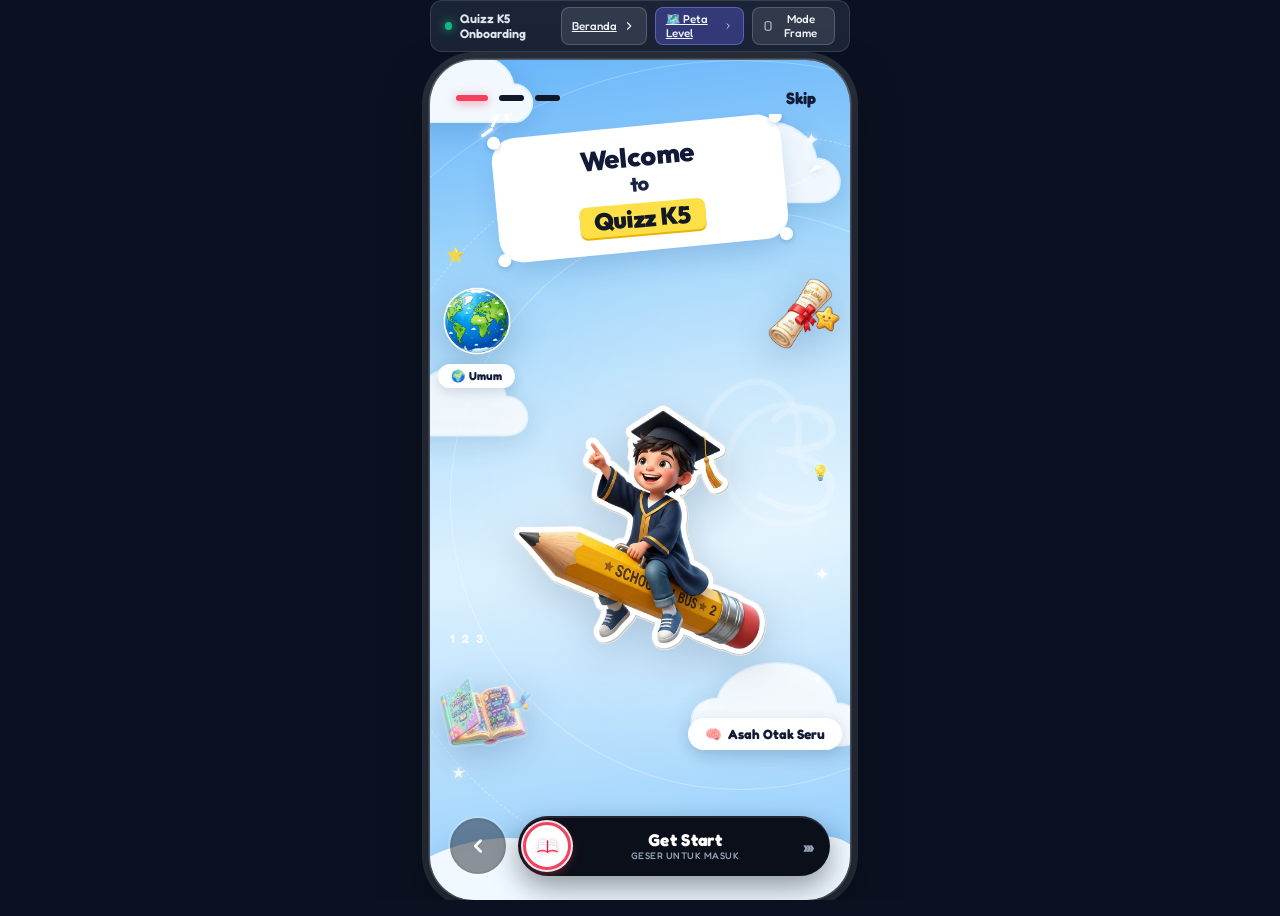
<file: index.html>
<!DOCTYPE html>
<html lang="id">
<head>
  <meta charset="UTF-8">
  <meta name="viewport" content="width=device-width, initial-scale=1.0, maximum-scale=1.0, user-scalable=no, viewport-fit=cover">
  <title>Quizz K5 - Welcome</title>
  <meta name="description" content="Welcome to Quizz K5 - Fun and Interactive Learning Quiz">
  <!-- Google Fonts -->
  <link rel="preconnect" href="https://fonts.googleapis.com">
  <link rel="preconnect" href="https://fonts.gstatic.com" crossorigin>
  <link href="https://fonts.googleapis.com/css2?family=Fredoka:wght@400;500;600;700&family=Outfit:wght@400;500;600;700;800;900&family=Plus+Jakarta+Sans:wght@500;600;700;800&display=swap" rel="stylesheet">
  <link rel="stylesheet" href="style.css">
</head>
<body>
  <div class="viewport-wrapper">
    <!-- Desktop Preview Controls -->
    <div class="preview-toolbar" id="previewToolbar">
      <div class="toolbar-brand">
        <span class="toolbar-dot"></span>
        <span class="toolbar-title">Quizz K5 Onboarding</span>
      </div>
      <div class="toolbar-actions">
        <a href="beranda/index.html" class="toolbar-btn" title="Buka Halaman Dalam Beranda">
          <span>Beranda</span>
          <svg width="14" height="14" viewBox="0 0 24 24" fill="none" stroke="currentColor" stroke-width="2"><polyline points="9 18 15 12 9 6"></polyline></svg>
        </a>
        <a href="peta_level/index.html" class="toolbar-btn" title="Buka Peta 8 Level Quest" style="background: rgba(99, 102, 241, 0.35); border-color: rgba(129, 140, 248, 0.5);">
          <span>🗺️ Peta Level</span>
          <svg width="14" height="14" viewBox="0 0 24 24" fill="none" stroke="currentColor" stroke-width="2"><polyline points="9 18 15 12 9 6"></polyline></svg>
        </a>
        <button class="toolbar-btn" id="toggleFrameBtn" title="Toggle Mobile Mockup Frame">
          <svg width="14" height="14" viewBox="0 0 24 24" fill="none" stroke="currentColor" stroke-width="2"><rect x="5" y="2" width="14" height="20" rx="3"></rect><line x1="12" y1="18" x2="12.01" y2="18"></line></svg>
          <span id="frameModeText">Mode Frame</span>
        </button>
      </div>
    </div>

    <!-- Main Mobile App Screen (Onboarding) -->
    <main class="app-screen" id="appScreen">
      <!-- Background Graphic Accents (Vibrant Sky with Crisp Fluffy Clouds) -->
      <div class="bg-elements" aria-hidden="true">
        <!-- Concentric Radial Wave Rings -->
        <div class="wave-ring wave-1"></div>
        <div class="wave-ring wave-2"></div>
        <div class="wave-ring wave-3"></div>

        <!-- Defined, Visible Fluffy Clouds (High Contrast & Soft Shadows) -->
        <svg class="abstract-cloud cloud-top-left" viewBox="0 0 200 120" fill="none" xmlns="http://www.w3.org/2000/svg">
          <path d="M25 85C12 85 0 74 0 62C0 50 10 40 22 40C26 20 46 5 72 5C98 5 118 20 122 40C134 40 144 50 144 62C144 74 134 85 122 85H25Z" fill="#FFFFFF" fill-opacity="0.95"/>
          <path d="M25 85C12 85 0 74 0 62C0 50 10 40 22 40C26 20 46 5 72 5C98 5 118 20 122 40C134 40 144 50 144 62C144 74 134 85 122 85H25Z" stroke="#E0F2FE" stroke-width="2"/>
        </svg>

        <svg class="abstract-cloud cloud-upper-right" viewBox="0 0 240 140" fill="none" xmlns="http://www.w3.org/2000/svg">
          <path d="M40 105C22 105 8 92 8 76C8 60 22 48 38 48C44 24 70 8 102 8C134 8 160 26 164 52C178 52 192 64 192 80C192 96 178 105 162 105H40Z" fill="#FFFFFF" fill-opacity="0.92"/>
          <path d="M40 105C22 105 8 92 8 76C8 60 22 48 38 48C44 24 70 8 102 8C134 8 160 26 164 52C178 52 192 64 192 80C192 96 178 105 162 105H40Z" stroke="#E0F2FE" stroke-width="2"/>
        </svg>

        <svg class="abstract-cloud cloud-mid-left" viewBox="0 0 220 130" fill="none" xmlns="http://www.w3.org/2000/svg">
          <path d="M30 90C14 90 2 78 2 64C2 50 14 40 28 40C34 18 56 4 82 4C110 4 132 20 136 42C150 42 162 54 162 68C162 82 150 90 136 90H30Z" fill="#FFFFFF" fill-opacity="0.88"/>
          <path d="M30 90C14 90 2 78 2 64C2 50 14 40 28 40C34 18 56 4 82 4C110 4 132 20 136 42C150 42 162 54 162 68C162 82 150 90 136 90H30Z" stroke="#E0F2FE" stroke-width="2"/>
        </svg>

        <svg class="abstract-cloud cloud-lower-right" viewBox="0 0 260 150" fill="none" xmlns="http://www.w3.org/2000/svg">
          <path d="M50 115C30 115 14 100 14 84C14 68 28 56 46 56C54 30 84 12 120 12C158 12 188 32 194 62C212 62 230 76 230 94C230 112 212 115 194 115H50Z" fill="#FFFFFF" fill-opacity="0.9"/>
          <path d="M50 115C30 115 14 100 14 84C14 68 28 56 46 56C54 30 84 12 120 12C158 12 188 32 194 62C212 62 230 76 230 94C230 112 212 115 194 115H50Z" stroke="#E0F2FE" stroke-width="2"/>
        </svg>

        <!-- Bottom Horizon Rolling Clouds -->
        <svg class="abstract-cloud-bottom" viewBox="0 0 420 120" preserveAspectRatio="none" fill="none" xmlns="http://www.w3.org/2000/svg">
          <path d="M0 65C40 40 85 35 130 50C175 65 220 45 265 38C310 30 355 45 390 40C405 38 415 45 420 50V120H0V65Z" fill="#FFFFFF" fill-opacity="0.85"/>
          <path d="M0 75C30 55 70 50 110 62C160 76 210 60 255 52C310 42 360 55 420 60V120H0V75Z" fill="#F0F9FF" fill-opacity="0.95"/>
        </svg>

        <!-- Flying Paper Airplane Doodle -->
        <svg class="airplane-doodle" viewBox="0 0 160 100" fill="none" xmlns="http://www.w3.org/2000/svg">
          <path d="M10 80 C40 85, 60 50, 100 40 C120 35, 135 25, 140 18" stroke="rgba(255,255,255,0.7)" stroke-width="2" stroke-linecap="round" stroke-dasharray="4 4"/>
          <polygon points="145,15 125,24 135,12" fill="#FFFFFF" filter="drop-shadow(0 2px 4px rgba(18,54,102,0.15))"/>
        </svg>

        <!-- Cartoon Outline "ABC" Letters in background right -->
        <svg class="abc-doodle" viewBox="0 0 260 260" fill="none" xmlns="http://www.w3.org/2000/svg">
          <path d="M45 130 C45 90, 80 50, 115 50 C150 50, 175 80, 175 125 C175 140, 180 155, 190 165" stroke="rgba(255,255,255,0.5)" stroke-width="8" stroke-linecap="round" stroke-linejoin="round" stroke-dasharray="1 1"/>
          <path d="M140 100 C155 75, 215 70, 220 105 C225 130, 170 140, 150 140 C190 145, 235 155, 225 195 C215 230, 155 220, 130 205" stroke="rgba(255,255,255,0.6)" stroke-width="9" stroke-linecap="round" stroke-linejoin="round"/>
          <path d="M220 220 C180 250, 120 245, 95 210 C70 175, 80 120, 120 90 C150 70, 190 75, 205 95" stroke="rgba(255,255,255,0.45)" stroke-width="8" stroke-linecap="round"/>
        </svg>

        <!-- Educational Doodles Floating in Sky -->
        <div class="sky-doodle doodle-star1">⭐</div>
        <div class="sky-doodle doodle-star2">✨</div>
        <div class="sky-doodle doodle-bulb">💡</div>
        <div class="sky-doodle doodle-math">1 2 3</div>
        <div class="sky-doodle doodle-plus">+</div>

        <!-- Delicate Sparkles -->
        <div class="sparkle sparkle-1">✦</div>
        <div class="sparkle sparkle-2">✧</div>
        <div class="sparkle sparkle-3">✦</div>
        <div class="sparkle sparkle-4">★</div>
      </div>

      <!-- Top Navigation Bar -->
      <header class="top-nav">
        <!-- Progress Indicators (Red navigation dashes) -->
        <nav class="progress-dashes" aria-label="Navigasi Halaman Quiz">
          <button class="dash-btn active" id="navDash0" aria-label="Slide 1" data-slide="0">
            <span class="dash-indicator"></span>
          </button>
          <button class="dash-btn" id="navDash1" aria-label="Slide 2" data-slide="1">
            <span class="dash-indicator"></span>
          </button>
          <button class="dash-btn" id="navDash2" aria-label="Slide 3" data-slide="2">
            <span class="dash-indicator"></span>
          </button>
        </nav>

        <!-- Skip Button (Jumps directly to Beranda) -->
        <button class="skip-btn" id="skipBtn" type="button" aria-label="Skip onboarding to Home">
          Skip
        </button>
      </header>

      <!-- NEATLY ARRANGED FLOATING LEARNING ELEMENTS (Enlarged & Animated, No Overlap) -->
      <!-- 1. Mid-Left: 3D Earth Globe + "Umum" Badge -->
      <div class="ambient-badge-wrap ambient-left" id="wrapGlobe">
        <div class="floating-item item-globe" id="floatingGlobe" title="Planet Bumi Pengetahuan">
          <img src="assets/element_globe.webp" alt="Planet Bumi 3D" class="float-img" draggable="false">
        </div>
        <div class="chip-left" id="chipLeft">
          <span class="chip-icon">🌍</span>
          <span class="chip-text">Umum</span>
        </div>
      </div>

      <!-- 2. Mid-Right: 3D Diploma & Gold Star Certificate -->
      <div class="ambient-badge-wrap ambient-right" id="wrapDiploma">
        <div class="floating-item item-diploma" id="floatingDiploma" title="Ijazah & Bintang Juara">
          <img src="assets/element_diploma.webp" alt="Sertifikat 3D" class="float-img" draggable="false">
        </div>
      </div>

      <!-- 3. Lower-Left: 3D Magic Open Book (Elevated & Enlarged) -->
      <div class="ambient-badge-wrap ambient-bottom-left" id="wrapBook">
        <div class="floating-item item-book" id="floatingBook" title="Buku Pelajaran Ajaib">
          <img src="assets/element_book.webp" alt="Buku Ajaib 3D" class="float-img" draggable="false">
        </div>
      </div>

      <!-- 4. Lower-Right: Creative Brain Challenge Badge (Elevated & Enlarged) -->
      <div class="ambient-badge-wrap ambient-bottom-right" id="wrapBrain">
        <div class="chip-right" id="chipRight">
          <span class="chip-icon">🧠</span>
          <span class="chip-text">Asah Otak Seru</span>
        </div>
      </div>

      <!-- Carousel Container (Slides) -->
      <div class="carousel-container" id="carouselContainer">
        <div class="carousel-track" id="carouselTrack">

          <!-- SLIDE 1 (MATCHES REFERENCE IMAGE EXACTLY - BALANCED & SPACIOUS) -->
          <div class="carousel-slide slide-active" data-index="0">
            <!-- Tilted Board with 4 Corner Pins -->
            <div class="welcome-section">
              <div class="card-wrapper">
                <div class="burst-sparkles" aria-hidden="true">
                  <span class="ray ray-1"></span>
                  <span class="ray ray-2"></span>
                  <span class="ray ray-3"></span>
                </div>
                <div class="welcome-card">
                  <div class="corner-pin pin-tl"></div>
                  <div class="corner-pin pin-tr"></div>
                  <div class="corner-pin pin-bl"></div>
                  <div class="corner-pin pin-br"></div>
                  <div class="card-inner-content">
                    <h1 class="welcome-title">
                      <span class="title-line title-welcome">Welcome</span>
                      <span class="title-line title-to">to</span>
                      <span class="title-line title-highlight-wrap">
                        <span class="title-highlight">Quizz K5</span>
                      </span>
                    </h1>
                  </div>
                </div>
              </div>
            </div>

            <!-- Hero Character: Boy on Flying Pencil (Static, No Bobbing Animation) -->
            <div class="hero-character-section">
              <div class="character-container">
                <div class="character-inner character-static">
                  <img 
                    src="assets/character.webp" 
                    alt="Siswa ceria mengendarai pensil kuning terbang"
                    class="hero-img hero-boy"
                    id="heroCharacter"
                    draggable="false"
                  />
                </div>
              </div>
            </div>
          </div>

          <!-- SLIDE 2: Raih Bintang & Skor Juara -->
          <div class="carousel-slide" data-index="1">
            <div class="welcome-section">
              <div class="card-wrapper">
                <div class="burst-sparkles" aria-hidden="true">
                  <span class="ray ray-1"></span>
                  <span class="ray ray-2"></span>
                  <span class="ray ray-3"></span>
                </div>
                <div class="welcome-card card-slide2">
                  <div class="corner-pin pin-tl"></div>
                  <div class="corner-pin pin-tr"></div>
                  <div class="corner-pin pin-bl"></div>
                  <div class="corner-pin pin-br"></div>
                  <div class="card-inner-content">
                    <h2 class="welcome-title">
                      <span class="title-line title-welcome">Raih Bintang</span>
                      <span class="title-line title-to">&amp; Skor</span>
                      <span class="title-line title-highlight-wrap">
                        <span class="title-highlight">Terbaikmu</span>
                      </span>
                    </h2>
                  </div>
                </div>
              </div>
            </div>

            <!-- Hero Character: Girl with Golden Star Trophy (Static) -->
            <div class="hero-character-section">
              <div class="character-container">
                <div class="character-inner character-static">
                  <img 
                    src="assets/character2.webp" 
                    alt="Siswi berprestasi memegang piala bintang emas dan kartu kuis"
                    class="hero-img hero-trophy"
                    draggable="false"
                  />
                </div>
              </div>
            </div>
          </div>

          <!-- SLIDE 3: Siap Untuk Memulai Tantangan -->
          <div class="carousel-slide" data-index="2">
            <div class="welcome-section">
              <div class="card-wrapper">
                <div class="burst-sparkles" aria-hidden="true">
                  <span class="ray ray-1"></span>
                  <span class="ray ray-2"></span>
                  <span class="ray ray-3"></span>
                </div>
                <div class="welcome-card card-slide3">
                  <div class="corner-pin pin-tl"></div>
                  <div class="corner-pin pin-tr"></div>
                  <div class="corner-pin pin-bl"></div>
                  <div class="corner-pin pin-br"></div>
                  <div class="card-inner-content">
                    <h2 class="welcome-title">
                      <span class="title-line title-welcome">Siap Untuk</span>
                      <span class="title-line title-to">Memulai</span>
                      <span class="title-line title-highlight-wrap">
                        <span class="title-highlight">Tantangan?</span>
                      </span>
                    </h2>
                  </div>
                </div>
              </div>
            </div>

            <!-- Hero Character: Student Ready with Checklist (Static) -->
            <div class="hero-character-section">
              <div class="character-container">
                <div class="character-inner character-static">
                  <img 
                    src="assets/character3.webp" 
                    alt="Siswa siap kuis dengan checklist kelulusan"
                    class="hero-img hero-ready"
                    draggable="false"
                  />
                </div>
              </div>
            </div>
          </div>

        </div>
      </div>

      <!-- Bottom Action Bar / Draggable Slider (Slide to Start -> Navigates to home.html) -->
      <footer class="bottom-action-bar">
        <!-- Left Circular Back Button -->
        <button class="circle-btn-back disabled" id="backBtn" type="button" aria-label="Halaman sebelumnya">
          <svg width="22" height="22" viewBox="0 0 24 24" fill="none" stroke="currentColor" stroke-width="2.8" stroke-linecap="round" stroke-linejoin="round">
            <polyline points="15 18 9 12 15 6"></polyline>
          </svg>
        </button>

        <!-- Right Draggable Slider Pill Button (Slide to Start / Geser) -->
        <div class="slider-pill-container" id="sliderPillContainer">
          <!-- Active Color Progress Fill (Follows Thumb Drag) -->
          <div class="slider-fill-track" id="sliderFillTrack"></div>

          <!-- Draggable Thumb Knob (Pink rimmed circle with open book icon) -->
          <div class="slider-thumb-handle" id="sliderThumb" role="slider" aria-label="Geser untuk Memulai" aria-valuemin="0" aria-valuemax="100" aria-valuenow="0" tabindex="0">
            <div class="book-badge">
              <div class="book-icon-wrapper">
                <svg viewBox="0 0 36 36" fill="none" class="book-svg">
                  <!-- Book Pages / Spine -->
                  <path d="M18 10C14.5 7.5 9 7.8 5 10V25C9 23 14.5 22.8 18 25V10Z" fill="#FFFFFF" stroke="#E2E8F0" stroke-width="1.2"/>
                  <path d="M18 10C21.5 7.5 27 7.8 31 10V25C27 23 21.5 22.8 18 25V10Z" fill="#F8FAFC" stroke="#E2E8F0" stroke-width="1.2"/>
                  <!-- Page edge lines -->
                  <path d="M7 13C10.5 11.2 15 11.2 17 12.5" stroke="#CBD5E1" stroke-width="1" stroke-linecap="round"/>
                  <path d="M7 16.5C10.5 14.7 15 14.7 17 16" stroke="#CBD5E1" stroke-width="1" stroke-linecap="round"/>
                  <path d="M19 12.5C21 11.2 25.5 11.2 29 13" stroke="#CBD5E1" stroke-width="1" stroke-linecap="round"/>
                  <path d="M19 16C21 14.7 25.5 14.7 29 16.5" stroke="#CBD5E1" stroke-width="1" stroke-linecap="round"/>
                  <!-- Book Cover Border / Outline in Pink/Red -->
                  <path d="M4 25.5C8 23.5 14 23.2 18 25.8C22 23.2 28 23.5 32 25.5" stroke="#F43F5E" stroke-width="2" stroke-linecap="round"/>
                  <path d="M18 10V26" stroke="#E11D48" stroke-width="2" stroke-linecap="round"/>
                </svg>
              </div>
            </div>
            <!-- Swipe drag hint ripples -->
            <div class="thumb-pulse-ring"></div>
          </div>

          <!-- Center Slider Text Label -->
          <div class="slider-text-label" id="sliderTextLabel">
            <span class="main-label">Get Start</span>
            <span class="sub-label">Geser untuk Masuk</span>
          </div>

          <!-- Triple Chevron Chevrons (Right End) -->
          <div class="triple-arrow" id="sliderArrows" aria-hidden="true">
            <span class="arr arr-1">›</span>
            <span class="arr arr-2">›</span>
            <span class="arr arr-3">›</span>
          </div>
        </div>
      </footer>

      <!-- Interactive Modal / Feedback Toast -->
      <div class="toast-notification" id="toastNotification" role="alert" aria-live="polite">
        <span class="toast-icon">🚀</span>
        <span class="toast-msg" id="toastMsg">Menyiapkan Kuis K5...</span>
      </div>

      <!-- Confetti Particles Container -->
      <div class="confetti-container" id="confettiContainer" aria-hidden="true"></div>
    </main>
  </div>

  <script src="script.js"></script>
</body>
</html>
</file>
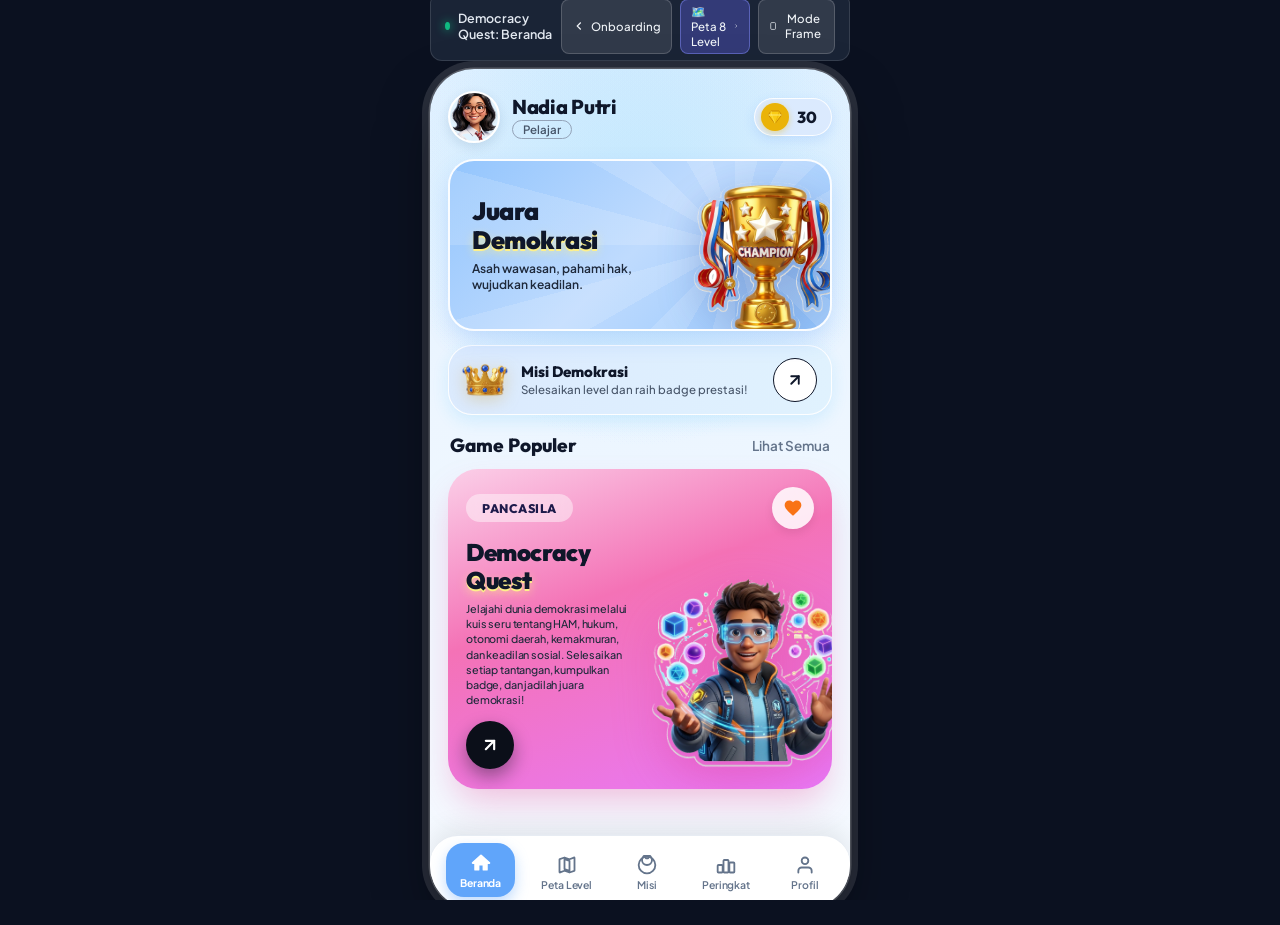
<file: beranda/index.html>
<!DOCTYPE html>
<html lang="id">
<head>
  <meta charset="UTF-8">
  <meta name="viewport" content="width=device-width, initial-scale=1.0, maximum-scale=1.0, user-scalable=no, viewport-fit=cover">
  <title>Democracy Quest - Beranda Kuis PKN</title>
  <meta name="description" content="Democracy Quest - Kuis Pendidikan Pancasila & Demokrasi Kelas XI">
  <!-- Google Fonts: Outfit & Plus Jakarta Sans & Fredoka -->
  <link rel="preconnect" href="https://fonts.googleapis.com">
  <link rel="preconnect" href="https://fonts.gstatic.com" crossorigin>
  <link href="https://fonts.googleapis.com/css2?family=Fredoka:wght@400;500;600;700&family=Outfit:wght@400;500;600;700;800;900&family=Plus+Jakarta+Sans:wght@400;500;600;700;800&display=swap" rel="stylesheet">
  <link rel="stylesheet" href="style.css">
  <link rel="stylesheet" href="../components/navbar.css">
</head>
<body>
  <div class="viewport-wrapper">
    <!-- Desktop Preview Controls -->
    <div class="preview-toolbar" id="previewToolbar">
      <div class="toolbar-brand">
        <span class="toolbar-dot"></span>
        <span class="toolbar-title">Democracy Quest: Beranda</span>
      </div>
      <div class="toolbar-actions">
        <a href="../index.html" class="toolbar-btn" title="Kembali ke Halaman Pertama Onboarding">
          <svg width="14" height="14" viewBox="0 0 24 24" fill="none" stroke="currentColor" stroke-width="2"><polyline points="15 18 9 12 15 6"></polyline></svg>
          <span>Onboarding</span>
        </a>
        <a href="../peta_level/index.html" class="toolbar-btn" title="Buka Halaman Peta 8 Level Tersendiri" style="background: rgba(99, 102, 241, 0.35); border-color: rgba(129, 140, 248, 0.5);">
          <span>🗺️ Peta 8 Level</span>
          <svg width="14" height="14" viewBox="0 0 24 24" fill="none" stroke="currentColor" stroke-width="2"><polyline points="9 18 15 12 9 6"></polyline></svg>
        </a>
        <button class="toolbar-btn" id="toggleFrameBtn" title="Toggle Frame Mode">
          <svg width="14" height="14" viewBox="0 0 24 24" fill="none" stroke="currentColor" stroke-width="2"><rect x="5" y="2" width="14" height="20" rx="3"></rect><line x1="12" y1="18" x2="12.01" y2="18"></line></svg>
          <span id="frameModeText">Mode Frame</span>
        </button>
      </div>
    </div>

    <!-- MAIN APP SCREEN (BERANDA) -->
    <main class="app-screen home-screen" id="appScreen">
      <!-- Background Sky Sunburst Rays -->
      <div class="home-bg-rays" aria-hidden="true">
        <div class="sunburst-ray ray-1"></div>
        <div class="sunburst-ray ray-2"></div>
        <div class="sunburst-ray ray-3"></div>
        <div class="sunburst-ray ray-4"></div>
      </div>

      <!-- Scrollable Content Area -->
      <div class="home-scroll-content" id="homeScrollContent">

        <!-- 1. PROFIL PENGGUNA (USER HEADER) -->
        <header class="home-user-header">
          <div class="user-profile-left">
            <div class="user-avatar-wrapper">
              <img src="../assets/avatar_nadia.webp" alt="Avatar Nadia Putri" class="user-avatar-img">
            </div>
            <div class="user-info">
              <h1 class="user-name">Nadia Putri</h1>
              <span class="user-role-badge">Pelajar</span>
            </div>
          </div>

          <!-- Gem / Coin Badge Pill -->
          <div class="user-gem-badge" id="gemBadge" role="button" tabindex="0" title="Koin Demokrasi">
            <div class="gem-icon-circle">
              <svg width="20" height="20" viewBox="0 0 24 24" class="gem-svg" fill="none">
                <path d="M6 3H18L22 9L12 22L2 9L6 3Z" fill="#FACC15" stroke="#CA8A04" stroke-width="1.5" stroke-linejoin="round"/>
                <path d="M12 22L7 9L6 3" stroke="#FDE047" stroke-width="1.2"/>
                <path d="M12 22L17 9L18 3" stroke="#EAB308" stroke-width="1.2"/>
                <path d="M2 9H22" stroke="#FEF08A" stroke-width="1.2"/>
              </svg>
            </div>
            <span class="gem-count" id="gemCount">30</span>
          </div>
        </header>

        <!-- 2. BANNER UTAMA ("Juara Demokrasi") -->
        <section class="banner-utama" id="bannerUtama">
          <!-- Subtle sunburst stripes inside banner -->
          <div class="banner-pattern" aria-hidden="true"></div>

          <div class="banner-text-content">
            <h2 class="banner-title">
              <span class="banner-title-line">Juara</span>
              <span class="banner-title-line highlight-word">Demokrasi</span>
            </h2>
            <p class="banner-subtitle">Asah wawasan, pahami hak, wujudkan keadilan.</p>
          </div>

          <div class="banner-graphic-wrap">
            <img src="../assets/trophy_banner.webp" alt="Piala Juara Demokrasi 3D Emas" class="banner-trophy-img" draggable="false">
          </div>
        </section>

        <!-- 3. KARTU PROMOSI ("Misi Demokrasi") -->
        <section class="promo-card" id="promoCard">
          <div class="promo-left-graphic">
            <img src="../assets/crown_promo.webp" alt="Mahkota Misi Demokrasi 3D" class="promo-crown-img" draggable="false">
          </div>
          <div class="promo-info">
            <h3 class="promo-title">Misi Demokrasi</h3>
            <p class="promo-desc">Selesaikan level dan raih badge prestasi!</p>
          </div>
          <button class="promo-action-btn" id="promoActionBtn" type="button" aria-label="Buka Misi Demokrasi">
            <svg width="18" height="18" viewBox="0 0 24 24" fill="none" stroke="currentColor" stroke-width="2.5" stroke-linecap="round" stroke-linejoin="round">
              <line x1="7" y1="17" x2="17" y2="7"></line>
              <polyline points="7 7 17 7 17 17"></polyline>
            </svg>
          </button>
        </section>

        <!-- 4. JUDUL BAGIAN GAME ("Game Populer" & "Lihat Semua") -->
        <div class="section-game-header">
          <h3 class="section-title">Game Populer</h3>
          <a href="../peta_level/index.html" class="btn-see-all" id="seeAllBtn" style="text-decoration: none;">Lihat Semua</a>
        </div>

        <!-- 5. KARTU GAME UTAMA ("Democracy Quest") -->
        <section class="main-game-card" id="mainGameCard">
          <!-- Top Row: Badge PANCASILA & Favorite Heart Button -->
          <div class="game-card-top-row">
            <span class="badge-pancasila">PANCASILA</span>
            <button class="btn-favorite" id="btnFavorite" type="button" aria-label="Favoritkan game">
              <svg width="20" height="20" viewBox="0 0 24 24" fill="#F97316" class="heart-svg">
                <path d="M12 21.35L10.55 20.03C5.4 15.36 2 12.28 2 8.5C2 5.42 4.42 3 7.5 3C9.24 3 10.91 3.81 12 5.09C13.09 3.81 14.76 3 16.5 3C19.58 3 22 5.42 22 8.5C22 12.28 18.6 15.36 13.45 20.04L12 21.35Z"/>
              </svg>
            </button>
          </div>

          <!-- Card Content (Spaced so it does not collide with hero character) -->
          <div class="game-card-content">
            <h4 class="game-card-title">
              Democracy <span class="highlight-pink">Quest</span>
            </h4>
            <p class="game-card-desc">
              Jelajahi dunia demokrasi melalui kuis seru tentang HAM, hukum, otonomi daerah, kemakmuran, dan keadilan sosial. Selesaikan setiap tantangan, kumpulkan badge, dan jadilah juara demokrasi!
            </p>
          </div>

          <!-- Bottom Action Button: Black Circle with Arrow -->
          <button class="game-card-play-btn" id="gameCardPlayBtn" type="button" aria-label="Mulai Main Democracy Quest">
            <svg width="20" height="20" viewBox="0 0 24 24" fill="none" stroke="#FFFFFF" stroke-width="2.6" stroke-linecap="round" stroke-linejoin="round">
              <line x1="7" y1="17" x2="17" y2="7"></line>
              <polyline points="7 7 17 7 17 17"></polyline>
            </svg>
          </button>

          <!-- 3D Futuristic Hero Character -->
          <div class="game-card-character-wrap">
            <img src="../assets/hero_democracy.webp" alt="Karakter 3D Democracy Quest dengan Kacamata Pintar" class="game-hero-img" draggable="false">
          </div>
        </section>

      </div>

      <!-- 6. NAVIGASI BAWAH (Shared Component: Beranda | Peta Level | Misi | Peringkat | Profil) -->
      <nav class="bottom-nav-bar" id="appNavbar" data-active="beranda" aria-label="Navigasi Utama"></nav>

      <!-- Toast Feedback -->
      <div class="toast-notification" id="toastNotification" role="alert" aria-live="polite">
        <span class="toast-icon">🚀</span>
        <span class="toast-msg" id="toastMsg">Menuju Peta Level...</span>
      </div>

      <!-- Confetti Particles Container -->
      <div class="confetti-container" id="confettiContainer" aria-hidden="true"></div>
    </main>
  </div>

  <script src="script.js"></script>
  <script src="../components/navbar.js"></script>
</body>
</html>
</file>
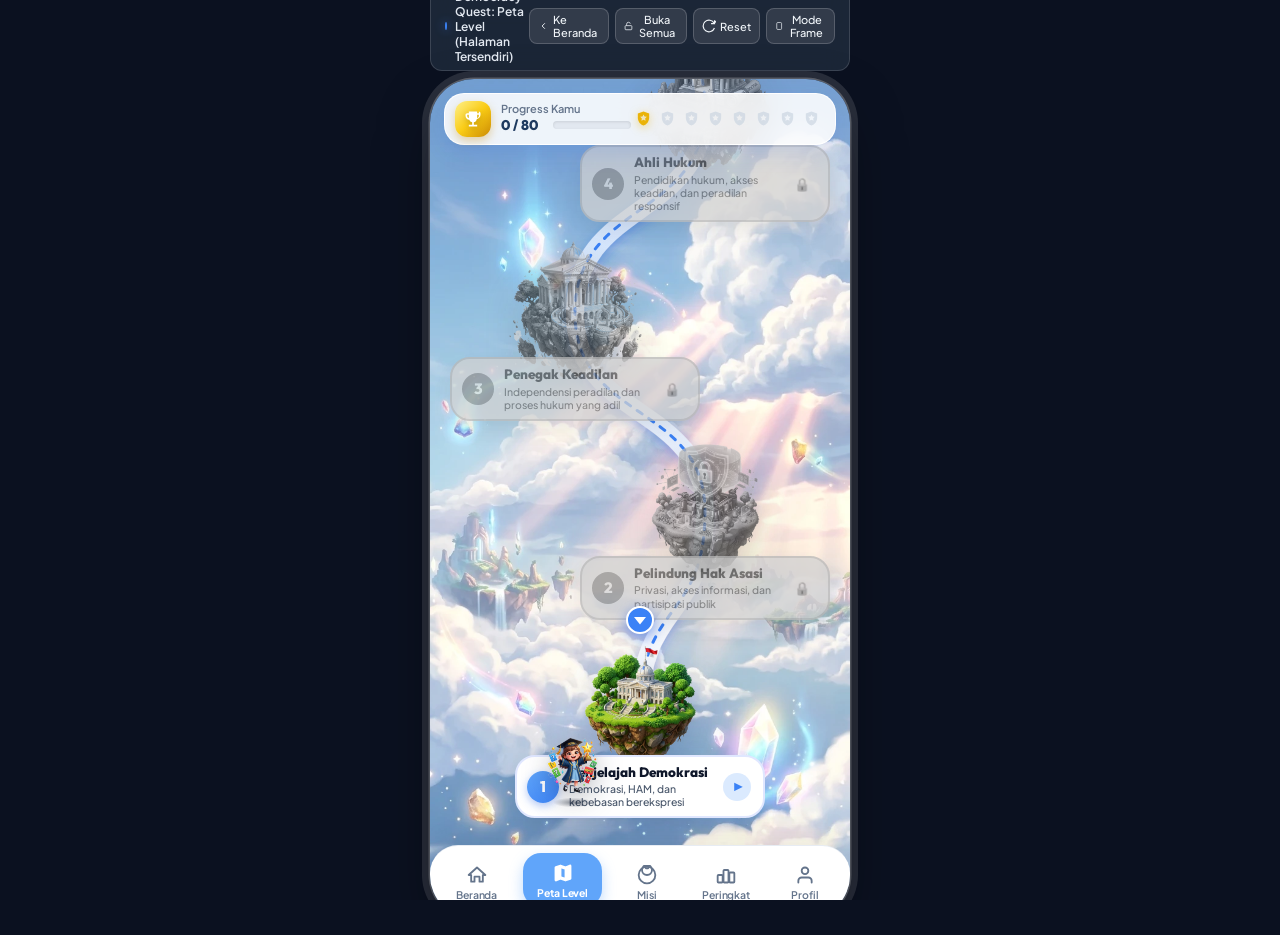
<file: peta_level/index.html>
<!DOCTYPE html>
<html lang="id">
<head>
  <meta charset="UTF-8">
  <meta name="viewport" content="width=device-width, initial-scale=1.0, maximum-scale=1.0, user-scalable=no, viewport-fit=cover">
  <title>Democracy Quest - Peta 8 Level Kuis PKN</title>
  <meta name="description" content="Peta 8 Level Democracy Quest - Jelajahi level kuis Pendidikan Pancasila & Demokrasi Kelas XI">
  <!-- Google Fonts -->
  <link rel="preconnect" href="https://fonts.googleapis.com">
  <link rel="preconnect" href="https://fonts.gstatic.com" crossorigin>
  <link href="https://fonts.googleapis.com/css2?family=Fredoka:wght@400;500;600;700&family=Outfit:wght@400;500;600;700;800;900&family=Plus+Jakarta+Sans:wght@400;500;600;700;800&family=Caveat:wght@700&display=swap" rel="stylesheet">
  <link rel="stylesheet" href="style.css">
  <link rel="stylesheet" href="../components/navbar.css">
</head>
<body>
  <div class="viewport-wrapper">
    <!-- Desktop Preview Controls -->
    <div class="preview-toolbar" id="previewToolbar">
      <div class="toolbar-brand">
        <span class="toolbar-dot"></span>
        <span class="toolbar-title">Democracy Quest: Peta Level (Halaman Tersendiri)</span>
      </div>
      <div class="toolbar-actions">
        <a href="../beranda/index.html" class="toolbar-btn" title="Kembali ke Beranda Utama">
          <svg width="14" height="14" viewBox="0 0 24 24" fill="none" stroke="currentColor" stroke-width="2"><polyline points="15 18 9 12 15 6"></polyline></svg>
          <span>Ke Beranda</span>
        </a>
        <button class="toolbar-btn" id="btnUnlockAll" title="Buka Semua Level (Uji Coba Warna Asli)">
          <svg width="14" height="14" viewBox="0 0 24 24" fill="none" stroke="currentColor" stroke-width="2"><rect x="3" y="11" width="18" height="11" rx="2" ry="2"></rect><path d="M7 11V7a5 5 0 0 1 9.9-1"></path></svg>
          <span id="unlockAllText">Buka Semua</span>
        </button>
        <button class="toolbar-btn" id="btnResetProgress" title="Reset Level ke Awal (Level 1)">
          <svg width="14" height="14" viewBox="0 0 24 24" fill="none" stroke="currentColor" stroke-width="2"><path d="M21.5 2v6h-6M21.34 15.57a10 10 0 1 1-.57-8.38l5.67-5.67"/></svg>
          <span>Reset</span>
        </button>
        <button class="toolbar-btn" id="toggleFrameBtn" title="Toggle Frame Mode">
          <svg width="14" height="14" viewBox="0 0 24 24" fill="none" stroke="currentColor" stroke-width="2"><rect x="5" y="2" width="14" height="20" rx="3"></rect><line x1="12" y1="18" x2="12.01" y2="18"></line></svg>
          <span id="frameModeText">Mode Frame</span>
        </button>
      </div>
    </div>

    <!-- MAIN APP SCREEN (PETA 8 LEVEL SKY QUEST) -->
    <main class="app-screen quest-map-screen" id="appScreen">

      <!-- TOP STICKY BAR: PROGRESS & BADGES -->
      <header class="quest-top-bar" id="questTopBar">
        <!-- Left: Gold Medal + Progress Kamu -->
        <div class="progress-info-pill">
          <div class="trophy-gold-icon">
            <svg width="20" height="20" viewBox="0 0 24 24" fill="currentColor">
              <path d="M19 5h-2V3H7v2H5c-1.1 0-2 .9-2 2v1c0 2.55 1.92 4.63 4.39 4.94A5.01 5.01 0 0 0 11 15.9V19H7v2h10v-2h-4v-3.1c1.86-.39 3.32-1.8 3.61-3.96C19.08 11.63 21 9.55 21 7V5c0-1.1-.9-2-2-2zM5 8V7h2v3.82C5.84 10.4 5 9.3 5 8zm14 0c0 1.3-.84 2.4-2 2.82V7h2v1z"/>
            </svg>
          </div>
          <div class="progress-text-block">
            <span class="progress-label">Progress Kamu</span>
            <div class="progress-bar-row">
              <span class="progress-score" id="progressScore">0 / 80</span>
              <div class="progress-track">
                <div class="progress-fill" id="progressFill" style="width: 0%;"></div>
              </div>
            </div>
          </div>
        </div>

        <!-- Right: 8 Badge Medals (Active = Gold, Locked = Silver) -->
        <div class="badge-medals-row" id="badgeMedalsRow">
          <!-- Populated dynamically via JS: 8 star shield medals -->
        </div>
      </header>

      <!-- SCROLLABLE QUEST MAP CONTENT -->
      <div class="map-scroll-viewport" id="mapScrollViewport">

        <!-- FANTASY SKY BACKGROUND WITH VOLUMETRIC CLOUDS & RAYS (HD WEBP) -->
        <div class="map-sky-backdrop" aria-hidden="true">
          <div class="sky-generated-bg"></div>
          <div class="sky-cloud cloud-1"></div>
          <div class="sky-cloud cloud-2"></div>
          <div class="sky-cloud cloud-3"></div>
          <div class="sky-cloud cloud-4"></div>
        </div>

        <!-- TOP LEFT: HANGING WOODEN SIGN BOARD -->
        <aside class="wooden-sign-board" id="woodenSignBoard" aria-label="Informasi Level">
          <div class="wooden-sign-inner">
            <div class="wooden-sign-text">
              <span class="wooden-sign-title">Jelajahi 8 Level</span>
              <span class="wooden-sign-sub">Menuju Jadi<br>Juara Demokrasi!</span>
            </div>
            <div class="wooden-compass-badge" title="Kompas Demokrasi">
              <svg width="22" height="22" viewBox="0 0 24 24" class="compass-svg" fill="none">
                <circle cx="12" cy="12" r="10" stroke="#fef08a" stroke-width="2"/>
                <polygon points="12,5 15,12 12,19 9,12" fill="#ef4444"/>
                <polygon points="12,19 15,12 12,5 9,12" fill="#3b82f6"/>
                <circle cx="12" cy="12" r="2.5" fill="#facc15" stroke="#78350f" stroke-width="1"/>
              </svg>
            </div>
          </div>
          <!-- Wooden Post Pegs -->
          <div class="wood-peg left"></div>
          <div class="wood-peg right"></div>
        </aside>

        <!-- DYNAMIC SVG WINDING PATH CONNECTING LEVEL 1 TO LEVEL 8 -->
        <svg class="map-winding-path-svg" id="mapWindingPathSvg" viewBox="0 0 380 1500" aria-hidden="true">
          <defs>
            <linearGradient id="pathGradient" x1="0%" y1="100%" x2="0%" y2="0%">
              <stop offset="0%" stop-color="#ffffff" stop-opacity="0.95"/>
              <stop offset="30%" stop-color="#dbeafe" stop-opacity="0.95"/>
              <stop offset="70%" stop-color="#bfdbfe" stop-opacity="0.95"/>
              <stop offset="100%" stop-color="#93c5fd" stop-opacity="0.95"/>
            </linearGradient>
            <filter id="pathGlow" x="-25%" y="-25%" width="150%" height="150%">
              <feDropShadow dx="0" dy="4" stdDeviation="6" flood-color="#2563eb" flood-opacity="0.4"/>
            </filter>
          </defs>
          <path id="questPathLine" class="quest-path-line" d="" fill="none" stroke="url(#pathGradient)" stroke-width="18" stroke-linecap="round" stroke-linejoin="round" filter="url(#pathGlow)"/>
          <path id="questPathDashes" class="quest-path-dashes" d="" fill="none" stroke="#3b82f6" stroke-width="3" stroke-dasharray="6,8" stroke-linecap="round"/>
        </svg>

        <!-- DYNAMIC ADVENTURER WALKER CHARACTER (WALKS FOLLOWING LEVEL) -->
        <div class="quest-walker-character" id="questWalkerCharacter" title="Karakter Petualang">
          <div class="walker-avatar-wrap">
            <img src="../assets/hd_elements/hero_walker.webp" alt="Karakter Petualang Menjelajahi Level" class="walker-img">
            <div class="walker-shadow"></div>
          </div>
        </div>

        <!-- THE 8 FLOATING ISLANDS CONTAINER -->
        <div class="floating-islands-stream" id="floatingIslandsStream">

          <!-- ================= LEVEL 8: MASTER DEMOKRASI (TOP SUMMIT) ================= -->
          <div class="level-node-item level-pos-center locked" id="levelNode8" data-level="8">
            <div class="island-stage-anchor">
              <div class="island-graphic-wrap">
                <img src="../assets/hd_elements/island_8.webp" alt="Istana Master Demokrasi Emas" class="island-img" loading="eager">
              </div>
              <div class="island-card-box" role="button" tabindex="0" aria-label="Level 8: Master Demokrasi">
                <div class="level-num-badge">8</div>
                <div class="level-card-text">
                  <h3 class="level-title">Master Demokrasi</h3>
                  <p class="level-desc">Analisis kasus dan penerapan semua materi</p>
                </div>
                <div class="level-status-icon">
                  <span class="icon-lock">🔒</span>
                </div>
              </div>
            </div>
          </div>

          <!-- ================= LEVEL 7: PEJUANG KEADILAN SOSIAL (LEFT) ================= -->
          <div class="level-node-item level-pos-left locked" id="levelNode7" data-level="7">
            <div class="island-stage-anchor">
              <div class="island-graphic-wrap">
                <img src="../assets/hd_elements/island_7.webp" alt="Monumen Pejuang Keadilan Sosial" class="island-img" loading="eager">
              </div>
              <div class="island-card-box" role="button" tabindex="0" aria-label="Level 7: Pejuang Keadilan Sosial">
                <div class="level-num-badge">7</div>
                <div class="level-card-text">
                  <h3 class="level-title">Pejuang Keadilan Sosial</h3>
                  <p class="level-desc">Kesetaraan kesempatan dan distribusi sumber daya</p>
                </div>
                <div class="level-status-icon">
                  <span class="icon-lock">🔒</span>
                </div>
              </div>
            </div>
          </div>

          <!-- ================= LEVEL 6: ARSITEK KEMAKMURAN (RIGHT) ================= -->
          <div class="level-node-item level-pos-right locked" id="levelNode6" data-level="6">
            <div class="island-stage-anchor">
              <div class="island-graphic-wrap">
                <img src="../assets/hd_elements/island_6.webp" alt="Kota Arsitek Kemakmuran Berkelanjutan" class="island-img" loading="eager">
              </div>
              <div class="island-card-box" role="button" tabindex="0" aria-label="Level 6: Arsitek Kemakmuran">
                <div class="level-num-badge">6</div>
                <div class="level-card-text">
                  <h3 class="level-title">Arsitek Kemakmuran</h3>
                  <p class="level-desc">Pembangunan berkelanjutan dan kesejahteraan masyarakat</p>
                </div>
                <div class="level-status-icon">
                  <span class="icon-lock">🔒</span>
                </div>
              </div>
            </div>
          </div>

          <!-- ================= LEVEL 5: PENGGERAK DAERAH (LEFT) ================= -->
          <div class="level-node-item level-pos-left locked" id="levelNode5" data-level="5">
            <div class="island-stage-anchor">
              <div class="island-graphic-wrap">
                <img src="../assets/hd_elements/island_5.webp" alt="Gedung Penggerak Daerah Otonomi" class="island-img" loading="eager">
              </div>
              <div class="island-card-box" role="button" tabindex="0" aria-label="Level 5: Penggerak Daerah">
                <div class="level-num-badge">5</div>
                <div class="level-card-text">
                  <h3 class="level-title">Penggerak Daerah</h3>
                  <p class="level-desc">Otonomi daerah dan pemberdayaan masyarakat</p>
                </div>
                <div class="level-status-icon">
                  <span class="icon-lock">🔒</span>
                </div>
              </div>
            </div>
          </div>

          <!-- ================= LEVEL 4: AHLI HUKUM (RIGHT) ================= -->
          <div class="level-node-item level-pos-right locked" id="levelNode4" data-level="4">
            <div class="island-stage-anchor">
              <div class="island-graphic-wrap">
                <img src="../assets/hd_elements/island_4.webp" alt="Kuil Ahli Hukum dan Keadilan" class="island-img" loading="eager">
              </div>
              <div class="island-card-box" role="button" tabindex="0" aria-label="Level 4: Ahli Hukum">
                <div class="level-num-badge">4</div>
                <div class="level-card-text">
                  <h3 class="level-title">Ahli Hukum</h3>
                  <p class="level-desc">Pendidikan hukum, akses keadilan, dan peradilan responsif</p>
                </div>
                <div class="level-status-icon">
                  <span class="icon-lock">🔒</span>
                </div>
              </div>
            </div>
          </div>

          <!-- ================= LEVEL 3: PENEGAK KEADILAN (LEFT) ================= -->
          <div class="level-node-item level-pos-left locked" id="levelNode3" data-level="3">
            <div class="island-stage-anchor">
              <div class="island-graphic-wrap">
                <img src="../assets/hd_elements/island_3.webp" alt="Mahkamah Penegak Keadilan" class="island-img" loading="eager">
              </div>
              <div class="island-card-box" role="button" tabindex="0" aria-label="Level 3: Penegak Keadilan">
                <div class="level-num-badge">3</div>
                <div class="level-card-text">
                  <h3 class="level-title">Penegak Keadilan</h3>
                  <p class="level-desc">Independensi peradilan dan proses hukum yang adil</p>
                </div>
                <div class="level-status-icon">
                  <span class="icon-lock">🔒</span>
                </div>
              </div>
            </div>
          </div>

          <!-- ================= LEVEL 2: PELINDUNG HAK ASASI (RIGHT) ================= -->
          <div class="level-node-item level-pos-right locked" id="levelNode2" data-level="2">
            <div class="island-stage-anchor">
              <div class="island-graphic-wrap">
                <img src="../assets/hd_elements/island_2.webp" alt="Benteng Digital Pelindung Hak Asasi" class="island-img" loading="eager">
              </div>
              <div class="island-card-box" role="button" tabindex="0" aria-label="Level 2: Pelindung Hak Asasi">
                <div class="level-num-badge">2</div>
                <div class="level-card-text">
                  <h3 class="level-title">Pelindung Hak Asasi</h3>
                  <p class="level-desc">Privasi, akses informasi, dan partisipasi publik</p>
                </div>
                <div class="level-status-icon">
                  <span class="icon-lock">🔒</span>
                </div>
              </div>
            </div>
          </div>

          <!-- ================= LEVEL 1: PENJELAJAH DEMOKRASI (BOTTOM - CURRENT UNLOCKED) ================= -->
          <div class="level-node-item level-pos-center unlocked current-active" id="levelNode1" data-level="1">
            <!-- Glowing Downward Arrow Pulse -->
            <div class="active-level-pointer" title="Level Aktif Saat Ini">
              <div class="pointer-arrow-pill">
                <svg width="18" height="18" viewBox="0 0 24 24" fill="currentColor">
                  <polygon points="12,18 4,8 20,8"/>
                </svg>
              </div>
            </div>

            <div class="island-stage-anchor">
              <div class="island-graphic-wrap">
                <img src="../assets/hd_elements/island_1.webp" alt="Gedung Parlemen Penjelajah Demokrasi" class="island-img" loading="eager">
              </div>
              <div class="island-card-box active-card" role="button" tabindex="0" aria-label="Level 1: Penjelajah Demokrasi - Buka Kuis">
                <div class="level-num-badge">1</div>
                <div class="level-card-text">
                  <h3 class="level-title">Penjelajah Demokrasi</h3>
                  <p class="level-desc">Demokrasi, HAM, dan kebebasan berekspresi</p>
                </div>
                <div class="level-status-icon">
                  <span class="icon-play-ready">▶</span>
                </div>
              </div>
            </div>
          </div>

        </div>

        <!-- BOTTOM RIGHT: SLANTED HANDWRITTEN STICKER NOTE -->
        <div class="slanted-note-sticker" id="noteSticker">
          <span class="sticker-pin">📌</span>
          <p class="sticker-quote">Setiap langkah membawa perubahan untuk Indonesia!</p>
        </div>

      </div>

      <!-- BOTTOM NAVIGATION BAR (Shared Component: Beranda | Peta Level | Misi | Peringkat | Profil) -->
      <nav class="bottom-nav-bar" id="appNavbar" data-active="peta_level" aria-label="Navigasi Utama"></nav>

      <!-- INTERACTIVE QUIZ MODAL -->
      <div class="quiz-modal-backdrop" id="quizModalBackdrop" style="display: none;" aria-hidden="true">
        <div class="quiz-modal-card" id="quizModalCard" role="dialog" aria-modal="true" aria-labelledby="modalLevelTitle">
          <button class="modal-close-btn" id="modalCloseBtn" aria-label="Tutup kuis">✕</button>
          
          <div class="modal-header">
            <span class="modal-level-pill" id="modalLevelPill">LEVEL 1</span>
            <h2 class="modal-level-title" id="modalLevelTitle">Penjelajah Demokrasi</h2>
            <p class="modal-level-topic" id="modalLevelTopic">Topik: Demokrasi, HAM, dan kebebasan berekspresi</p>
          </div>

          <div class="modal-body">
            <div class="question-box">
              <span class="question-number" id="questionNumber">Pertanyaan 1 dari 1</span>
              <p class="question-text" id="questionText">Apa prinsip fundamental Demokrasi Pancasila dalam perumusan keputusan bersama demi keadilan sosial?</p>
            </div>

            <div class="options-container" id="optionsContainer">
              <!-- Rendered via JS -->
            </div>

            <!-- Feedback Alert -->
            <div class="feedback-alert" id="feedbackAlert" style="display: none;">
              <span class="feedback-icon" id="feedbackIcon">🎉</span>
              <div class="feedback-text-wrap">
                <span class="feedback-title" id="feedbackTitle">Jawaban Benar!</span>
                <p class="feedback-desc" id="feedbackDesc">Musyawarah untuk mufakat adalah inti dari sila ke-4 Pancasila.</p>
              </div>
            </div>
          </div>

          <div class="modal-footer">
            <button class="btn-primary-action" id="btnSubmitOrNext" disabled>Pilih Jawaban</button>
          </div>
        </div>
      </div>

      <!-- TOAST NOTIFICATION -->
      <div class="toast-notification" id="toastNotification" role="alert" aria-live="polite">
        <span class="toast-icon">✨</span>
        <span class="toast-msg" id="toastMsg">Selamat datang di Peta 8 Level!</span>
      </div>

      <!-- CONFETTI PARTICLES CONTAINER -->
      <div class="confetti-container" id="confettiContainer" aria-hidden="true"></div>

    </main>
  </div>

  <script src="script.js"></script>
  <script src="../components/navbar.js"></script>
</body>
</html>
</file>
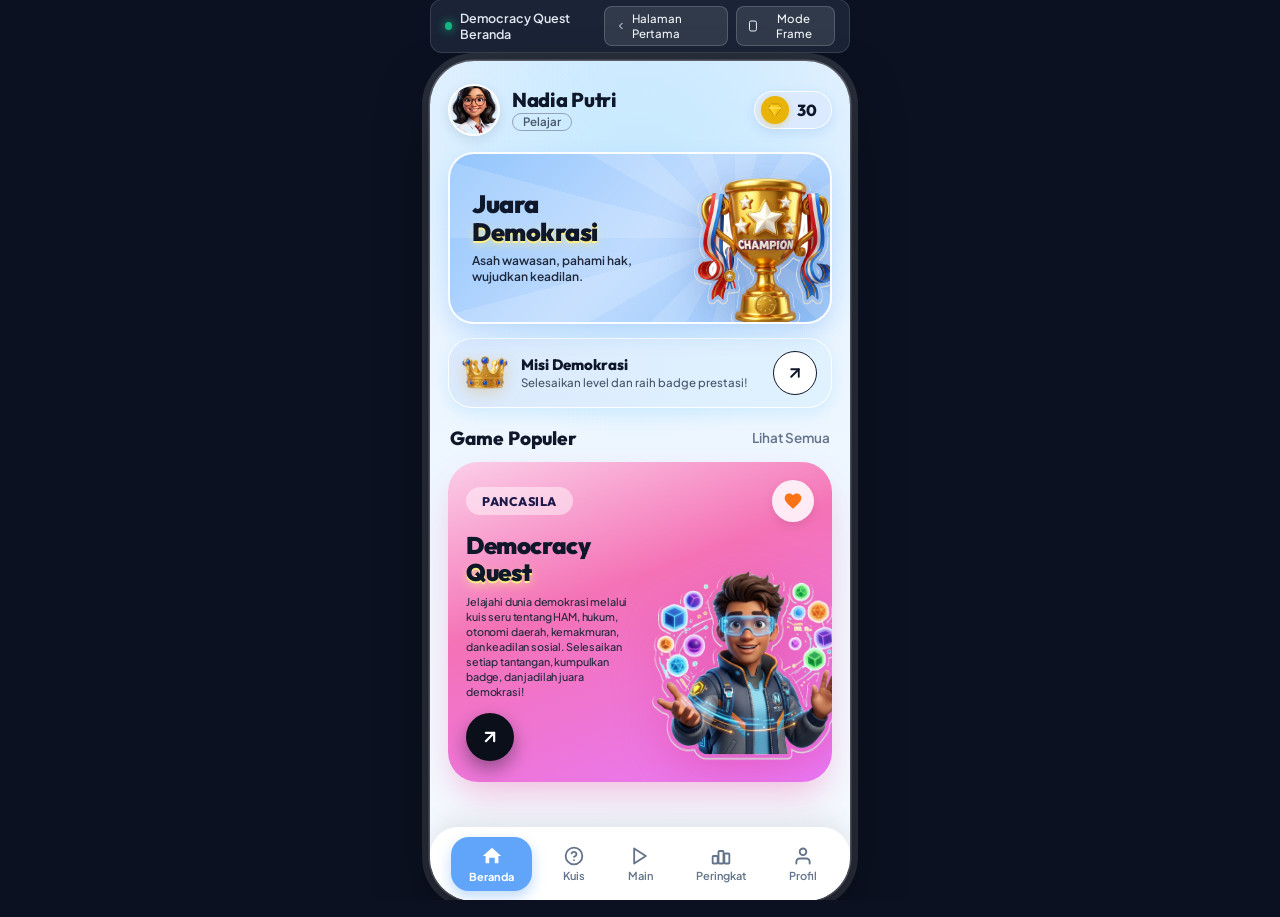
<file: home.html>
<!DOCTYPE html>
<html lang="id">
<head>
  <meta charset="UTF-8">
  <meta name="viewport" content="width=device-width, initial-scale=1.0, maximum-scale=1.0, user-scalable=no, viewport-fit=cover">
  <title>Democracy Quest - Beranda Kuis PKN</title>
  <meta name="description" content="Democracy Quest - Kuis Pendidikan Pancasila & Demokrasi Kelas XI">
  <!-- Google Fonts: Outfit & Plus Jakarta Sans & Fredoka -->
  <link rel="preconnect" href="https://fonts.googleapis.com">
  <link rel="preconnect" href="https://fonts.gstatic.com" crossorigin>
  <link href="https://fonts.googleapis.com/css2?family=Fredoka:wght@400;500;600;700&family=Outfit:wght@400;500;600;700;800;900&family=Plus+Jakarta+Sans:wght@400;500;600;700;800&display=swap" rel="stylesheet">
  <link rel="stylesheet" href="home.css">
</head>
<body>
  <div class="viewport-wrapper">
    <!-- Desktop Preview Controls -->
    <div class="preview-toolbar" id="previewToolbar">
      <div class="toolbar-brand">
        <span class="toolbar-dot"></span>
        <span class="toolbar-title">Democracy Quest Beranda</span>
      </div>
      <div class="toolbar-actions">
        <a href="index.html" class="toolbar-btn" title="Kembali ke Halaman Pertama Onboarding">
          <svg width="14" height="14" viewBox="0 0 24 24" fill="none" stroke="currentColor" stroke-width="2"><polyline points="15 18 9 12 15 6"></polyline></svg>
          <span>Halaman Pertama</span>
        </a>
        <button class="toolbar-btn" id="toggleFrameBtn" title="Toggle Frame Mode">
          <svg width="14" height="14" viewBox="0 0 24 24" fill="none" stroke="currentColor" stroke-width="2"><rect x="5" y="2" width="14" height="20" rx="3"></rect><line x1="12" y1="18" x2="12.01" y2="18"></line></svg>
          <span id="frameModeText">Mode Frame</span>
        </button>
      </div>
    </div>

    <!-- MAIN APP SCREEN (BERANDA) -->
    <main class="app-screen home-screen" id="appScreen">
      <!-- Background Sky Sunburst Rays (Exact match to reference) -->
      <div class="home-bg-rays" aria-hidden="true">
        <div class="sunburst-ray ray-1"></div>
        <div class="sunburst-ray ray-2"></div>
        <div class="sunburst-ray ray-3"></div>
        <div class="sunburst-ray ray-4"></div>
      </div>

      <!-- Scrollable Content Area -->
      <div class="home-scroll-content" id="homeScrollContent">

        <!-- 1. PROFIL PENGGUNA (USER HEADER) -->
        <header class="home-user-header">
          <div class="user-profile-left">
            <div class="user-avatar-wrapper">
              <img src="assets/avatar_nadia.webp" alt="Avatar Nadia Putri" class="user-avatar-img">
            </div>
            <div class="user-info">
              <h1 class="user-name">Nadia Putri</h1>
              <span class="user-role-badge">Pelajar</span>
            </div>
          </div>

          <!-- Gem / Coin Badge Pill -->
          <div class="user-gem-badge" id="gemBadge" role="button" tabindex="0" title="Koin Demokrasi">
            <div class="gem-icon-circle">
              <svg viewBox="0 0 24 24" class="gem-svg" fill="none">
                <path d="M6 3H18L22 9L12 22L2 9L6 3Z" fill="#FACC15" stroke="#CA8A04" stroke-width="1.5" stroke-linejoin="round"/>
                <path d="M12 22L7 9L6 3" stroke="#FDE047" stroke-width="1.2"/>
                <path d="M12 22L17 9L18 3" stroke="#EAB308" stroke-width="1.2"/>
                <path d="M2 9H22" stroke="#FEF08A" stroke-width="1.2"/>
              </svg>
            </div>
            <span class="gem-count" id="gemCount">30</span>
          </div>
        </header>

        <!-- 2. BANNER UTAMA ("Juara Demokrasi") -->
        <section class="banner-utama" id="bannerUtama">
          <!-- Subtle sunburst stripes inside banner -->
          <div class="banner-pattern" aria-hidden="true"></div>

          <div class="banner-text-content">
            <h2 class="banner-title">
              <span class="banner-title-line">Juara</span>
              <span class="banner-title-line highlight-word">Demokrasi</span>
            </h2>
            <p class="banner-subtitle">Asah wawasan, pahami hak, wujudkan keadilan.</p>
          </div>

          <div class="banner-graphic-wrap">
            <img src="assets/trophy_banner.webp" alt="Piala Juara Demokrasi 3D Emas" class="banner-trophy-img" draggable="false">
          </div>
        </section>

        <!-- 3. KARTU PROMOSI ("Misi Demokrasi") -->
        <section class="promo-card" id="promoCard">
          <div class="promo-left-graphic">
            <img src="assets/crown_promo.webp" alt="Mahkota Misi Demokrasi 3D" class="promo-crown-img" draggable="false">
          </div>
          <div class="promo-info">
            <h3 class="promo-title">Misi Demokrasi</h3>
            <p class="promo-desc">Selesaikan level dan raih badge prestasi!</p>
          </div>
          <button class="promo-action-btn" id="promoActionBtn" type="button" aria-label="Buka Misi Demokrasi">
            <svg width="18" height="18" viewBox="0 0 24 24" fill="none" stroke="currentColor" stroke-width="2.5" stroke-linecap="round" stroke-linejoin="round">
              <line x1="7" y1="17" x2="17" y2="7"></line>
              <polyline points="7 7 17 7 17 17"></polyline>
            </svg>
          </button>
        </section>

        <!-- 4. JUDUL BAGIAN GAME ("Game Populer" & "Lihat Semua") -->
        <div class="section-game-header">
          <h3 class="section-title">Game Populer</h3>
          <button class="btn-see-all" id="seeAllBtn" type="button">Lihat Semua</button>
        </div>

        <!-- 5. KARTU GAME UTAMA ("Democracy Quest") -->
        <section class="main-game-card" id="mainGameCard">
          <!-- Top Row: Badge PANCASILA & Favorite Heart Button -->
          <div class="game-card-top-row">
            <span class="badge-pancasila">PANCASILA</span>
            <button class="btn-favorite" id="btnFavorite" type="button" aria-label="Favoritkan game">
              <svg width="20" height="20" viewBox="0 0 24 24" fill="#F97316" class="heart-svg">
                <path d="M12 21.35L10.55 20.03C5.4 15.36 2 12.28 2 8.5C2 5.42 4.42 3 7.5 3C9.24 3 10.91 3.81 12 5.09C13.09 3.81 14.76 3 16.5 3C19.58 3 22 5.42 22 8.5C22 12.28 18.6 15.36 13.45 20.04L12 21.35Z"/>
              </svg>
            </button>
          </div>

          <!-- Card Content -->
          <div class="game-card-content">
            <h4 class="game-card-title">
              Democracy <span class="highlight-pink">Quest</span>
            </h4>
            <p class="game-card-desc">
              Jelajahi dunia demokrasi melalui kuis seru tentang HAM, hukum, otonomi daerah, kemakmuran, dan keadilan sosial. Selesaikan setiap tantangan, kumpulkan badge, dan jadilah juara demokrasi!
            </p>
          </div>

          <!-- Bottom Action Button: Black Circle with Arrow -->
          <button class="game-card-play-btn" id="gameCardPlayBtn" type="button" aria-label="Mulai Main Democracy Quest">
            <svg width="20" height="20" viewBox="0 0 24 24" fill="none" stroke="#FFFFFF" stroke-width="2.6" stroke-linecap="round" stroke-linejoin="round">
              <line x1="7" y1="17" x2="17" y2="7"></line>
              <polyline points="7 7 17 7 17 17"></polyline>
            </svg>
          </button>

          <!-- 3D Futuristic Hero Character -->
          <div class="game-card-character-wrap">
            <img src="assets/hero_democracy.webp" alt="Karakter 3D Democracy Quest dengan Kacamata Pintar" class="game-hero-img" draggable="false">
          </div>
        </section>

      </div>

      <!-- 6. NAVIGASI BAWAH (BOTTOM NAVBAR) -->
      <nav class="bottom-nav-bar" aria-label="Navigasi Utama">
        <!-- 1. Beranda (Active) -->
        <button class="nav-item active" id="navHome" type="button">
          <div class="nav-icon-container">
            <svg width="22" height="22" viewBox="0 0 24 24" fill="currentColor">
              <path d="M12 3L2 12H5V20H9V14H15V20H19V12H22L12 3Z"/>
            </svg>
          </div>
          <span class="nav-label">Beranda</span>
        </button>

        <!-- 2. Kuis -->
        <button class="nav-item" id="navQuiz" type="button">
          <div class="nav-icon-container">
            <svg width="20" height="20" viewBox="0 0 24 24" fill="none" stroke="currentColor" stroke-width="2.2" stroke-linecap="round" stroke-linejoin="round">
              <circle cx="12" cy="12" r="10"></circle>
              <path d="M9.09 9a3 3 0 0 1 5.83 1c0 2-3 3-3 3"></path>
              <line x1="12" y1="17" x2="12.01" y2="17"></line>
            </svg>
          </div>
          <span class="nav-label">Kuis</span>
        </button>

        <!-- 3. Main -->
        <button class="nav-item" id="navPlay" type="button">
          <div class="nav-icon-container">
            <svg width="20" height="20" viewBox="0 0 24 24" fill="none" stroke="currentColor" stroke-width="2.2" stroke-linecap="round" stroke-linejoin="round">
              <polygon points="5 3 19 12 5 21 5 3"></polygon>
            </svg>
          </div>
          <span class="nav-label">Main</span>
        </button>

        <!-- 4. Peringkat -->
        <button class="nav-item" id="navLeaderboard" type="button">
          <div class="nav-icon-container">
            <svg width="20" height="20" viewBox="0 0 24 24" fill="none" stroke="currentColor" stroke-width="2.2" stroke-linecap="round" stroke-linejoin="round">
              <rect x="2" y="12" width="6" height="9" rx="1"></rect>
              <rect x="9" y="6" width="6" height="15" rx="1"></rect>
              <rect x="16" y="9" width="6" height="12" rx="1"></rect>
            </svg>
          </div>
          <span class="nav-label">Peringkat</span>
        </button>

        <!-- 5. Profil -->
        <button class="nav-item" id="navProfile" type="button">
          <div class="nav-icon-container">
            <svg width="20" height="20" viewBox="0 0 24 24" fill="none" stroke="currentColor" stroke-width="2.2" stroke-linecap="round" stroke-linejoin="round">
              <path d="M20 21v-2a4 4 0 0 0-4-4H8a4 4 0 0 0-4 4v2"></path>
              <circle cx="12" cy="7" r="4"></circle>
            </svg>
          </div>
          <span class="nav-label">Profil</span>
        </button>
      </nav>

      <!-- Toast Feedback -->
      <div class="toast-notification" id="toastNotification" role="alert" aria-live="polite">
        <span class="toast-icon">🚀</span>
        <span class="toast-msg" id="toastMsg">Memulai Kuis...</span>
      </div>

      <!-- Confetti Particles Container -->
      <div class="confetti-container" id="confettiContainer" aria-hidden="true"></div>
    </main>
  </div>

  <script src="home.js"></script>
</body>
</html>
</file>
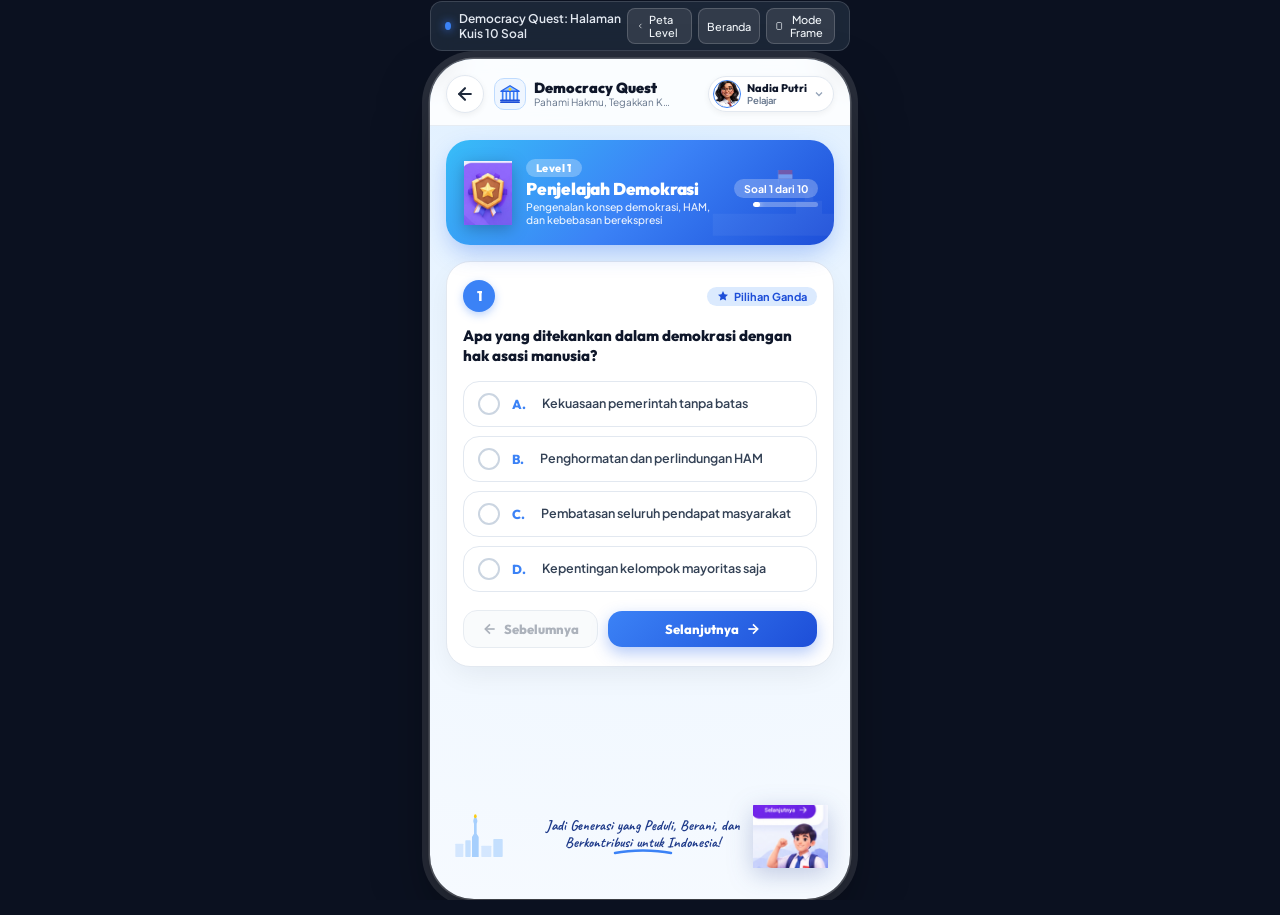
<file: peta_level/quiz.html>
<!DOCTYPE html>
<html lang="id">
<head>
  <meta charset="UTF-8">
  <meta name="viewport" content="width=device-width, initial-scale=1.0, maximum-scale=1.0, user-scalable=no, viewport-fit=cover">
  <title>Democracy Quest - Kuis Interaktif</title>
  <meta name="description" content="Democracy Quest - Kuis Pendidikan Pancasila & Demokrasi Kelas XI">
  <!-- Google Fonts: Outfit, Plus Jakarta Sans, Fredoka, Caveat -->
  <link rel="preconnect" href="https://fonts.googleapis.com">
  <link rel="preconnect" href="https://fonts.gstatic.com" crossorigin>
  <link href="https://fonts.googleapis.com/css2?family=Caveat:wght@700&family=Fredoka:wght@400;500;600;700&family=Outfit:wght@400;500;600;700;800;900&family=Plus+Jakarta+Sans:wght@400;500;600;700;800&display=swap" rel="stylesheet">
  <link rel="stylesheet" href="quiz.css">
</head>
<body>
  <div class="viewport-wrapper">
    <!-- Desktop Preview Controls -->
    <div class="preview-toolbar" id="previewToolbar">
      <div class="toolbar-brand">
        <span class="toolbar-dot"></span>
        <span class="toolbar-title">Democracy Quest: Halaman Kuis 10 Soal</span>
      </div>
      <div class="toolbar-actions">
        <a href="index.html" class="toolbar-btn" title="Kembali ke Peta Level">
          <svg width="14" height="14" viewBox="0 0 24 24" fill="none" stroke="currentColor" stroke-width="2"><polyline points="15 18 9 12 15 6"></polyline></svg>
          <span>Peta Level</span>
        </a>
        <a href="../beranda/index.html" class="toolbar-btn" title="Kembali ke Beranda Utama">
          <span>Beranda</span>
        </a>
        <button class="toolbar-btn" id="toggleFrameBtn" title="Toggle Frame Mode">
          <svg width="14" height="14" viewBox="0 0 24 24" fill="none" stroke="currentColor" stroke-width="2"><rect x="5" y="2" width="14" height="20" rx="3"></rect><line x1="12" y1="18" x2="12.01" y2="18"></line></svg>
          <span id="frameModeText">Mode Frame</span>
        </button>
      </div>
    </div>

    <!-- MAIN APP SCREEN (Halaman Kuis Sesuai Desain Foto 2) -->
    <main class="app-screen quiz-screen" id="appScreen">

      <!-- 1. TOP APP BAR (Back, Logo & Title, User Profile Pill) -->
      <header class="quiz-top-bar">
        <!-- Back Button to Level Map -->
        <a href="index.html" class="btn-back-circle" id="btnBackToMap" aria-label="Kembali ke Peta Level">
          <svg width="20" height="20" viewBox="0 0 24 24" fill="none" stroke="currentColor" stroke-width="2.5" stroke-linecap="round" stroke-linejoin="round">
            <line x1="19" y1="12" x2="5" y2="12"></line>
            <polyline points="12 19 5 12 12 5"></polyline>
          </svg>
        </a>

        <!-- App Logo & Title in Center -->
        <div class="app-brand-center">
          <div class="brand-logo-icon">
            <svg viewBox="0 0 24 24" class="temple-svg" fill="none">
              <path d="M4 10V19M8 10V19M12 10V19M16 10V19M20 10V19" stroke="#3b82f6" stroke-width="1.8" stroke-linecap="round"/>
              <path d="M2 19H22M2 21H22" stroke="#1d4ed8" stroke-width="1.8" stroke-linecap="round"/>
              <polygon points="12 3 2 9 22 9" fill="#93c5fd" stroke="#2563eb" stroke-width="1.5" stroke-linejoin="round"/>
              <circle cx="12" cy="7" r="1.5" fill="#facc15"/>
            </svg>
          </div>
          <div class="brand-text">
            <h1 class="brand-title">Democracy Quest</h1>
            <p class="brand-subtitle">Pahami Hakmu, Tegakkan Keadilan, Bangun Demokrasi!</p>
          </div>
        </div>

        <!-- User Profile Pill (Nadia Putri) -->
        <div class="user-pill-profile" id="userPillProfile">
          <img src="../assets/avatar_nadia.webp" alt="Avatar Nadia Putri" class="pill-avatar-img">
          <div class="pill-info">
            <span class="pill-name">Nadia Putri</span>
            <span class="pill-role">Pelajar</span>
          </div>
          <svg width="12" height="12" viewBox="0 0 24 24" fill="none" stroke="currentColor" stroke-width="2.5" class="pill-chevron">
            <polyline points="6 9 12 15 18 9"></polyline>
          </svg>
        </div>
      </header>

      <!-- SCROLLABLE QUIZ CONTENT CONTAINER -->
      <div class="quiz-content-scroll" id="quizContentScroll">

        <!-- 2. HERO LEVEL CARD (Photo 2 Top Banner) -->
        <section class="hero-level-banner" id="heroLevelBanner">
          <!-- Background building silhouette & flag -->
          <div class="banner-parliament-bg" aria-hidden="true">
            <svg viewBox="0 0 160 100" class="parliament-svg" fill="none">
              <path d="M10 85H150V60H135V45H125V30H115V45H105V60H10V85Z" fill="rgba(255, 255, 255, 0.15)"/>
              <line x1="85" y1="30" x2="85" y2="10" stroke="rgba(255,255,255,0.4)" stroke-width="1.5"/>
              <rect x="85" y="10" width="16" height="10" fill="#ef4444"/>
              <rect x="85" y="15" width="16" height="5" fill="#ffffff"/>
            </svg>
          </div>

          <!-- Left: 3D Gold Star Shield Badge -->
          <div class="banner-badge-graphic">
            <img src="../assets/hd_elements/badge_level.webp" alt="Badge Prestasi" class="hero-shield-img" id="heroShieldImg">
          </div>

          <!-- Center: Level Information -->
          <div class="banner-level-info">
            <div class="level-tag-pill" id="levelTagPill">Level 1</div>
            <h2 class="level-main-title" id="levelMainTitle">Penjelajah Demokrasi</h2>
            <p class="level-focus-text" id="levelFocusText">Pengenalan konsep demokrasi, HAM, dan kebebasan berekspresi</p>
          </div>

          <!-- Right: Question Step Pill & Progress Track -->
          <div class="banner-step-box">
            <div class="step-pill" id="stepPill">Soal 1 dari 10</div>
            <div class="step-track">
              <div class="step-progress-bar" id="stepProgressBar" style="width: 10%;"></div>
            </div>
          </div>
        </section>

        <!-- 3. MAIN QUESTION CARD (Photo 2 White Card) -->
        <section class="main-question-card" id="mainQuestionCard">
          <!-- Question Header Row -->
          <div class="question-header-row">
            <div class="question-num-circle" id="questionNumCircle">1</div>
            <div class="question-badge-pill">
              <svg width="12" height="12" viewBox="0 0 24 24" fill="currentColor">
                <polygon points="12 2 15.09 8.26 22 9.27 17 14.14 18.18 21.02 12 17.77 5.82 21.02 7 14.14 2 9.27 8.91 8.26 12 2"/>
              </svg>
              <span>Pilihan Ganda</span>
            </div>
          </div>

          <!-- Question Prompt Text -->
          <h3 class="question-prompt-text" id="questionPromptText">
            Apa yang ditekankan dalam demokrasi dengan hak asasi manusia?
          </h3>

          <!-- 4 Options Radio Cards (A, B, C, D) -->
          <div class="options-radio-list" id="optionsRadioList">
            <!-- Rendered via JS -->
          </div>

          <!-- Bottom Action Buttons: Sebelumnya & Selanjutnya -->
          <div class="question-nav-actions">
            <button class="btn-quiz-nav btn-prev" id="btnPrevQuestion" type="button" disabled>
              <svg width="16" height="16" viewBox="0 0 24 24" fill="none" stroke="currentColor" stroke-width="2.5">
                <line x1="19" y1="12" x2="5" y2="12"></line>
                <polyline points="12 19 5 12 12 5"></polyline>
              </svg>
              <span>Sebelumnya</span>
            </button>

            <button class="btn-quiz-nav btn-next" id="btnNextQuestion" type="button">
              <span id="nextBtnText">Selanjutnya</span>
              <svg width="16" height="16" viewBox="0 0 24 24" fill="none" stroke="currentColor" stroke-width="2.5">
                <line x1="5" y1="12" x2="19" y2="12"></line>
                <polyline points="12 5 19 12 12 19"></polyline>
              </svg>
            </button>
          </div>
        </section>

        <!-- 4. BOTTOM ILLUSTRATION AREA (Monas, Quote, Cheering Boy) -->
        <footer class="quiz-footer-graphic">
          <!-- Monas & City Skyline Silhouette on Left -->
          <div class="monas-skyline-left" aria-hidden="true">
            <svg viewBox="0 0 120 70" class="skyline-svg" fill="none">
              <!-- Monas Obelisk -->
              <path d="M30 65L30 35L33 30L33 15L32 12L32 10L33 7L34 5L35 3L36 5L37 7L38 10L38 12L37 15L37 30L40 35L40 65Z" fill="#93c5fd" opacity="0.8"/>
              <ellipse cx="35" cy="4" rx="2" ry="3" fill="#facc15"/>
              <!-- City Buildings -->
              <rect x="5" y="45" width="12" height="20" rx="1" fill="#bfdbfe" opacity="0.6"/>
              <rect x="20" y="40" width="8" height="25" rx="1" fill="#93c5fd" opacity="0.5"/>
              <rect x="44" y="48" width="15" height="17" rx="1" fill="#bfdbfe" opacity="0.6"/>
              <rect x="62" y="38" width="14" height="27" rx="1" fill="#93c5fd" opacity="0.5"/>
            </svg>
          </div>

          <!-- Handwritten Inspirational Quote in Center -->
          <div class="footer-quote-wrap">
            <p class="footer-handwritten-text">
              Jadi Generasi yang Peduli, Berani, dan Berkontribusi untuk Indonesia!
            </p>
            <div class="quote-underline-curve">
              <svg width="60" height="8" viewBox="0 0 60 8" fill="none">
                <path d="M2 5C18 1.5 42 1.5 58 5" stroke="#3b82f6" stroke-width="2.5" stroke-linecap="round"/>
              </svg>
            </div>
          </div>

          <!-- Cheering Student Boy on Right (Photo 2) -->
          <div class="cheering-student-right">
            <img src="../assets/hd_elements/cheering_student.webp" alt="Pelajar Indonesia Bersemangat" class="cheering-boy-img">
          </div>
        </footer>

      </div>

      <!-- RESULTS & BADGE AWARD MODAL -->
      <div class="quiz-result-backdrop" id="quizResultBackdrop" aria-hidden="true">
        <div class="quiz-result-card" id="quizResultCard" role="dialog" aria-modal="true">
          <div class="result-badge-wrap">
            <img src="../assets/hd_elements/badge_level.webp" alt="Badge Penghargaan" class="result-badge-img">
            <div class="result-badge-glow"></div>
          </div>

          <span class="result-status-tag" id="resultStatusTag">LULUS DENGAN PRESTASI!</span>
          <h2 class="result-title" id="resultTitle">Selamat Nadia Putri!</h2>
          <p class="result-subtitle" id="resultSubtitle">Kamu berhasil menaklukkan 10 soal Level 1 dengan nilai sempurna!</p>

          <div class="result-score-box">
            <div class="score-item">
              <span class="score-label">Skor Akhir</span>
              <span class="score-value" id="scoreValue">100 / 100</span>
            </div>
            <div class="score-divider"></div>
            <div class="score-item">
              <span class="score-label">Status Badge</span>
              <span class="score-badge-status" id="scoreBadgeStatus">Terbuka 🏅</span>
            </div>
          </div>

          <div class="result-actions-column">
            <button class="btn-result-primary" id="btnClaimAndNext">
              <span>Buka Level Berikutnya di Peta! 🗺️</span>
            </button>
            <button class="btn-result-secondary" id="btnRetryQuiz">
              <span>Ulangi Kuis</span>
            </button>
          </div>
        </div>
      </div>

      <!-- TOAST NOTIFICATION -->
      <div class="toast-notification" id="toastNotification" role="alert" aria-live="polite">
        <span class="toast-icon">✨</span>
        <span class="toast-msg" id="toastMsg">Selamat datang di Kuis Demokrasi!</span>
      </div>

      <!-- CONFETTI PARTICLES -->
      <div class="confetti-container" id="confettiContainer" aria-hidden="true"></div>

    </main>
  </div>

  <script src="quiz_bank.js"></script>
  <script src="quiz.js"></script>
</body>
</html>
</file>
<file: style.css>
/* ==========================================================================
   QUIZZ K5 - MODERN ONBOARDING UI
   Design Theme: Soft Cloud Blue with Abstract Cloud Formations
   Clean, Balanced, Spacious Layout (Zero Overlap, Static Hero, Responsive)
   ========================================================================== */

:root {
  /* Soft Cloud Blue Theme */
  --bg-sky-top: #a5d4fb;
  --bg-sky-mid: #cde7fe;
  --bg-sky-bottom: #a8d6fa;

  /* Red/Pink Navigation & Accents */
  --color-nav-red: #f43f5e;
  --color-nav-red-glow: rgba(244, 63, 94, 0.55);
  --color-primary-dark: #0f172a;
  --color-navy: #111a36;
  --color-highlight-yellow: #fde047;
  --color-highlight-shadow: #eab308;

  /* Typography */
  --font-heading: 'Outfit', -apple-system, BlinkMacSystemFont, sans-serif;
  --font-friendly: 'Fredoka', 'Plus Jakarta Sans', sans-serif;

  /* Sizing */
  --app-max-width: 420px;
  --app-height: 840px;
  --transition-smooth: all 0.28s cubic-bezier(0.34, 1.56, 0.64, 1);
}

/* Base Reset */
*, *::before, *::after {
  box-sizing: border-box;
  margin: 0;
  padding: 0;
  -webkit-tap-highlight-color: transparent;
}

html, body {
  width: 100%;
  min-height: 100%;
  height: 100%;
  font-family: var(--font-friendly);
  background: #0b1120;
  color: var(--color-primary-dark);
  overflow-x: hidden;
  display: flex;
  justify-content: center;
  align-items: center;
  user-select: none;
  -webkit-font-smoothing: antialiased;
}

/* ==========================================================================
   VIEWPORT WRAPPER & TOOLBAR
   ========================================================================== */
.viewport-wrapper {
  display: flex;
  flex-direction: column;
  align-items: center;
  justify-content: center;
  min-height: 100vh;
  min-height: 100dvh;
  width: 100%;
  padding: clamp(8px, 1.8vh, 18px) 12px;
  position: relative;
}

.preview-toolbar {
  display: flex;
  align-items: center;
  justify-content: space-between;
  width: 100%;
  max-width: var(--app-max-width);
  margin-bottom: 8px;
  padding: 6px 14px;
  background: rgba(30, 41, 59, 0.85);
  backdrop-filter: blur(12px);
  -webkit-backdrop-filter: blur(12px);
  border: 1px solid rgba(255, 255, 255, 0.12);
  border-radius: 12px;
  color: #e2e8f0;
  font-size: 12.5px;
  flex-shrink: 0;
}

.toolbar-brand {
  display: flex;
  align-items: center;
  gap: 8px;
  font-weight: 600;
}

.toolbar-dot {
  width: 8px;
  height: 8px;
  border-radius: 50%;
  background: #10b981;
  box-shadow: 0 0 10px #10b981;
  animation: pulse-dot 2s infinite ease-in-out;
}

@keyframes pulse-dot {
  0%, 100% { opacity: 1; transform: scale(1); }
  50% { opacity: 0.5; transform: scale(0.85); }
}

.toolbar-actions {
  display: flex;
  gap: 8px;
}

.toolbar-btn {
  background: rgba(255, 255, 255, 0.1);
  border: 1px solid rgba(255, 255, 255, 0.18);
  color: #f1f5f9;
  border-radius: 8px;
  padding: 4px 10px;
  font-size: 11.5px;
  font-weight: 500;
  font-family: inherit;
  cursor: pointer;
  display: flex;
  align-items: center;
  gap: 5px;
  transition: all 0.2s ease;
}

.toolbar-btn:hover {
  background: rgba(255, 255, 255, 0.22);
}

/* ==========================================================================
   APP SCREEN (PHONE CONTAINER & SOFT CLOUD BLUE BACKGROUND)
   ========================================================================== */
/* ==========================================================================
   APP SCREEN (PHONE CONTAINER & VIBRANT SOFT CLOUD BLUE BACKGROUND)
   ========================================================================== */
.app-screen {
  position: relative;
  width: 100%;
  max-width: var(--app-max-width);
  height: clamp(560px, 94vh, var(--app-height));
  height: clamp(560px, 94dvh, var(--app-height));
  /* Rich, vibrant sky gradient with high contrast for white fluffy clouds */
  background: linear-gradient(172deg, 
    #68b5fa 0%, 
    #9fd5fb 24%, 
    #dcf1fe 58%, 
    #8ecbfc 100%
  );
  border-radius: clamp(28px, 5vw, 44px);
  box-shadow: 
    0 25px 60px -12px rgba(0, 0, 0, 0.55),
    0 0 0 8px rgba(255, 255, 255, 0.12),
    0 0 0 1.5px rgba(255, 255, 255, 0.25);
  overflow: hidden;
  display: flex;
  flex-direction: column;
  justify-content: space-between;
  padding: clamp(14px, 2.5vh, 22px) clamp(14px, 4vw, 20px) clamp(16px, 2.8vh, 24px) clamp(14px, 4vw, 20px);
  transition: all 0.35s ease;
}

.app-screen.fullscreen-mode {
  max-width: 100vw;
  height: 100vh;
  height: 100dvh;
  border-radius: 0;
  box-shadow: none;
  padding: max(16px, env(safe-area-inset-top, 16px)) 18px max(18px, env(safe-area-inset-bottom, 18px)) 18px;
}

/* ==========================================================================
   BACKGROUND GRAPHICS & CRISP FLUFFY CLOUDS (HIGH CONTRAST)
   ========================================================================== */
.bg-elements {
  position: absolute;
  inset: 0;
  pointer-events: none;
  z-index: 1;
  overflow: hidden;
}

/* Concentric Wave Rings */
.wave-ring {
  position: absolute;
  border-radius: 50%;
  border: 1px solid rgba(255, 255, 255, 0.3);
}

.wave-1 {
  width: 580px;
  height: 580px;
  right: -180px;
  top: 150px;
  background: radial-gradient(circle, rgba(255, 255, 255, 0.28) 0%, rgba(255, 255, 255, 0) 70%);
}

.wave-2 {
  width: 760px;
  height: 760px;
  right: -270px;
  top: 70px;
  border: 1.5px dashed rgba(255, 255, 255, 0.35);
}

.wave-3 {
  width: 940px;
  height: 940px;
  right: -360px;
  top: 0;
  border: 1px solid rgba(255, 255, 255, 0.25);
}

/* Defined, Visible Fluffy Clouds (High Contrast with Soft Shadow) */
.abstract-cloud {
  position: absolute;
  pointer-events: none;
  filter: drop-shadow(0 6px 14px rgba(18, 54, 102, 0.16));
}

.cloud-top-left {
  top: -10px;
  left: -20px;
  width: 170px;
  height: auto;
  opacity: 0.96;
}

.cloud-upper-right {
  top: 55px;
  right: -30px;
  width: 200px;
  height: auto;
  opacity: 0.94;
}

.cloud-mid-left {
  top: 36%;
  left: -35px;
  width: 180px;
  height: auto;
  opacity: 0.92;
}

.cloud-lower-right {
  bottom: 15%;
  right: -40px;
  width: 210px;
  height: auto;
  opacity: 0.94;
}

.abstract-cloud-bottom {
  position: absolute;
  bottom: 0;
  left: 0;
  right: 0;
  width: 100%;
  height: 95px;
  pointer-events: none;
  filter: drop-shadow(0 -4px 12px rgba(18, 54, 102, 0.08));
}

/* Flying Paper Airplane Doodle with Flight Trail */
.airplane-doodle {
  position: absolute;
  top: 95px;
  right: 15px;
  width: 125px;
  height: auto;
  z-index: 2;
  pointer-events: none;
  animation: plane-flight-float 6s ease-in-out infinite alternate;
}

@keyframes plane-flight-float {
  0% { transform: translateY(0px) rotate(0deg); }
  50% { transform: translateY(-8px) rotate(2deg); }
  100% { transform: translateY(4px) rotate(-1deg); }
}

/* Educational Doodles Floating in Sky */
.sky-doodle {
  position: absolute;
  pointer-events: none;
  z-index: 2;
  animation: doodle-twinkle 4.5s ease-in-out infinite alternate;
}

.doodle-star1 { top: 22%; left: 16px; font-size: 15px; opacity: 0.85; animation-delay: 0.3s; }
.doodle-star2 { top: 13%; left: 90px; font-size: 16px; opacity: 0.8; animation-delay: 1.2s; }
.doodle-bulb { top: 48%; right: 20px; font-size: 15px; opacity: 0.75; animation-delay: 0.8s; }
.doodle-math {
  top: 68%;
  left: 20px;
  font-family: var(--font-friendly);
  font-size: 12.5px;
  font-weight: 800;
  color: rgba(255, 255, 255, 0.75);
  letter-spacing: 2px;
  animation-delay: 1.5s;
}
.doodle-plus {
  top: 72%;
  right: 28px;
  font-family: var(--font-friendly);
  font-size: 18px;
  font-weight: 800;
  color: rgba(255, 255, 255, 0.7);
  animation-delay: 2s;
}

@keyframes doodle-twinkle {
  0% { opacity: 0.4; transform: scale(0.9) translateY(0); }
  50% { opacity: 0.9; transform: scale(1.1) translateY(-4px); }
  100% { opacity: 0.6; transform: scale(0.95) translateY(2px); }
}

/* Cartoon Outline "ABC" Letters in background right */
.abc-doodle {
  position: absolute;
  right: -10px;
  top: 34%;
  width: 190px;
  height: 190px;
  opacity: 0.4;
  transform: rotate(6deg);
  filter: drop-shadow(0 2px 4px rgba(255, 255, 255, 0.4));
  pointer-events: none;
}

/* Delicate Sparkles */
.sparkle {
  position: absolute;
  color: rgba(255, 255, 255, 0.85);
  font-size: 18px;
  line-height: 1;
  text-shadow: 0 0 8px rgba(255, 255, 255, 0.7);
  animation: twinkle 3.5s ease-in-out infinite alternate;
  pointer-events: none;
}

.sparkle-1 { top: 70px; right: 30px; font-size: 20px; animation-delay: 0.2s; }
.sparkle-2 { top: 38%; left: 16px; font-size: 16px; animation-delay: 1.1s; }
.sparkle-3 { top: 60%; right: 20px; font-size: 19px; animation-delay: 0.7s; }
.sparkle-4 { bottom: 120px; left: 22px; font-size: 15px; animation-delay: 1.8s; }

@keyframes twinkle {
  0% { opacity: 0.3; transform: scale(0.85); }
  50% { opacity: 0.95; transform: scale(1.15) rotate(10deg); }
  100% { opacity: 0.5; transform: scale(0.9); }
}

/* ==========================================================================
   TOP NAVIGATION
   ========================================================================== */
.top-nav {
  position: relative;
  z-index: 20;
  display: flex;
  align-items: center;
  justify-content: space-between;
  width: 100%;
  flex-shrink: 0;
  padding: 2px 4px;
}

.progress-dashes {
  display: flex;
  align-items: center;
  gap: 7px;
}

.dash-btn {
  background: transparent;
  border: none;
  padding: 6px 2px;
  cursor: pointer;
  display: flex;
  align-items: center;
}

.dash-indicator {
  display: block;
  width: clamp(20px, 5.2vw, 25px);
  height: 5.5px;
  border-radius: 999px;
  background-color: #111827;
  transition: all 0.35s cubic-bezier(0.34, 1.56, 0.64, 1);
}

.dash-btn:hover .dash-indicator {
  transform: scaleY(1.3);
  background-color: #374151;
}

/* Active Red State */
.dash-btn.active .dash-indicator {
  width: clamp(26px, 7vw, 32px);
  background-color: var(--color-nav-red);
  box-shadow: 0 2px 10px var(--color-nav-red-glow);
}

/* Skip Button */
.skip-btn {
  background: transparent;
  border: none;
  font-family: var(--font-friendly);
  font-size: clamp(14px, 3.8vw, 16.5px);
  font-weight: 700;
  color: var(--color-navy);
  cursor: pointer;
  padding: 4px 10px;
  border-radius: 10px;
  transition: all 0.2s ease;
}

.skip-btn:hover {
  background: rgba(255, 255, 255, 0.35);
  transform: translateY(-1px);
}

/* ==========================================================================
   NEATLY ARRANGED LEARNING ELEMENTS (ENLARGED & BEAUTIFULLY ANIMATED)
   ========================================================================== */
.ambient-badge-wrap {
  position: absolute;
  z-index: 15;
  pointer-events: none;
  display: flex;
  flex-direction: column;
  align-items: center;
}

.ambient-badge-wrap * {
  pointer-events: auto;
}

.floating-item {
  cursor: pointer;
  transition: transform 0.25s ease;
}

.float-img {
  width: 100%;
  height: auto;
  object-fit: contain;
  filter: drop-shadow(0 10px 18px rgba(18, 54, 102, 0.24));
  transition: transform 0.25s ease, filter 0.25s ease;
}

/* 1. Mid-Left: 3D Earth Globe + "Umum" Badge (Enlarged & Floating) */
.ambient-left {
  left: 8px;
  top: 27%;
  gap: 5px;
}

.item-globe {
  width: clamp(52px, 14vw, 68px);
  animation: float-globe-wobble 5.4s ease-in-out infinite alternate;
}

.item-globe:hover .float-img {
  transform: scale(1.15) rotate(12deg);
  filter: drop-shadow(0 14px 22px rgba(56, 189, 248, 0.45));
}

@keyframes float-globe-wobble {
  0% {
    transform: translateY(0px) rotate(-5deg) scale(0.97);
  }
  50% {
    transform: translateY(-11px) rotate(5deg) scale(1.03);
  }
  100% {
    transform: translateY(5px) rotate(-2deg) scale(1);
  }
}

.chip-left {
  background: rgba(255, 255, 255, 0.94);
  backdrop-filter: blur(8px);
  -webkit-backdrop-filter: blur(8px);
  padding: 4px 12px;
  border-radius: 999px;
  box-shadow: 0 4px 12px rgba(18, 54, 102, 0.14);
  border: 1.5px solid rgba(255, 255, 255, 0.95);
  font-family: var(--font-friendly);
  font-size: 11.5px;
  font-weight: 700;
  color: var(--color-navy);
  display: flex;
  align-items: center;
  gap: 4px;
  cursor: pointer;
  animation: badge-shimmer-left 4.6s ease-in-out infinite alternate;
  transition: transform 0.2s ease;
}

.chip-left:hover {
  transform: scale(1.1);
  box-shadow: 0 6px 16px rgba(18, 54, 102, 0.22);
}

@keyframes badge-shimmer-left {
  0% { transform: translateY(0px); }
  100% { transform: translateY(-5px); }
}

/* 2. Mid-Right: 3D Diploma & Gold Star Certificate (Enlarged & Rocking) */
.ambient-right {
  right: 10px;
  top: 26%;
}

.item-diploma {
  width: clamp(56px, 15vw, 72px);
  animation: float-diploma-rock 5.8s ease-in-out infinite alternate;
}

.item-diploma:hover .float-img {
  transform: scale(1.15) rotate(10deg);
  filter: drop-shadow(0 14px 24px rgba(250, 204, 21, 0.45));
}

@keyframes float-diploma-rock {
  0% {
    transform: translateY(2px) rotate(7deg);
  }
  50% {
    transform: translateY(-12px) rotate(-3deg) scale(1.04);
  }
  100% {
    transform: translateY(6px) rotate(10deg);
  }
}

/* 3. Bottom-Left: 3D Magic Open Book (Significantly Enlarged & Elevated Upwards) */
.ambient-bottom-left {
  left: 8px;
  bottom: 148px;
}

.item-book {
  width: clamp(74px, 19vw, 95px);
  animation: float-book-flutter 5s ease-in-out infinite alternate;
}

.item-book:hover .float-img {
  transform: scale(1.15) rotate(-6deg);
  filter: drop-shadow(0 14px 22px rgba(244, 63, 94, 0.35));
}

@keyframes float-book-flutter {
  0% {
    transform: translateY(0px) rotate(-5deg) scale(0.97);
  }
  50% {
    transform: translateY(-11px) rotate(4deg) scale(1.03);
  }
  100% {
    transform: translateY(5px) rotate(-2deg) scale(1);
  }
}

/* 4. Bottom-Right: "Asah Otak Seru" Badge (Enlarged & Elevated Upwards) */
.ambient-bottom-right {
  right: 8px;
  bottom: 150px;
}

.chip-right {
  background: rgba(255, 255, 255, 0.95);
  backdrop-filter: blur(8px);
  -webkit-backdrop-filter: blur(8px);
  padding: 7px 16px;
  border-radius: 999px;
  box-shadow: 0 4px 14px rgba(18, 54, 102, 0.16);
  border: 1.5px solid rgba(255, 255, 255, 0.95);
  font-family: var(--font-friendly);
  font-size: clamp(12px, 3vw, 13.5px);
  font-weight: 700;
  color: var(--color-navy);
  display: flex;
  align-items: center;
  gap: 6px;
  cursor: pointer;
  animation: badge-breathe-pulse 4.2s ease-in-out infinite alternate;
  transition: transform 0.2s ease, box-shadow 0.2s ease;
}

.chip-right:hover {
  transform: scale(1.08);
  box-shadow: 0 8px 20px rgba(18, 54, 102, 0.24);
}

@keyframes badge-breathe-pulse {
  0% {
    transform: translateY(0px) scale(0.98);
    box-shadow: 0 4px 12px rgba(18, 54, 102, 0.14);
  }
  100% {
    transform: translateY(-5px) scale(1.02);
    box-shadow: 0 8px 18px rgba(244, 63, 94, 0.22);
  }
}

/* ==========================================================================
   CAROUSEL CONTAINER & SLIDES
   ========================================================================== */
.carousel-container {
  position: relative;
  z-index: 10;
  flex: 1;
  width: 100%;
  overflow: hidden;
  display: flex;
  flex-direction: column;
  min-height: 0;
}

.carousel-track {
  display: flex;
  width: 300%;
  height: 100%;
  transition: transform 0.45s cubic-bezier(0.25, 1, 0.5, 1);
}

.carousel-slide {
  width: 33.333333%;
  height: 100%;
  display: flex;
  flex-direction: column;
  justify-content: space-between;
  align-items: center;
  padding: 4px 0;
  opacity: 0.35;
  transform: scale(0.96);
  transition: opacity 0.4s ease, transform 0.4s ease;
  pointer-events: none;
  min-height: 0;
}

.carousel-slide.slide-active {
  opacity: 1;
  transform: scale(1);
  pointer-events: auto;
}

/* ==========================================================================
   WELCOME BOARD / CARD ("Welcome to Quizz K5")
   Compact, Perfectly Proportioned (Does NOT overlap side items)
   ========================================================================== */
.welcome-section {
  display: flex;
  justify-content: center;
  margin-top: clamp(2px, 1vh, 8px);
  margin-bottom: 2px;
  flex-shrink: 0;
  width: 100%;
}

.card-wrapper {
  position: relative;
  display: inline-block;
  max-width: 290px;
  width: 82%;
}

/* 3 Comic Burst Rays at top-left */
.burst-sparkles {
  position: absolute;
  top: -8px;
  left: -10px;
  width: 32px;
  height: 32px;
  pointer-events: none;
}

.ray {
  position: absolute;
  background: #ffffff;
  border-radius: 4px;
  box-shadow: 0 0 6px rgba(255, 255, 255, 0.9);
}

.ray-1 {
  width: 14px;
  height: 3px;
  top: 13px;
  left: -5px;
  transform: rotate(-35deg);
}

.ray-2 {
  width: 17px;
  height: 3px;
  top: 0px;
  left: 2px;
  transform: rotate(-65deg);
}

.ray-3 {
  width: 13px;
  height: 3px;
  top: -5px;
  left: 15px;
  transform: rotate(-95deg);
}

/* The Tilted White Card */
.welcome-card {
  position: relative;
  background: #ffffff;
  padding: clamp(10px, 1.6vh, 16px) clamp(18px, 4.8vw, 26px);
  border-radius: clamp(18px, 4vw, 24px);
  box-shadow: 
    0 14px 28px -6px rgba(24, 76, 140, 0.2),
    0 3px 6px rgba(255, 255, 255, 0.9) inset;
  transform: rotate(-5.5deg);
  border: 2px solid rgba(255, 255, 255, 0.95);
  transition: transform 0.3s ease;
  cursor: pointer;
  width: 100%;
}

.welcome-card:hover {
  transform: rotate(-3deg) scale(1.02);
}

.card-slide2 {
  transform: rotate(4.5deg);
}
.card-slide2:hover {
  transform: rotate(2deg) scale(1.02);
}

.card-slide3 {
  transform: rotate(-5deg);
}
.card-slide3:hover {
  transform: rotate(-2deg) scale(1.02);
}

/* 4 Corner Pins */
.corner-pin {
  position: absolute;
  width: 13px;
  height: 13px;
  background: #ffffff;
  border-radius: 50%;
  box-shadow: 0 2px 5px rgba(20, 60, 110, 0.2);
  border: 2px solid #ffffff;
  z-index: 5;
}

.pin-tl { top: -5px; left: -5px; }
.pin-tr { top: -5px; right: -5px; }
.pin-bl { bottom: -5px; left: -5px; }
.pin-br { bottom: -5px; right: -5px; }

/* Text Content Inside Card */
.card-inner-content {
  text-align: center;
}

.welcome-title {
  display: flex;
  flex-direction: column;
  align-items: center;
  font-family: var(--font-heading);
  line-height: 1.1;
  color: #17213c;
  letter-spacing: -0.4px;
}

.title-welcome {
  display: block;
  font-size: clamp(21px, 5vw, 27px);
  font-weight: 850;
  color: #111a36;
}

.title-to {
  display: block;
  font-size: clamp(16px, 3.8vw, 20px);
  font-weight: 800;
  margin: 1px 0 2px 0;
  color: #1a2544;
}

/* Yellow Highlighter Box Behind "Quizz K5" */
.title-highlight-wrap {
  display: inline-block;
  margin-top: 1px;
}

.title-highlight {
  display: inline-block;
  background: var(--color-highlight-yellow);
  color: #111827;
  font-size: clamp(19px, 4.5vw, 24px);
  font-weight: 900;
  padding: 2px clamp(9px, 2.5vw, 14px) 3px clamp(9px, 2.5vw, 14px);
  border-radius: 7px;
  box-shadow: 0 2px 0 var(--color-highlight-shadow);
  transform: rotate(0.5deg);
  letter-spacing: -0.3px;
}

/* ==========================================================================
   HERO CHARACTERS (STATIC, NO FLOATING ANIMATION AS REQUESTED)
   ========================================================================== */
.hero-character-section {
  position: relative;
  z-index: 6;
  flex: 1;
  display: flex;
  align-items: center;
  justify-content: center;
  width: 100%;
  min-height: 0;
  margin: 2px 0;
}

.character-container {
  position: relative;
  width: 100%;
  max-width: 300px;
  height: 100%;
  display: flex;
  align-items: center;
  justify-content: center;
}

.character-inner.character-static {
  position: relative;
  width: 100%;
  height: 100%;
  display: flex;
  align-items: center;
  justify-content: center;
  /* NO BOBBING / FLOATING ANIMATION */
  animation: none !important;
  transform: none !important;
}

.hero-img {
  width: auto;
  max-width: 86%;
  max-height: clamp(175px, 30vh, 255px);
  object-fit: contain;
  filter: drop-shadow(0 12px 20px rgba(18, 54, 102, 0.2));
  transition: transform 0.25s ease;
  cursor: pointer;
  pointer-events: auto;
}

.hero-img:hover {
  transform: scale(1.02);
}

/* ==========================================================================
   BOTTOM ACTION BAR (BACK CIRCLE & DRAGGABLE SLIDER PILL)
   ========================================================================== */
.bottom-action-bar {
  position: relative;
  z-index: 20;
  display: flex;
  align-items: center;
  gap: clamp(8px, 2.5vw, 12px);
  width: 100%;
  flex-shrink: 0;
  margin-top: 4px;
}

/* Left Circular Back Button */
.circle-btn-back {
  width: clamp(48px, 12.5vw, 56px);
  height: clamp(48px, 12.5vw, 56px);
  flex-shrink: 0;
  background: #0f131d;
  color: #ffffff;
  border-radius: 50%;
  border: 2px solid #000000;
  box-shadow: 
    0 0 0 2.5px rgba(255, 255, 255, 0.9),
    0 8px 18px rgba(0, 0, 0, 0.3);
  display: flex;
  align-items: center;
  justify-content: center;
  cursor: pointer;
  transition: var(--transition-smooth);
}

.circle-btn-back:hover:not(.disabled) {
  transform: scale(1.06);
  background: #1e293b;
  box-shadow: 
    0 0 0 3px #ffffff,
    0 10px 22px rgba(0, 0, 0, 0.35);
}

.circle-btn-back.disabled {
  opacity: 0.45;
  cursor: not-allowed;
  box-shadow: 0 0 0 2px rgba(255, 255, 255, 0.4);
}

/* Right Draggable Slider Pill Button */
.slider-pill-container {
  flex: 1;
  height: clamp(52px, 13vw, 60px);
  background: #0b0f19;
  border-radius: 999px;
  position: relative;
  overflow: hidden;
  display: flex;
  align-items: center;
  padding: 5px clamp(12px, 3.5vw, 18px) 5px 5px;
  box-shadow: 
    0 12px 28px rgba(11, 15, 25, 0.4),
    0 2px 0 rgba(255, 255, 255, 0.1) inset;
  cursor: pointer;
  touch-action: none;
  user-select: none;
}

/* Glowing Progress Fill (Stretches with thumb) */
.slider-fill-track {
  position: absolute;
  top: 0;
  left: 0;
  bottom: 0;
  width: 0;
  background: linear-gradient(90deg, 
    rgba(244, 63, 94, 0.35) 0%, 
    rgba(244, 63, 94, 0.85) 75%, 
    rgba(255, 94, 152, 0.95) 100%
  );
  border-radius: 999px;
  pointer-events: none;
  z-index: 2;
  box-shadow: 0 0 15px rgba(244, 63, 94, 0.6);
  transition: width 0.05s linear;
}

/* Draggable Knob Thumb */
.slider-thumb-handle {
  position: absolute;
  top: 50%;
  left: 5px;
  transform: translateY(-50%) translateX(0);
  width: clamp(42px, 10.5vw, 48px);
  height: clamp(42px, 10.5vw, 48px);
  z-index: 5;
  cursor: grab;
  touch-action: none;
  transition: transform 0.05s linear;
}

.slider-thumb-handle:active {
  cursor: grabbing;
}

.slider-thumb-handle.animating {
  transition: transform 0.32s cubic-bezier(0.34, 1.56, 0.64, 1) !important;
}

/* Circular Book Badge */
.book-badge {
  width: 100%;
  height: 100%;
  border-radius: 50%;
  background: #ffffff;
  border: 3.5px solid var(--color-nav-red);
  box-shadow: 
    0 0 0 2px rgba(255, 255, 255, 0.9),
    0 4px 10px rgba(244, 63, 94, 0.4);
  display: flex;
  align-items: center;
  justify-content: center;
  position: relative;
  transition: transform 0.2s ease;
}

.book-icon-wrapper {
  width: clamp(20px, 5vw, 25px);
  height: clamp(20px, 5vw, 25px);
  display: flex;
  align-items: center;
  justify-content: center;
}

.book-svg {
  width: 100%;
  height: 100%;
  filter: drop-shadow(0 1px 2px rgba(244, 63, 94, 0.3));
}

/* Subtle Pulse Ring to hint swipeability */
.thumb-pulse-ring {
  position: absolute;
  inset: -4px;
  border-radius: 50%;
  border: 2px solid var(--color-nav-red);
  opacity: 0;
  pointer-events: none;
  animation: pulse-ring 2.4s infinite ease-out;
}

@keyframes pulse-ring {
  0% { transform: scale(0.9); opacity: 0.8; }
  100% { transform: scale(1.4); opacity: 0; }
}

/* Center Slider Text */
.slider-text-label {
  position: absolute;
  left: 0;
  right: 0;
  text-align: center;
  display: flex;
  flex-direction: column;
  align-items: center;
  justify-content: center;
  pointer-events: none;
  z-index: 3;
  padding-left: clamp(14px, 3.5vw, 22px);
  transition: opacity 0.15s ease;
}

.main-label {
  font-family: var(--font-friendly);
  font-size: clamp(14.5px, 3.8vw, 17px);
  font-weight: 700;
  color: #ffffff;
  letter-spacing: 0.3px;
  line-height: 1.1;
}

.sub-label {
  font-family: var(--font-friendly);
  font-size: clamp(8.5px, 2.2vw, 9.5px);
  font-weight: 500;
  color: #94a3b8;
  letter-spacing: 0.5px;
  text-transform: uppercase;
}

/* Triple Arrow Chevrons */
.triple-arrow {
  margin-left: auto;
  display: flex;
  align-items: center;
  font-family: var(--font-heading);
  font-size: clamp(15px, 4vw, 18px);
  font-weight: 800;
  color: #94a3b8;
  letter-spacing: -2px;
  z-index: 3;
  pointer-events: none;
}

.arr {
  display: inline-block;
}

.arr-1 { animation: arr-pulse 1.2s infinite ease-in-out 0s; }
.arr-2 { animation: arr-pulse 1.2s infinite ease-in-out 0.2s; }
.arr-3 { animation: arr-pulse 1.2s infinite ease-in-out 0.4s; }

@keyframes arr-pulse {
  0%, 100% { opacity: 0.3; transform: translateX(0); color: #94a3b8; }
  50% { opacity: 1; transform: translateX(3px); color: #ffffff; }
}

/* ==========================================================================
   TOAST NOTIFICATION
   ========================================================================== */
.toast-notification {
  position: absolute;
  top: 65px;
  left: 50%;
  transform: translateX(-50%) translateY(-30px);
  background: rgba(15, 23, 42, 0.95);
  backdrop-filter: blur(10px);
  -webkit-backdrop-filter: blur(10px);
  color: #ffffff;
  padding: 8px 18px;
  border-radius: 999px;
  display: flex;
  align-items: center;
  gap: 8px;
  font-size: 13px;
  font-weight: 600;
  box-shadow: 0 10px 25px rgba(0, 0, 0, 0.35);
  opacity: 0;
  pointer-events: none;
  z-index: 100;
  transition: all 0.35s cubic-bezier(0.34, 1.56, 0.64, 1);
  border: 1px solid rgba(255, 255, 255, 0.15);
  white-space: nowrap;
}

.toast-notification.show {
  opacity: 1;
  transform: translateX(-50%) translateY(0);
}

/* Confetti Container */
.confetti-container {
  position: absolute;
  inset: 0;
  pointer-events: none;
  z-index: 90;
  overflow: hidden;
}

.confetti-particle {
  position: absolute;
  width: 9px;
  height: 9px;
  border-radius: 2px;
  animation: confetti-fall 2.5s cubic-bezier(0.25, 1, 0.5, 1) forwards;
}

@keyframes confetti-fall {
  0% {
    transform: translateY(-20px) rotate(0deg) scale(1);
    opacity: 1;
  }
  100% {
    transform: translateY(800px) rotate(720deg) scale(0.6);
    opacity: 0;
  }
}

/* ==========================================================================
   RESPONSIVENESS (MOBILE-FIRST)
   ========================================================================== */
@media (max-width: 480px) {
  body {
    background: linear-gradient(172deg, #9fd0fa 0%, #cbe7fe 30%, #9ecdf7 70%, #a6d5fa 100%);
  }

  .viewport-wrapper {
    padding: 0;
    min-height: 100vh;
    min-height: 100dvh;
  }

  .preview-toolbar {
    display: none;
  }

  .app-screen {
    max-width: 100%;
    height: 100vh;
    height: 100dvh;
    border-radius: 0;
    box-shadow: none;
    padding: max(14px, env(safe-area-inset-top, 14px)) 16px max(16px, env(safe-area-inset-bottom, 16px)) 16px;
  }

  .ambient-left {
    left: 8px;
    top: 28%;
  }

  .ambient-right {
    right: 8px;
    top: 27%;
  }

  .ambient-bottom-left {
    left: 8px;
    bottom: 140px;
  }

  .ambient-bottom-right {
    right: 8px;
    bottom: 142px;
  }
}

/* Ultra-short screen adjustments */
@media (max-height: 650px) {
  .welcome-section {
    margin-top: 2px;
  }
  .welcome-card {
    padding: 6px 14px;
  }
  .title-welcome { font-size: 19px; }
  .title-to { font-size: 15px; }
  .title-highlight { font-size: 17px; }
  .hero-img {
    max-height: 150px;
  }
  .ambient-badge-wrap {
    transform: scale(0.85);
  }
}
</file>
<file: beranda/style.css>
/* ==========================================================================
   DEMOCRACY QUEST - BERANDA KUIS PKN (HALAMAN DALAM)
   Design Theme: Clean, Modern Educational Mobile UI matching Reference Design
   ========================================================================== */

:root {
  --color-primary-dark: #0f172a;
  --color-slate: #334155;
  --color-muted: #64748b;
  --color-sky-blue: #60a5fa;
  --color-sky-dark: #2563eb;
  --color-banner-blue: #93c5fd;
  --color-card-pink: #f472b6;
  --color-badge-gold: #facc15;

  /* Typography */
  --font-heading: 'Outfit', 'Plus Jakarta Sans', sans-serif;
  --font-body: 'Plus Jakarta Sans', sans-serif;
  --font-friendly: 'Fredoka', 'Plus Jakarta Sans', sans-serif;

  /* Dimensions */
  --app-max-width: 420px;
  --app-height: 840px;
  --transition-smooth: all 0.28s cubic-bezier(0.34, 1.56, 0.64, 1);
}

/* Base Reset */
*, *::before, *::after {
  box-sizing: border-box;
  margin: 0;
  padding: 0;
  -webkit-tap-highlight-color: transparent;
}

html, body {
  width: 100%;
  min-height: 100%;
  height: 100%;
  font-family: var(--font-body);
  background: #0b1120;
  color: var(--color-primary-dark);
  overflow-x: hidden;
  display: flex;
  justify-content: center;
  align-items: center;
  user-select: none;
  -webkit-font-smoothing: antialiased;
}

/* Viewport Wrapper */
.viewport-wrapper {
  display: flex;
  flex-direction: column;
  align-items: center;
  justify-content: center;
  min-height: 100vh;
  min-height: 100dvh;
  width: 100%;
  padding: clamp(8px, 1.8vh, 18px) 12px;
  position: relative;
}

/* Preview Toolbar */
.preview-toolbar {
  display: flex;
  align-items: center;
  justify-content: space-between;
  width: 100%;
  max-width: var(--app-max-width);
  margin-bottom: 8px;
  padding: 6px 14px;
  background: rgba(30, 41, 59, 0.85);
  backdrop-filter: blur(12px);
  -webkit-backdrop-filter: blur(12px);
  border: 1px solid rgba(255, 255, 255, 0.12);
  border-radius: 12px;
  color: #e2e8f0;
  font-size: 12.5px;
  flex-shrink: 0;
}

.toolbar-brand {
  display: flex;
  align-items: center;
  gap: 8px;
  font-weight: 600;
}

.toolbar-dot {
  width: 8px;
  height: 8px;
  border-radius: 50%;
  background: #10b981;
  box-shadow: 0 0 10px #10b981;
}

.toolbar-actions {
  display: flex;
  gap: 8px;
}

.toolbar-btn {
  background: rgba(255, 255, 255, 0.1);
  border: 1px solid rgba(255, 255, 255, 0.18);
  color: #f1f5f9;
  border-radius: 8px;
  padding: 4px 10px;
  font-size: 11.5px;
  font-weight: 500;
  font-family: inherit;
  cursor: pointer;
  display: flex;
  align-items: center;
  gap: 5px;
  text-decoration: none;
  transition: all 0.2s ease;
}

.toolbar-btn:hover {
  background: rgba(255, 255, 255, 0.22);
}

/* ==========================================================================
   MAIN APP SCREEN (BERANDA)
   ========================================================================== */
.app-screen.home-screen {
  position: relative;
  width: 100%;
  max-width: var(--app-max-width);
  height: clamp(580px, 94vh, var(--app-height));
  height: clamp(580px, 94dvh, var(--app-height));
  /* Soft Sky Blue Background with Sunburst Glow */
  background: radial-gradient(circle at 50% -10%, #d8ecff 0%, #edf6ff 50%, #f6faff 100%);
  border-radius: clamp(28px, 5vw, 44px);
  box-shadow: 
    0 25px 60px -12px rgba(0, 0, 0, 0.55),
    0 0 0 8px rgba(255, 255, 255, 0.12),
    0 0 0 1.5px rgba(255, 255, 255, 0.25);
  overflow: hidden;
  display: flex;
  flex-direction: column;
  padding: 0;
  transition: all 0.35s ease;
}

.app-screen.fullscreen-mode {
  max-width: 100vw;
  height: 100vh;
  height: 100dvh;
  border-radius: 0;
  box-shadow: none;
}

/* Sunburst Rays Background */
.home-bg-rays {
  position: absolute;
  top: 0;
  left: 0;
  right: 0;
  height: 380px;
  pointer-events: none;
  z-index: 1;
  overflow: hidden;
}

.sunburst-ray {
  position: absolute;
  top: -120px;
  left: 50%;
  width: 500px;
  height: 500px;
  background: radial-gradient(ellipse at center, rgba(186, 230, 253, 0.4) 0%, rgba(240, 249, 255, 0) 70%);
  pointer-events: none;
}

.ray-1 { transform: translateX(-50%) rotate(0deg); }
.ray-2 { transform: translateX(-50%) rotate(35deg); opacity: 0.6; }
.ray-3 { transform: translateX(-50%) rotate(-35deg); opacity: 0.6; }
.ray-4 { transform: translateX(-50%) rotate(70deg); opacity: 0.4; }

/* Scrollable Content Area */
.home-scroll-content {
  position: relative;
  z-index: 5;
  flex: 1;
  overflow-y: auto;
  overflow-x: hidden;
  padding: clamp(16px, 2.5vh, 24px) 18px 90px 18px; /* 90px bottom padding for navbar */
  scroll-behavior: smooth;
  -webkit-overflow-scrolling: touch;
}

/* Hide scrollbar */
.home-scroll-content::-webkit-scrollbar {
  display: none;
}
.home-scroll-content {
  -ms-overflow-style: none;
  scrollbar-width: none;
}

/* ==========================================================================
   1. USER PROFILE HEADER
   ========================================================================== */
.home-user-header {
  display: flex;
  align-items: center;
  justify-content: space-between;
  width: 100%;
  margin-bottom: 16px;
}

.user-profile-left {
  display: flex;
  align-items: center;
  gap: 12px;
}

.user-avatar-wrapper {
  width: 52px;
  height: 52px;
  border-radius: 50%;
  background: #e0f2fe;
  border: 2px solid #ffffff;
  box-shadow: 0 4px 12px rgba(18, 54, 102, 0.12);
  overflow: hidden;
  display: flex;
  align-items: center;
  justify-content: center;
  flex-shrink: 0;
}

.user-avatar-img {
  width: 100%;
  height: 100%;
  object-fit: cover;
}

.user-info {
  display: flex;
  flex-direction: column;
  gap: 2px;
}

.user-name {
  font-family: var(--font-heading);
  font-size: 20px;
  font-weight: 800;
  color: var(--color-primary-dark);
  line-height: 1.15;
  letter-spacing: -0.3px;
}

.user-role-badge {
  display: inline-block;
  align-self: flex-start;
  border: 1px solid #94a3b8;
  border-radius: 999px;
  padding: 1.5px 10px;
  font-size: 11.5px;
  color: #475569;
  font-weight: 600;
  line-height: 1.2;
}

/* Coin / Gem Badge Pill */
.user-gem-badge {
  background: #dbeafe;
  border-radius: 999px;
  padding: 4px 14px 4px 6px;
  display: flex;
  align-items: center;
  gap: 8px;
  border: 1.5px solid rgba(255, 255, 255, 0.9);
  box-shadow: 0 4px 12px rgba(59, 130, 246, 0.15);
  cursor: pointer;
  transition: transform 0.2s ease;
}

.user-gem-badge:hover {
  transform: scale(1.05);
}

.gem-icon-circle {
  width: 28px;
  height: 28px;
  border-radius: 50%;
  background: #eab308;
  display: flex;
  align-items: center;
  justify-content: center;
  box-shadow: 0 2px 6px rgba(234, 179, 8, 0.4);
}

.gem-svg {
  width: 16px;
  height: 16px;
}

.gem-count {
  font-family: var(--font-heading);
  font-size: 16px;
  font-weight: 800;
  color: #0f172a;
}

/* ==========================================================================
   2. BANNER UTAMA ("Juara Demokrasi")
   ========================================================================== */
.banner-utama {
  position: relative;
  width: 100%;
  height: 172px;
  background: linear-gradient(135deg, #93c5fd 0%, #bfdbfe 50%, #93c5fd 100%);
  border-radius: 26px;
  border: 2px solid rgba(255, 255, 255, 0.95);
  box-shadow: 0 10px 24px -4px rgba(59, 130, 246, 0.25);
  overflow: hidden;
  display: flex;
  align-items: center;
  padding: 20px 22px;
  margin-bottom: 14px;
  cursor: pointer;
  transition: transform 0.25s ease, box-shadow 0.25s ease;
}

.banner-utama:hover {
  transform: translateY(-2px);
  box-shadow: 0 14px 28px -4px rgba(59, 130, 246, 0.35);
}

/* Subtle Sunburst Stripes in Banner */
.banner-pattern {
  position: absolute;
  inset: 0;
  background: repeating-conic-gradient(
    from 0deg at 75% 50%,
    rgba(255, 255, 255, 0.15) 0deg 15deg,
    rgba(255, 255, 255, 0) 15deg 30deg
  );
  pointer-events: none;
}

.banner-text-content {
  position: relative;
  z-index: 2;
  max-width: 62%;
}

.banner-title {
  font-family: var(--font-heading);
  font-size: 25px;
  font-weight: 900;
  color: #0f172a;
  line-height: 1.15;
  letter-spacing: -0.5px;
}

.banner-title-line {
  display: block;
}

.highlight-word {
  color: #0f172a;
  text-shadow: 0 2px 0 #fef08a, 0 4px 10px rgba(254, 240, 138, 0.6);
}

.banner-subtitle {
  font-size: 12px;
  color: #1e293b;
  line-height: 1.35;
  font-weight: 600;
  margin-top: 6px;
}

.banner-graphic-wrap {
  position: absolute;
  right: -8px;
  bottom: -10px;
  width: 145px;
  height: 160px;
  display: flex;
  align-items: flex-end;
  justify-content: center;
  pointer-events: none;
  z-index: 3;
}

.banner-trophy-img {
  width: 100%;
  height: 100%;
  object-fit: contain;
  filter: drop-shadow(0 12px 20px rgba(30, 58, 138, 0.28));
  transition: transform 0.3s ease;
}

.banner-utama:hover .banner-trophy-img {
  transform: scale(1.05) rotate(2deg);
}

/* ==========================================================================
   3. KARTU PROMOSI ("Misi Demokrasi")
   ========================================================================== */
.promo-card {
  width: 100%;
  height: 70px;
  background: linear-gradient(90deg, #dbeafe 0%, #e0f2fe 100%);
  border-radius: 24px;
  border: 1.5px solid rgba(255, 255, 255, 0.95);
  box-shadow: 0 6px 16px rgba(56, 189, 248, 0.15);
  display: flex;
  align-items: center;
  padding: 8px 14px 8px 12px;
  margin-bottom: 18px;
  cursor: pointer;
  transition: transform 0.2s ease, box-shadow 0.2s ease;
}

.promo-card:hover {
  transform: translateY(-2px);
  box-shadow: 0 8px 20px rgba(56, 189, 248, 0.22);
}

.promo-left-graphic {
  width: 48px;
  height: 48px;
  display: flex;
  align-items: center;
  justify-content: center;
  flex-shrink: 0;
  margin-right: 12px;
}

.promo-crown-img {
  width: 100%;
  height: 100%;
  object-fit: contain;
  filter: drop-shadow(0 4px 8px rgba(202, 138, 4, 0.25));
}

.promo-info {
  flex: 1;
  display: flex;
  flex-direction: column;
  justify-content: center;
}

.promo-title {
  font-family: var(--font-heading);
  font-size: 15px;
  font-weight: 800;
  color: #0f172a;
  line-height: 1.2;
}

.promo-desc {
  font-size: 11.5px;
  color: #475569;
  font-weight: 500;
  margin-top: 1px;
}

.promo-action-btn {
  width: 44px;
  height: 44px;
  border-radius: 50%;
  background: #ffffff;
  border: 1.5px solid #0f172a;
  display: flex;
  align-items: center;
  justify-content: center;
  color: #0f172a;
  cursor: pointer;
  flex-shrink: 0;
  transition: var(--transition-smooth);
}

.promo-card:hover .promo-action-btn {
  background: #0f172a;
  color: #ffffff;
  transform: scale(1.05);
}

/* ==========================================================================
   4. JUDUL BAGIAN GAME ("Game Populer" & "Lihat Semua")
   ========================================================================== */
.section-game-header {
  display: flex;
  align-items: center;
  justify-content: space-between;
  width: 100%;
  margin-bottom: 12px;
  padding: 0 2px;
}

.section-title {
  font-family: var(--font-heading);
  font-size: 19px;
  font-weight: 800;
  color: #0f172a;
}

.btn-see-all {
  font-family: var(--font-body);
  font-size: 13.5px;
  font-weight: 600;
  color: #64748b;
  background: transparent;
  border: none;
  cursor: pointer;
  transition: color 0.2s ease;
}

.btn-see-all:hover {
  color: #2563eb;
}

/* ==========================================================================
   5. KARTU GAME UTAMA ("Democracy Quest")
   ========================================================================== */
.main-game-card {
  position: relative;
  width: 100%;
  min-height: 320px;
  background: linear-gradient(160deg, #fbcfe8 0%, #f472b6 40%, #e879f9 100%);
  border-radius: 30px;
  padding: 18px 18px 20px 18px;
  box-shadow: 0 18px 36px -8px rgba(236, 72, 153, 0.35);
  overflow: hidden;
  display: flex;
  flex-direction: column;
  justify-content: space-between;
  cursor: pointer;
  transition: transform 0.25s ease, box-shadow 0.25s ease;
}

.main-game-card:hover {
  transform: translateY(-2px);
  box-shadow: 0 22px 42px -6px rgba(236, 72, 153, 0.45);
}

/* Top Row: Badge PANCASILA & Favorite Heart */
.game-card-top-row {
  display: flex;
  align-items: center;
  justify-content: space-between;
  width: 100%;
  position: relative;
  z-index: 4;
}

.badge-pancasila {
  background: rgba(255, 255, 255, 0.45);
  backdrop-filter: blur(8px);
  -webkit-backdrop-filter: blur(8px);
  padding: 6px 16px;
  border-radius: 999px;
  font-family: var(--font-heading);
  font-weight: 800;
  font-size: 12.5px;
  color: #1e1b4b;
  letter-spacing: 0.5px;
}

.btn-favorite {
  width: 42px;
  height: 42px;
  border-radius: 50%;
  background: rgba(255, 255, 255, 0.85);
  backdrop-filter: blur(8px);
  -webkit-backdrop-filter: blur(8px);
  display: flex;
  align-items: center;
  justify-content: center;
  border: none;
  cursor: pointer;
  box-shadow: 0 4px 10px rgba(0, 0, 0, 0.08);
  transition: transform 0.2s ease, background 0.2s ease;
}

.btn-favorite:hover {
  transform: scale(1.1);
  background: #ffffff;
}

.btn-favorite.active .heart-svg {
  fill: #ef4444;
}

/* Card Text Content (Constrained to left side so it never collides with character) */
.game-card-content {
  position: relative;
  z-index: 3;
  margin-top: 10px;
  max-width: 48%;
}

.game-card-title {
  font-family: var(--font-heading);
  font-size: 24px;
  font-weight: 900;
  color: #0f172a;
  line-height: 1.15;
  letter-spacing: -0.4px;
}

.highlight-pink {
  color: #0f172a;
  text-shadow: 0 2px 0 #fef08a, 0 4px 10px rgba(254, 240, 138, 0.6);
}

.game-card-desc {
  font-size: 10.8px;
  line-height: 1.4;
  color: #1e293b;
  font-weight: 500;
  margin-top: 7px;
  letter-spacing: -0.15px;
}

/* Bottom Action Play Button */
.game-card-play-btn {
  width: 48px;
  height: 48px;
  border-radius: 50%;
  background: #0b0f19;
  display: flex;
  align-items: center;
  justify-content: center;
  cursor: pointer;
  border: none;
  box-shadow: 0 8px 18px rgba(11, 15, 25, 0.4);
  position: relative;
  z-index: 4;
  margin-top: 14px;
  transition: var(--transition-smooth);
}

.main-game-card:hover .game-card-play-btn {
  transform: scale(1.08);
  background: #1e293b;
}

/* 3D Hero Character Wrap */
.game-card-character-wrap {
  position: absolute;
  right: -14px;
  bottom: 0;
  width: 195px;
  height: 235px;
  display: flex;
  align-items: flex-end;
  justify-content: flex-end;
  pointer-events: none;
  z-index: 2;
}

.game-hero-img {
  width: 100%;
  height: 100%;
  object-fit: contain;
  filter: drop-shadow(0 14px 24px rgba(219, 39, 119, 0.35));
  transition: transform 0.3s ease;
}

.main-game-card:hover .game-hero-img {
  transform: scale(1.04);
}

/* ==========================================================================
   6. NAVIGASI BAWAH (BOTTOM NAVBAR)
   Styles loaded from shared component: ../components/navbar.css
   ========================================================================== */
@import url('../components/navbar.css');

/* ==========================================================================
   TOAST & CONFETTI
   ========================================================================== */
.toast-notification {
  position: absolute;
  top: 65px;
  left: 50%;
  transform: translateX(-50%) translateY(-30px);
  background: rgba(15, 23, 42, 0.95);
  backdrop-filter: blur(10px);
  -webkit-backdrop-filter: blur(10px);
  color: #ffffff;
  padding: 8px 18px;
  border-radius: 999px;
  display: flex;
  align-items: center;
  gap: 8px;
  font-size: 13px;
  font-weight: 600;
  box-shadow: 0 10px 25px rgba(0, 0, 0, 0.35);
  opacity: 0;
  pointer-events: none;
  z-index: 100;
  transition: all 0.35s cubic-bezier(0.34, 1.56, 0.64, 1);
  border: 1px solid rgba(255, 255, 255, 0.15);
  white-space: nowrap;
}

.toast-notification.show {
  opacity: 1;
  transform: translateX(-50%) translateY(0);
}

.confetti-container {
  position: absolute;
  inset: 0;
  pointer-events: none;
  z-index: 90;
  overflow: hidden;
}

.confetti-particle {
  position: absolute;
  width: 9px;
  height: 9px;
  border-radius: 2px;
  animation: confetti-fall 2.5s cubic-bezier(0.25, 1, 0.5, 1) forwards;
}

@keyframes confetti-fall {
  0% { transform: translateY(-20px) rotate(0deg) scale(1); opacity: 1; }
  100% { transform: translateY(800px) rotate(720deg) scale(0.6); opacity: 0; }
}

/* Mobile Responsive */
@media (max-width: 480px) {
  body {
    background: #edf6ff;
  }
  .viewport-wrapper {
    padding: 0;
    min-height: 100vh;
    min-height: 100dvh;
  }
  .preview-toolbar {
    display: none;
  }
  .app-screen.home-screen {
    max-width: 100%;
    height: 100vh;
    height: 100dvh;
    border-radius: 0;
    box-shadow: none;
  }
  .main-game-card {
    min-height: 310px;
    padding: 16px 16px 18px 16px;
  }
  .game-card-content {
    max-width: 47%;
  }
  .game-card-desc {
    font-size: 10.5px;
    line-height: 1.38;
  }
  .game-card-character-wrap {
    width: 185px;
    height: 220px;
    right: -10px;
  }
}
</file>
<file: components/navbar.css>
/* ==========================================================================
   DEMOCRACY QUEST - REUSABLE UNIFIED BOTTOM NAVBAR COMPONENT
   Theme: Beranda Sky Blue Palette (#60a5fa, #2563eb, #eff6ff)
   Items: Beranda, Peta Level, Misi, Peringkat, Profil
   ========================================================================== */

.bottom-nav-bar {
  position: absolute;
  bottom: 0;
  left: 0;
  right: 0;
  height: 74px;
  background: #ffffff;
  border-radius: 28px 28px 0 0;
  box-shadow: 0 -8px 24px rgba(0, 0, 0, 0.08);
  display: flex;
  justify-content: space-around;
  align-items: center;
  padding: 0 8px;
  z-index: 50;
  border-top: 1px solid rgba(226, 232, 240, 0.8);
}

.nav-item {
  background: transparent;
  border: none;
  display: flex;
  flex-direction: column;
  align-items: center;
  justify-content: center;
  gap: 3px;
  color: #64748b;
  cursor: pointer;
  padding: 6px 10px;
  border-radius: 14px;
  transition: all 0.25s cubic-bezier(0.34, 1.56, 0.64, 1);
  font-family: 'Plus Jakarta Sans', sans-serif;
  text-decoration: none;
  min-width: 58px;
  user-select: none;
  -webkit-tap-highlight-color: transparent;
}

/* Hover State - EXACT MATCH WITH BERANDA */
.nav-item:hover {
  color: #2563eb;
  background: #eff6ff;
  transform: translateY(-2px);
}

.nav-item:hover .nav-icon-container svg {
  transform: scale(1.08);
  stroke: #2563eb;
}

.nav-icon-container {
  display: flex;
  align-items: center;
  justify-content: center;
  width: 24px;
  height: 24px;
}

.nav-icon-container svg {
  width: 20px;
  height: 20px;
  max-width: 20px;
  max-height: 20px;
  flex-shrink: 0;
  transition: transform 0.2s ease, stroke 0.2s ease;
}

.nav-label {
  font-size: 10.5px;
  font-weight: 600;
  letter-spacing: -0.1px;
  transition: color 0.2s ease;
  line-height: 1;
}

/* Active State - SKY BLUE MATCHING BERANDA */
.nav-item.active {
  background: #60a5fa;
  color: #ffffff;
  border-radius: 18px;
  padding: 8px 14px;
  box-shadow: 0 6px 14px rgba(96, 165, 250, 0.4);
  transform: translateY(-2px);
}

.nav-item.active .nav-icon-container svg {
  stroke: #ffffff;
  fill: #ffffff;
}

.nav-item.active .nav-label {
  color: #ffffff;
  font-weight: 700;
}

.nav-item.active:hover {
  background: #3b82f6;
  color: #ffffff;
}

/* Modal Popup for Misi, Peringkat, Profil */
.nav-modal-backdrop {
  position: absolute;
  inset: 0;
  background: rgba(15, 23, 42, 0.6);
  backdrop-filter: blur(8px);
  -webkit-backdrop-filter: blur(8px);
  display: none !important;
  align-items: center;
  justify-content: center;
  padding: 20px;
  z-index: 120;
  animation: navFadeIn 0.25s ease;
}

.nav-modal-backdrop.active {
  display: flex !important;
}

.nav-modal-card {
  width: 100%;
  max-width: 340px;
  background: #ffffff;
  border-radius: 24px;
  padding: 22px 20px;
  box-shadow: 0 20px 40px rgba(0, 0, 0, 0.25);
  display: flex;
  flex-direction: column;
  align-items: center;
  text-align: center;
  position: relative;
  animation: navCardPop 0.3s cubic-bezier(0.34, 1.56, 0.64, 1);
  border: 1.5px solid #e2e8f0;
}

.nav-modal-close {
  position: absolute;
  top: 14px;
  right: 14px;
  width: 32px;
  height: 32px;
  border-radius: 50%;
  background: #f1f5f9;
  border: none;
  display: flex;
  align-items: center;
  justify-content: center;
  color: #64748b;
  cursor: pointer;
  font-size: 16px;
  transition: all 0.2s ease;
}

.nav-modal-close:hover {
  background: #e2e8f0;
  color: #0f172a;
}

.nav-modal-icon {
  width: 56px;
  height: 56px;
  border-radius: 20px;
  background: #eff6ff;
  border: 2px solid #bfdbfe;
  display: flex;
  align-items: center;
  justify-content: center;
  font-size: 28px;
  margin-bottom: 12px;
  box-shadow: 0 8px 16px rgba(59, 130, 246, 0.15);
}

.nav-modal-title {
  font-family: 'Outfit', sans-serif;
  font-size: 18px;
  font-weight: 800;
  color: #0f172a;
  margin-bottom: 6px;
}

.nav-modal-desc {
  font-size: 12.5px;
  color: #64748b;
  line-height: 1.45;
  margin-bottom: 18px;
}

.nav-modal-action-btn {
  width: 100%;
  padding: 10px 18px;
  background: linear-gradient(135deg, #3b82f6 0%, #2563eb 100%);
  color: #ffffff;
  border: none;
  border-radius: 14px;
  font-family: 'Outfit', sans-serif;
  font-size: 13.5px;
  font-weight: 700;
  cursor: pointer;
  box-shadow: 0 4px 14px rgba(37, 99, 235, 0.35);
  transition: all 0.2s ease;
}

.nav-modal-action-btn:hover {
  background: linear-gradient(135deg, #2563eb 0%, #1d4ed8 100%);
  transform: translateY(-1px);
}

@keyframes navFadeIn {
  from { opacity: 0; }
  to { opacity: 1; }
}

@keyframes navCardPop {
  from { transform: scale(0.9) translateY(10px); opacity: 0; }
  to { transform: scale(1) translateY(0); opacity: 1; }
}
</file>
<file: peta_level/style.css>
@import url('../components/navbar.css');

/* ==========================================================================
   DEMOCRACY QUEST - PETA 8 LEVEL (HALAMAN TERSENDIRI)
   Design Theme: 1:1 Match with Fantasy Sky Floating Islands Quest Map
   Features: Dynamic Unlock System (Abu-Abu / Grayscale -> Full Vibrant Color),
   Interactive Quiz Engine, Winding S-Path, HD Assets & Micro-animations.
   ========================================================================== */

:root {
  --color-primary-dark: #0f172a;
  --color-slate: #334155;
  --color-muted: #64748b;
  --color-sky-blue: #60a5fa;
  --color-sky-light: #e0f2fe;
  --color-badge-gold: #facc15;
  --color-sky-blue-primary: #3b82f6;
  --color-sky-blue-dark: #2563eb;

  /* Typography */
  --font-heading: 'Outfit', 'Plus Jakarta Sans', sans-serif;
  --font-body: 'Plus Jakarta Sans', sans-serif;
  --font-friendly: 'Fredoka', 'Plus Jakarta Sans', sans-serif;
  --font-handwriting: 'Caveat', cursive, sans-serif;

  /* Dimensions */
  --app-max-width: 420px;
  --app-height: 840px;
  --transition-smooth: all 0.3s cubic-bezier(0.34, 1.56, 0.64, 1);
  --transition-unlock: filter 0.85s cubic-bezier(0.34, 1.56, 0.64, 1), opacity 0.85s ease, transform 0.4s ease;
}

/* Base Reset */
*, *::before, *::after {
  box-sizing: border-box;
  margin: 0;
  padding: 0;
  -webkit-tap-highlight-color: transparent;
}

html, body {
  width: 100%;
  min-height: 100%;
  height: 100%;
  font-family: var(--font-body);
  background: #0b1120;
  color: var(--color-primary-dark);
  overflow-x: hidden;
  display: flex;
  justify-content: center;
  align-items: center;
  user-select: none;
  -webkit-font-smoothing: antialiased;
}

/* Viewport Wrapper */
.viewport-wrapper {
  display: flex;
  flex-direction: column;
  align-items: center;
  justify-content: center;
  min-height: 100vh;
  min-height: 100dvh;
  width: 100%;
  padding: clamp(8px, 1.8vh, 18px) 12px;
  position: relative;
}

/* Desktop Preview Toolbar */
.preview-toolbar {
  display: flex;
  align-items: center;
  justify-content: space-between;
  width: 100%;
  max-width: var(--app-max-width);
  margin-bottom: 8px;
  padding: 6px 14px;
  background: rgba(30, 41, 59, 0.88);
  backdrop-filter: blur(12px);
  -webkit-backdrop-filter: blur(12px);
  border: 1px solid rgba(255, 255, 255, 0.14);
  border-radius: 12px;
  color: #e2e8f0;
  font-size: 12px;
  flex-shrink: 0;
}

.toolbar-brand {
  display: flex;
  align-items: center;
  gap: 8px;
  font-weight: 600;
}

.toolbar-dot {
  width: 8px;
  height: 8px;
  border-radius: 50%;
  background: #3b82f6;
  box-shadow: 0 0 10px #3b82f6;
}

.toolbar-actions {
  display: flex;
  gap: 6px;
}

.toolbar-btn {
  background: rgba(255, 255, 255, 0.1);
  border: 1px solid rgba(255, 255, 255, 0.18);
  color: #f1f5f9;
  border-radius: 8px;
  padding: 4px 8px;
  font-size: 11px;
  font-weight: 500;
  font-family: inherit;
  cursor: pointer;
  display: flex;
  align-items: center;
  gap: 4px;
  text-decoration: none;
  transition: all 0.2s ease;
}

.toolbar-btn:hover {
  background: rgba(255, 255, 255, 0.22);
}

/* ==========================================================================
   MAIN APP SCREEN (PETA LEVEL CONTAINER)
   ========================================================================== */
.app-screen.quest-map-screen {
  position: relative;
  width: 100%;
  max-width: var(--app-max-width);
  height: clamp(580px, 94vh, var(--app-height));
  height: clamp(580px, 94dvh, var(--app-height));
  /* Radiant Sky Background (Full Top to Bottom) */
  background: url('../assets/hd_elements/map_bg.webp') center top / cover no-repeat, linear-gradient(180deg, #c7e5ff 0%, #d8ecff 30%, #eef7ff 70%, #d0e7ff 100%);
  border-radius: clamp(28px, 5vw, 44px);
  box-shadow: 
    0 25px 60px -12px rgba(0, 0, 0, 0.55),
    0 0 0 8px rgba(255, 255, 255, 0.12),
    0 0 0 1.5px rgba(255, 255, 255, 0.25);
  overflow: hidden;
  display: flex;
  flex-direction: column;
  padding: 0;
  transition: all 0.35s ease;
}

.app-screen.fullscreen-mode {
  max-width: 100vw;
  height: 100vh;
  height: 100dvh;
  border-radius: 0;
  box-shadow: none;
}

/* ==========================================================================
   1. TOP STICKY BAR: PROGRESS & BADGES
   ========================================================================== */
.quest-top-bar {
  position: absolute;
  top: 14px;
  left: 14px;
  right: 14px;
  height: 52px;
  background: rgba(255, 255, 255, 0.88);
  backdrop-filter: blur(14px);
  -webkit-backdrop-filter: blur(14px);
  border-radius: 20px;
  border: 1.5px solid rgba(255, 255, 255, 0.95);
  box-shadow: 0 8px 24px -4px rgba(37, 99, 235, 0.18);
  display: flex;
  align-items: center;
  justify-content: space-between;
  padding: 6px 14px 6px 10px;
  z-index: 40;
}

.progress-info-pill {
  display: flex;
  align-items: center;
  gap: 10px;
}

.trophy-gold-icon {
  width: 36px;
  height: 36px;
  border-radius: 12px;
  background: linear-gradient(135deg, #fef08a 0%, #facc15 50%, #ca8a04 100%);
  display: flex;
  align-items: center;
  justify-content: center;
  color: #ffffff;
  box-shadow: 0 4px 10px rgba(202, 138, 4, 0.35);
  flex-shrink: 0;
}

.trophy-gold-icon svg {
  width: 20px;
  height: 20px;
  filter: drop-shadow(0 2px 3px rgba(0, 0, 0, 0.2));
}

.progress-text-block {
  display: flex;
  flex-direction: column;
  gap: 2px;
}

.progress-label {
  font-size: 11px;
  font-weight: 600;
  color: #64748b;
  line-height: 1;
}

.progress-bar-row {
  display: flex;
  align-items: center;
  gap: 8px;
}

.progress-score {
  font-family: var(--font-heading);
  font-size: 14px;
  font-weight: 800;
  color: #1e3a5f;
  min-width: 44px;
}

.progress-track {
  width: 78px;
  height: 8px;
  background: #e2e8f0;
  border-radius: 999px;
  overflow: hidden;
  box-shadow: inset 0 1px 3px rgba(0, 0, 0, 0.1);
}

.progress-fill {
  height: 100%;
  background: linear-gradient(90deg, #60a5fa 0%, #3b82f6 100%);
  border-radius: 999px;
  transition: width 0.6s cubic-bezier(0.34, 1.56, 0.64, 1);
  box-shadow: 0 0 8px rgba(37, 99, 235, 0.6);
}

/* 8 Badge Medals (Active = Gold, Locked = Silver) */
.badge-medals-row {
  display: flex;
  align-items: center;
  gap: 4px;
}

.star-badge-item {
  width: 20px;
  height: 20px;
  border-radius: 50%;
  display: flex;
  align-items: center;
  justify-content: center;
  transition: all 0.35s ease;
}

.star-badge-item svg {
  width: 17px;
  height: 17px;
}

/* Gold active medal */
.star-badge-item.active {
  color: #eab308;
  filter: drop-shadow(0 2px 4px rgba(234, 179, 8, 0.5));
  animation: badgePop 0.4s cubic-bezier(0.34, 1.56, 0.64, 1);
}

/* Silver locked medal */
.star-badge-item.locked {
  color: #cbd5e1;
  opacity: 0.7;
}

@keyframes badgePop {
  0% { transform: scale(0.6); }
  50% { transform: scale(1.3); }
  100% { transform: scale(1); }
}

/* ==========================================================================
   2. SCROLLABLE MAP VIEWPORT & SKY BACKDROP
   ========================================================================== */
.map-scroll-viewport {
  position: relative;
  flex: 1;
  overflow-y: auto;
  overflow-x: hidden;
  padding-top: 76px;
  padding-bottom: 84px; /* Space for bottom navbar */
  scroll-behavior: smooth;
  -webkit-overflow-scrolling: touch;
}

.map-scroll-viewport::-webkit-scrollbar {
  display: none;
}
.map-scroll-viewport {
  -ms-overflow-style: none;
  scrollbar-width: none;
}

/* Sky Background Elements (Full Top to Bottom Coverage) */
.map-sky-backdrop {
  position: absolute;
  top: 0;
  left: 0;
  right: 0;
  bottom: 0;
  min-height: 100%;
  pointer-events: none;
  overflow: hidden;
  z-index: 1;
}

.sky-generated-bg {
  position: absolute;
  top: 0;
  left: 0;
  right: 0;
  bottom: 0;
  min-height: 100%;
  opacity: 0.95;
}

.sky-cloud {
  position: absolute;
  background: #ffffff;
  border-radius: 999px;
  opacity: 0.75;
  filter: blur(1px);
}

.cloud-1 {
  top: 180px;
  left: -40px;
  width: 140px;
  height: 45px;
  box-shadow: 20px -15px 0 10px #ffffff, 60px -8px 0 12px #ffffff;
}

.cloud-2 {
  top: 480px;
  right: -50px;
  width: 160px;
  height: 50px;
  box-shadow: -25px -12px 0 14px #ffffff, -65px -6px 0 10px #ffffff;
}

.cloud-3 {
  top: 860px;
  left: -30px;
  width: 130px;
  height: 40px;
  box-shadow: 20px -12px 0 12px #ffffff;
}

.cloud-4 {
  top: 1180px;
  right: -30px;
  width: 150px;
  height: 45px;
  box-shadow: -20px -10px 0 12px #ffffff;
}

/* Distant Floating Castle Island Silhouettes */
.distant-castle-island {
  position: absolute;
  width: 75px;
  height: 55px;
  background: radial-gradient(circle, rgba(147, 197, 253, 0.35) 0%, rgba(191, 219, 254, 0.1) 70%);
  border-radius: 50% 50% 30% 30%;
  filter: blur(2px);
}
.distant-castle-island.left { top: 320px; left: 10px; }
.distant-castle-island.right { top: 680px; right: 15px; }

/* ==========================================================================
   3. TOP LEFT WOODEN SIGN BOARD
   ========================================================================== */
.wooden-sign-board {
  position: absolute;
  top: 82px;
  left: 12px;
  z-index: 25;
  background: linear-gradient(135deg, #a16207 0%, #854d0e 50%, #713f12 100%);
  border: 2px solid #ca8a04;
  border-radius: 14px;
  padding: 8px 10px;
  box-shadow: 
    0 8px 18px rgba(113, 63, 18, 0.45),
    inset 0 1px 1px rgba(254, 240, 138, 0.3);
  transform: rotate(-3deg);
  cursor: pointer;
  transition: transform 0.25s ease;
}

.wooden-sign-board:hover {
  transform: rotate(0deg) scale(1.04);
}

.wooden-sign-inner {
  display: flex;
  align-items: center;
  gap: 8px;
}

.wooden-sign-text {
  display: flex;
  flex-direction: column;
}

.wooden-sign-title {
  font-family: var(--font-heading);
  font-size: 13.5px;
  font-weight: 900;
  color: #fef08a;
  text-shadow: 0 1.5px 2px rgba(0, 0, 0, 0.6);
  line-height: 1.1;
  letter-spacing: -0.2px;
}

.wooden-sign-sub {
  font-size: 10px;
  font-weight: 700;
  color: #ffffff;
  line-height: 1.25;
  margin-top: 2px;
  text-shadow: 0 1px 2px rgba(0, 0, 0, 0.6);
}

.wooden-compass-badge {
  width: 28px;
  height: 28px;
  border-radius: 50%;
  background: #facc15;
  border: 1.5px solid #78350f;
  display: flex;
  align-items: center;
  justify-content: center;
  box-shadow: 0 2px 6px rgba(0, 0, 0, 0.3);
  flex-shrink: 0;
}

.compass-svg {
  width: 20px;
  height: 20px;
}

.wood-peg {
  position: absolute;
  top: -6px;
  width: 6px;
  height: 6px;
  border-radius: 50%;
  background: #451a03;
  box-shadow: 0 1px 2px rgba(0, 0, 0, 0.5);
}
.wood-peg.left { left: 14px; }
.wood-peg.right { right: 14px; }

/* ==========================================================================
   4. SVG WINDING PATH
   ========================================================================== */
.map-winding-path-svg {
  position: absolute;
  top: 0;
  left: 0;
  width: 100%;
  height: 100%;
  pointer-events: none;
  z-index: 5;
}

/* ==========================================================================
   5. FLOATING ISLANDS STREAM (8 LEVELS) - COMPACT LAYOUT MATCHING PHOTO 1
   ========================================================================== */
.floating-islands-stream {
  position: relative;
  z-index: 10;
  display: flex;
  flex-direction: column;
  gap: 12px;
  padding: 10px 14px 16px 14px;
}

/* Level Node Items */
.level-node-item {
  position: relative;
  width: 100%;
  display: flex;
  transition: transform 0.3s ease;
}

/* Alignment positions matching reference image */
.level-node-item.level-pos-center {
  justify-content: center;
}

.level-node-item.level-pos-left {
  justify-content: flex-start;
  padding-left: 6px;
}

.level-node-item.level-pos-right {
  justify-content: flex-end;
  padding-right: 6px;
}

/* Island Stage Anchor */
.island-stage-anchor {
  position: relative;
  display: flex;
  flex-direction: column;
  align-items: center;
  width: 250px;
}

/* 3D Island Graphic Wrap */
.island-graphic-wrap {
  position: relative;
  width: 175px;
  height: 155px;
  display: flex;
  align-items: center;
  justify-content: center;
  margin-bottom: -32px; /* Overlap with info card */
  z-index: 12;
  transition: var(--transition-unlock);
}

.island-img {
  width: 100%;
  height: 100%;
  object-fit: contain;
  filter: drop-shadow(0 14px 18px rgba(30, 58, 138, 0.25));
  transition: transform 0.35s ease;
}

.level-node-item.unlocked:hover .island-img {
  transform: translateY(-6px) scale(1.05);
}

/* Level 8 Summit Island is slightly larger */
#levelNode8 .island-graphic-wrap {
  width: 210px;
  height: 185px;
  margin-bottom: -36px;
}

/* ==========================================================================
   CORE REQUIREMENT: DYNAMIC UNLOCK SYSTEM (ABU-ABU vs WARNA ASLI)
   ========================================================================== */

/* 1. LOCKED LEVEL STATE (Pure Abu-Abu / Grayscale) */
.level-node-item.locked .island-graphic-wrap,
.level-node-item.locked .island-card-box {
  filter: grayscale(100%) contrast(0.85) brightness(0.92);
  opacity: 0.75;
  cursor: not-allowed;
  transition: var(--transition-unlock);
}

.level-node-item.locked .island-card-box {
  background: #f1f5f9;
  border-color: #cbd5e1;
}

.level-node-item.locked .level-num-badge {
  background: #94a3b8;
  color: #ffffff;
  box-shadow: none;
}

.level-node-item.locked .level-title {
  color: #475569;
}

.level-node-item.locked .level-desc {
  color: #64748b;
}

.level-node-item.locked .icon-lock {
  color: #64748b;
}

/* 2. UNLOCKED LEVEL STATE (Full Vibrant True Colors!) */
.level-node-item.unlocked .island-graphic-wrap,
.level-node-item.unlocked .island-card-box {
  filter: grayscale(0%) contrast(1) brightness(1);
  opacity: 1;
  cursor: pointer;
  transition: var(--transition-unlock);
}

.level-node-item.unlocked:hover .island-card-box {
  transform: translateY(-3px);
  box-shadow: 0 14px 28px -4px rgba(37, 99, 235, 0.28);
}

/* Unlocking Celebration Animation */
.level-node-item.just-unlocked {
  animation: levelUnlockPulse 1.2s cubic-bezier(0.34, 1.56, 0.64, 1) forwards;
}

@keyframes levelUnlockPulse {
  0% { transform: scale(0.95); filter: brightness(1.8) drop-shadow(0 0 30px #facc15); }
  50% { transform: scale(1.08); filter: brightness(1.3) drop-shadow(0 0 25px #3b82f6); }
  100% { transform: scale(1); filter: none; }
}

/* ==========================================================================
   LEVEL INFO CARD BOX (Matching Reference Design 1:1)
   ========================================================================== */
.island-card-box {
  position: relative;
  z-index: 15;
  width: 100%;
  max-width: 250px;
  background: #ffffff;
  border: 2px solid #e0e7ff;
  border-radius: 20px;
  padding: 8px 12px 8px 10px;
  box-shadow: 0 10px 24px -4px rgba(15, 23, 42, 0.14);
  display: flex;
  align-items: center;
  gap: 10px;
  transition: all 0.25s ease;
}

/* Circular Sky Blue Number Badge */
.level-num-badge {
  width: 32px;
  height: 32px;
  border-radius: 50%;
  background: linear-gradient(135deg, #60a5fa 0%, #3b82f6 100%);
  display: flex;
  align-items: center;
  justify-content: center;
  color: #ffffff;
  font-family: var(--font-heading);
  font-size: 15px;
  font-weight: 800;
  box-shadow: 0 3px 8px rgba(37, 99, 235, 0.35);
  flex-shrink: 0;
}

.level-card-text {
  flex: 1;
  display: flex;
  flex-direction: column;
  text-align: left;
}

.level-title {
  font-family: var(--font-heading);
  font-size: 13.5px;
  font-weight: 800;
  color: #0f172a;
  line-height: 1.15;
}

.level-desc {
  font-size: 10.5px;
  color: #475569;
  line-height: 1.25;
  margin-top: 2px;
  font-weight: 500;
}

/* Status Icon (Lock or Play) */
.level-status-icon {
  width: 28px;
  height: 28px;
  border-radius: 50%;
  background: #f1f5f9;
  display: flex;
  align-items: center;
  justify-content: center;
  font-size: 13px;
  flex-shrink: 0;
}

.level-node-item.unlocked .level-status-icon {
  background: #dbeafe;
  color: #3b82f6;
}

.icon-play-ready {
  font-size: 11px;
  color: #3b82f6;
  margin-left: 2px;
}

/* Current Active Level Glowing Downward Pointer (Level 1 initial) */
.active-level-pointer {
  position: absolute;
  top: -26px;
  left: 50%;
  transform: translateX(-50%);
  z-index: 30;
  animation: pointerFloat 1.4s ease-in-out infinite alternate;
}

.pointer-arrow-pill {
  width: 28px;
  height: 28px;
  border-radius: 50%;
  background: #3b82f6;
  color: #ffffff;
  display: flex;
  align-items: center;
  justify-content: center;
  box-shadow: 0 4px 14px rgba(37, 99, 235, 0.6);
  border: 2px solid #ffffff;
}

@keyframes pointerFloat {
  0% { transform: translateX(-50%) translateY(0); }
  100% { transform: translateX(-50%) translateY(8px); }
}

/* ==========================================================================
   6. BOTTOM CORNER ELEMENTS: BOY CHARACTER & NOTE STICKER
   ========================================================================== */

/* Dynamic Walker Character Following Level */
.quest-walker-character {
  position: absolute;
  top: 0;
  left: 0;
  width: 65px;
  height: 80px;
  z-index: 35;
  pointer-events: none;
  transition: transform 1.25s cubic-bezier(0.34, 1.56, 0.64, 1);
}

.walker-avatar-wrap {
  position: relative;
  width: 100%;
  height: 100%;
  animation: walkerBob 1.6s ease-in-out infinite alternate;
}

.walker-img {
  width: 100%;
  height: 100%;
  object-fit: contain;
  filter: drop-shadow(0 10px 14px rgba(15, 23, 42, 0.38));
}

.walker-shadow {
  position: absolute;
  bottom: -2px;
  left: 50%;
  transform: translateX(-50%);
  width: 40px;
  height: 10px;
  background: radial-gradient(ellipse at center, rgba(15, 23, 42, 0.45) 0%, rgba(15, 23, 42, 0) 70%);
  border-radius: 50%;
}

@keyframes walkerBob {
  0% { transform: translateY(0); }
  100% { transform: translateY(-8px); }
}

/* Bottom Right Slanted Handwritten Note Sticker */
.slanted-note-sticker {
  position: absolute;
  bottom: 18px;
  right: 8px;
  max-width: 140px;
  background: #ffffff;
  border-radius: 12px;
  padding: 8px 10px;
  box-shadow: 0 6px 18px rgba(0, 0, 0, 0.12);
  transform: rotate(4deg);
  z-index: 35;
  border: 1px dashed #cbd5e1;
}

.sticker-pin {
  position: absolute;
  top: -8px;
  right: 6px;
  font-size: 14px;
}

.sticker-quote {
  font-family: var(--font-handwriting);
  font-size: 15px;
  color: #1e3a5f;
  font-weight: 700;
  line-height: 1.15;
  text-align: center;
}

/* ==========================================================================
   7. BOTTOM NAVBAR
   Styles loaded from shared component: ../components/navbar.css (imported at top)
   ========================================================================== */

/* ==========================================================================
   8. INTERACTIVE QUIZ MODAL
   ========================================================================== */
.quiz-modal-backdrop {
  position: absolute;
  inset: 0;
  background: rgba(15, 23, 42, 0.65);
  backdrop-filter: blur(6px);
  -webkit-backdrop-filter: blur(6px);
  z-index: 100;
  display: none;
  align-items: center;
  justify-content: center;
  padding: 16px;
  opacity: 0;
  pointer-events: none;
  transition: opacity 0.3s ease;
}

.quiz-modal-backdrop.active {
  display: flex;
  opacity: 1;
  pointer-events: auto;
}

.quiz-modal-card {
  width: 100%;
  max-width: 360px;
  background: #ffffff;
  border-radius: 28px;
  padding: 24px 20px 20px 20px;
  box-shadow: 0 25px 50px -12px rgba(0, 0, 0, 0.4);
  position: relative;
  transform: scale(0.9);
  transition: transform 0.35s cubic-bezier(0.34, 1.56, 0.64, 1);
}

.quiz-modal-backdrop.active .quiz-modal-card {
  transform: scale(1);
}

.modal-close-btn {
  position: absolute;
  top: 14px;
  right: 14px;
  width: 32px;
  height: 32px;
  border-radius: 50%;
  border: 1px solid #e2e8f0;
  background: #f8fafc;
  color: #64748b;
  cursor: pointer;
  display: flex;
  align-items: center;
  justify-content: center;
  font-size: 14px;
  font-weight: 700;
  transition: all 0.2s ease;
}

.modal-close-btn:hover {
  background: #e2e8f0;
  color: #0f172a;
}

.modal-header {
  text-align: center;
  margin-bottom: 16px;
}

.modal-level-pill {
  display: inline-block;
  background: #dbeafe;
  color: #3b82f6;
  font-family: var(--font-heading);
  font-weight: 800;
  font-size: 11px;
  padding: 3px 12px;
  border-radius: 999px;
  letter-spacing: 0.5px;
}

.modal-level-title {
  font-family: var(--font-heading);
  font-size: 20px;
  font-weight: 900;
  color: #0f172a;
  margin-top: 6px;
}

.modal-level-topic {
  font-size: 11.5px;
  color: #64748b;
  margin-top: 2px;
}

.question-box {
  background: #f8fafc;
  border: 1px solid #e2e8f0;
  border-radius: 16px;
  padding: 12px 14px;
  margin-bottom: 14px;
}

.question-number {
  font-size: 10.5px;
  font-weight: 700;
  color: #3b82f6;
  display: block;
  margin-bottom: 4px;
}

.question-text {
  font-size: 13.5px;
  font-weight: 700;
  color: #1e293b;
  line-height: 1.35;
}

.options-container {
  display: flex;
  flex-direction: column;
  gap: 8px;
  margin-bottom: 14px;
}

.option-btn {
  width: 100%;
  background: #ffffff;
  border: 1.5px solid #e2e8f0;
  border-radius: 14px;
  padding: 10px 14px;
  display: flex;
  align-items: center;
  gap: 10px;
  cursor: pointer;
  text-align: left;
  font-family: var(--font-body);
  font-size: 12.5px;
  font-weight: 600;
  color: #334155;
  transition: all 0.2s ease;
}

.option-btn:hover {
  border-color: #a5b4fc;
  background: #f5f3ff;
}

.option-btn.selected {
  border-color: #3b82f6;
  background: #eef2ff;
  color: #2563eb;
}

.option-btn.correct {
  border-color: #22c55e;
  background: #f0fdf4;
  color: #15803d;
}

.option-btn.wrong {
  border-color: #ef4444;
  background: #fef2f2;
  color: #b91c1c;
}

.option-letter {
  width: 24px;
  height: 24px;
  border-radius: 50%;
  background: #f1f5f9;
  display: flex;
  align-items: center;
  justify-content: center;
  font-size: 11px;
  font-weight: 800;
  color: #475569;
  flex-shrink: 0;
}

.option-btn.selected .option-letter {
  background: #3b82f6;
  color: #ffffff;
}

/* Feedback Alert */
.feedback-alert {
  background: #f0fdf4;
  border: 1px solid #bbf7d0;
  border-radius: 14px;
  padding: 10px 12px;
  display: flex;
  align-items: flex-start;
  gap: 8px;
  margin-bottom: 12px;
}

.feedback-alert.error {
  background: #fef2f2;
  border-color: #fecaca;
}

.feedback-title {
  font-size: 12.5px;
  font-weight: 800;
  color: #166534;
  display: block;
}

.feedback-alert.error .feedback-title {
  color: #991b1b;
}

.feedback-desc {
  font-size: 11px;
  color: #14532d;
  margin-top: 1px;
  line-height: 1.3;
}

.feedback-alert.error .feedback-desc {
  color: #7f1d1d;
}

/* Modal Action Button */
.btn-primary-action {
  width: 100%;
  background: #3b82f6;
  color: #ffffff;
  border: none;
  border-radius: 16px;
  padding: 12px;
  font-family: var(--font-heading);
  font-size: 14px;
  font-weight: 800;
  cursor: pointer;
  box-shadow: 0 8px 18px rgba(37, 99, 235, 0.35);
  transition: all 0.2s ease;
}

.btn-primary-action:hover:not(:disabled) {
  background: #2563eb;
  transform: translateY(-2px);
}

.btn-primary-action:disabled {
  background: #cbd5e1;
  box-shadow: none;
  cursor: not-allowed;
}

/* ==========================================================================
   9. TOAST & CONFETTI
   ========================================================================== */
.toast-notification {
  position: absolute;
  top: 72px;
  left: 50%;
  transform: translateX(-50%) translateY(-30px);
  background: rgba(15, 23, 42, 0.95);
  backdrop-filter: blur(10px);
  -webkit-backdrop-filter: blur(10px);
  color: #ffffff;
  padding: 8px 18px;
  border-radius: 999px;
  display: flex;
  align-items: center;
  gap: 8px;
  font-size: 12.5px;
  font-weight: 600;
  box-shadow: 0 10px 25px rgba(0, 0, 0, 0.35);
  opacity: 0;
  pointer-events: none;
  z-index: 120;
  transition: all 0.35s cubic-bezier(0.34, 1.56, 0.64, 1);
  border: 1px solid rgba(255, 255, 255, 0.15);
  white-space: nowrap;
}

.toast-notification.show {
  opacity: 1;
  transform: translateX(-50%) translateY(0);
}

.confetti-container {
  position: absolute;
  inset: 0;
  pointer-events: none;
  z-index: 110;
  overflow: hidden;
}

.confetti-particle {
  position: absolute;
  width: 9px;
  height: 9px;
  border-radius: 2px;
  animation: confetti-fall 2.5s cubic-bezier(0.25, 1, 0.5, 1) forwards;
}

@keyframes confetti-fall {
  0% { transform: translateY(-20px) rotate(0deg) scale(1); opacity: 1; }
  100% { transform: translateY(900px) rotate(720deg) scale(0.6); opacity: 0; }
}

/* Shake Animation for Locked Levels */
.shake-locked {
  animation: shake 0.4s cubic-bezier(0.36, 0.07, 0.19, 0.97) both;
}

@keyframes shake {
  10%, 90% { transform: translate3d(-2px, 0, 0); }
  20%, 80% { transform: translate3d(3px, 0, 0); }
  30%, 50%, 70% { transform: translate3d(-5px, 0, 0); }
  40%, 60% { transform: translate3d(5px, 0, 0); }
}

/* Mobile Responsive */
@media (max-width: 480px) {
  body {
    background: #c7e5ff;
  }
  .viewport-wrapper {
    padding: 0;
    min-height: 100vh;
    min-height: 100dvh;
  }
  .preview-toolbar {
    display: none;
  }
  .app-screen.quest-map-screen {
    max-width: 100%;
    height: 100vh;
    height: 100dvh;
    border-radius: 0;
    box-shadow: none;
  }
}
</file>
<file: home.css>
/* ==========================================================================
   DEMOCRACY QUEST - BERANDA KUIS PKN
   Design Theme: Clean, Modern Educational Mobile UI matching Reference Design
   ========================================================================== */

:root {
  --color-primary-dark: #0f172a;
  --color-slate: #334155;
  --color-muted: #64748b;
  --color-sky-blue: #60a5fa;
  --color-sky-dark: #2563eb;
  --color-banner-blue: #93c5fd;
  --color-card-pink: #f472b6;
  --color-badge-gold: #facc15;

  /* Typography */
  --font-heading: 'Outfit', 'Plus Jakarta Sans', sans-serif;
  --font-body: 'Plus Jakarta Sans', sans-serif;
  --font-friendly: 'Fredoka', 'Plus Jakarta Sans', sans-serif;

  /* Dimensions */
  --app-max-width: 420px;
  --app-height: 840px;
  --transition-smooth: all 0.28s cubic-bezier(0.34, 1.56, 0.64, 1);
}

/* Base Reset */
*, *::before, *::after {
  box-sizing: border-box;
  margin: 0;
  padding: 0;
  -webkit-tap-highlight-color: transparent;
}

html, body {
  width: 100%;
  min-height: 100%;
  height: 100%;
  font-family: var(--font-body);
  background: #0b1120;
  color: var(--color-primary-dark);
  overflow-x: hidden;
  display: flex;
  justify-content: center;
  align-items: center;
  user-select: none;
  -webkit-font-smoothing: antialiased;
}

/* Viewport Wrapper */
.viewport-wrapper {
  display: flex;
  flex-direction: column;
  align-items: center;
  justify-content: center;
  min-height: 100vh;
  min-height: 100dvh;
  width: 100%;
  padding: clamp(8px, 1.8vh, 18px) 12px;
  position: relative;
}

/* Preview Toolbar */
.preview-toolbar {
  display: flex;
  align-items: center;
  justify-content: space-between;
  width: 100%;
  max-width: var(--app-max-width);
  margin-bottom: 8px;
  padding: 6px 14px;
  background: rgba(30, 41, 59, 0.85);
  backdrop-filter: blur(12px);
  -webkit-backdrop-filter: blur(12px);
  border: 1px solid rgba(255, 255, 255, 0.12);
  border-radius: 12px;
  color: #e2e8f0;
  font-size: 12.5px;
  flex-shrink: 0;
}

.toolbar-brand {
  display: flex;
  align-items: center;
  gap: 8px;
  font-weight: 600;
}

.toolbar-dot {
  width: 8px;
  height: 8px;
  border-radius: 50%;
  background: #10b981;
  box-shadow: 0 0 10px #10b981;
}

.toolbar-actions {
  display: flex;
  gap: 8px;
}

.toolbar-btn {
  background: rgba(255, 255, 255, 0.1);
  border: 1px solid rgba(255, 255, 255, 0.18);
  color: #f1f5f9;
  border-radius: 8px;
  padding: 4px 10px;
  font-size: 11.5px;
  font-weight: 500;
  font-family: inherit;
  cursor: pointer;
  display: flex;
  align-items: center;
  gap: 5px;
  text-decoration: none;
  transition: all 0.2s ease;
}

.toolbar-btn:hover {
  background: rgba(255, 255, 255, 0.22);
}

/* ==========================================================================
   MAIN APP SCREEN (BERANDA)
   ========================================================================== */
.app-screen.home-screen {
  position: relative;
  width: 100%;
  max-width: var(--app-max-width);
  height: clamp(580px, 94vh, var(--app-height));
  height: clamp(580px, 94dvh, var(--app-height));
  /* Soft Sky Blue Background with Sunburst Glow */
  background: radial-gradient(circle at 50% -10%, #d8ecff 0%, #edf6ff 50%, #f6faff 100%);
  border-radius: clamp(28px, 5vw, 44px);
  box-shadow: 
    0 25px 60px -12px rgba(0, 0, 0, 0.55),
    0 0 0 8px rgba(255, 255, 255, 0.12),
    0 0 0 1.5px rgba(255, 255, 255, 0.25);
  overflow: hidden;
  display: flex;
  flex-direction: column;
  padding: 0;
  transition: all 0.35s ease;
}

.app-screen.fullscreen-mode {
  max-width: 100vw;
  height: 100vh;
  height: 100dvh;
  border-radius: 0;
  box-shadow: none;
}

/* Sunburst Rays Background */
.home-bg-rays {
  position: absolute;
  top: 0;
  left: 0;
  right: 0;
  height: 380px;
  pointer-events: none;
  z-index: 1;
  overflow: hidden;
}

.sunburst-ray {
  position: absolute;
  top: -120px;
  left: 50%;
  width: 500px;
  height: 500px;
  background: radial-gradient(ellipse at center, rgba(186, 230, 253, 0.4) 0%, rgba(240, 249, 255, 0) 70%);
  pointer-events: none;
}

.ray-1 { transform: translateX(-50%) rotate(0deg); }
.ray-2 { transform: translateX(-50%) rotate(35deg); opacity: 0.6; }
.ray-3 { transform: translateX(-50%) rotate(-35deg); opacity: 0.6; }
.ray-4 { transform: translateX(-50%) rotate(70deg); opacity: 0.4; }

/* Scrollable Content Area */
.home-scroll-content {
  position: relative;
  z-index: 5;
  flex: 1;
  overflow-y: auto;
  overflow-x: hidden;
  padding: clamp(16px, 2.5vh, 24px) 18px 90px 18px; /* 90px bottom padding for navbar */
  scroll-behavior: smooth;
  -webkit-overflow-scrolling: touch;
}

/* Hide scrollbar */
.home-scroll-content::-webkit-scrollbar {
  display: none;
}
.home-scroll-content {
  -ms-overflow-style: none;
  scrollbar-width: none;
}

/* ==========================================================================
   1. USER PROFILE HEADER
   ========================================================================== */
.home-user-header {
  display: flex;
  align-items: center;
  justify-content: space-between;
  width: 100%;
  margin-bottom: 16px;
}

.user-profile-left {
  display: flex;
  align-items: center;
  gap: 12px;
}

.user-avatar-wrapper {
  width: 52px;
  height: 52px;
  border-radius: 50%;
  background: #e0f2fe;
  border: 2px solid #ffffff;
  box-shadow: 0 4px 12px rgba(18, 54, 102, 0.12);
  overflow: hidden;
  display: flex;
  align-items: center;
  justify-content: center;
  flex-shrink: 0;
}

.user-avatar-img {
  width: 100%;
  height: 100%;
  object-fit: cover;
}

.user-info {
  display: flex;
  flex-direction: column;
  gap: 2px;
}

.user-name {
  font-family: var(--font-heading);
  font-size: 20px;
  font-weight: 800;
  color: var(--color-primary-dark);
  line-height: 1.15;
  letter-spacing: -0.3px;
}

.user-role-badge {
  display: inline-block;
  align-self: flex-start;
  border: 1px solid #94a3b8;
  border-radius: 999px;
  padding: 1.5px 10px;
  font-size: 11.5px;
  color: #475569;
  font-weight: 600;
  line-height: 1.2;
}

/* Coin / Gem Badge Pill */
.user-gem-badge {
  background: #dbeafe;
  border-radius: 999px;
  padding: 4px 14px 4px 6px;
  display: flex;
  align-items: center;
  gap: 8px;
  border: 1.5px solid rgba(255, 255, 255, 0.9);
  box-shadow: 0 4px 12px rgba(59, 130, 246, 0.15);
  cursor: pointer;
  transition: transform 0.2s ease;
}

.user-gem-badge:hover {
  transform: scale(1.05);
}

.gem-icon-circle {
  width: 28px;
  height: 28px;
  border-radius: 50%;
  background: #eab308;
  display: flex;
  align-items: center;
  justify-content: center;
  box-shadow: 0 2px 6px rgba(234, 179, 8, 0.4);
}

.gem-svg {
  width: 16px;
  height: 16px;
}

.gem-count {
  font-family: var(--font-heading);
  font-size: 16px;
  font-weight: 800;
  color: #0f172a;
}

/* ==========================================================================
   2. BANNER UTAMA ("Juara Demokrasi")
   ========================================================================== */
.banner-utama {
  position: relative;
  width: 100%;
  height: 172px;
  background: linear-gradient(135deg, #93c5fd 0%, #bfdbfe 50%, #93c5fd 100%);
  border-radius: 26px;
  border: 2px solid rgba(255, 255, 255, 0.95);
  box-shadow: 0 10px 24px -4px rgba(59, 130, 246, 0.25);
  overflow: hidden;
  display: flex;
  align-items: center;
  padding: 20px 22px;
  margin-bottom: 14px;
  cursor: pointer;
  transition: transform 0.25s ease, box-shadow 0.25s ease;
}

.banner-utama:hover {
  transform: translateY(-2px);
  box-shadow: 0 14px 28px -4px rgba(59, 130, 246, 0.35);
}

/* Subtle Sunburst Stripes in Banner */
.banner-pattern {
  position: absolute;
  inset: 0;
  background: repeating-conic-gradient(
    from 0deg at 75% 50%,
    rgba(255, 255, 255, 0.15) 0deg 15deg,
    rgba(255, 255, 255, 0) 15deg 30deg
  );
  pointer-events: none;
}

.banner-text-content {
  position: relative;
  z-index: 2;
  max-width: 62%;
}

.banner-title {
  font-family: var(--font-heading);
  font-size: 25px;
  font-weight: 900;
  color: #0f172a;
  line-height: 1.15;
  letter-spacing: -0.5px;
}

.banner-title-line {
  display: block;
}

.highlight-word {
  color: #0f172a;
  text-shadow: 0 2px 0 #fef08a, 0 4px 10px rgba(254, 240, 138, 0.6);
}

.banner-subtitle {
  font-size: 12px;
  color: #1e293b;
  line-height: 1.35;
  font-weight: 600;
  margin-top: 6px;
}

.banner-graphic-wrap {
  position: absolute;
  right: -8px;
  bottom: -10px;
  width: 145px;
  height: 160px;
  display: flex;
  align-items: flex-end;
  justify-content: center;
  pointer-events: none;
  z-index: 3;
}

.banner-trophy-img {
  width: 100%;
  height: 100%;
  object-fit: contain;
  filter: drop-shadow(0 12px 20px rgba(30, 58, 138, 0.28));
  transition: transform 0.3s ease;
}

.banner-utama:hover .banner-trophy-img {
  transform: scale(1.05) rotate(2deg);
}

/* ==========================================================================
   3. KARTU PROMOSI ("Misi Demokrasi")
   ========================================================================== */
.promo-card {
  width: 100%;
  height: 70px;
  background: linear-gradient(90deg, #dbeafe 0%, #e0f2fe 100%);
  border-radius: 24px;
  border: 1.5px solid rgba(255, 255, 255, 0.95);
  box-shadow: 0 6px 16px rgba(56, 189, 248, 0.15);
  display: flex;
  align-items: center;
  padding: 8px 14px 8px 12px;
  margin-bottom: 18px;
  cursor: pointer;
  transition: transform 0.2s ease, box-shadow 0.2s ease;
}

.promo-card:hover {
  transform: translateY(-2px);
  box-shadow: 0 8px 20px rgba(56, 189, 248, 0.22);
}

.promo-left-graphic {
  width: 48px;
  height: 48px;
  display: flex;
  align-items: center;
  justify-content: center;
  flex-shrink: 0;
  margin-right: 12px;
}

.promo-crown-img {
  width: 100%;
  height: 100%;
  object-fit: contain;
  filter: drop-shadow(0 4px 8px rgba(202, 138, 4, 0.25));
}

.promo-info {
  flex: 1;
  display: flex;
  flex-direction: column;
  justify-content: center;
}

.promo-title {
  font-family: var(--font-heading);
  font-size: 15px;
  font-weight: 800;
  color: #0f172a;
  line-height: 1.2;
}

.promo-desc {
  font-size: 11.5px;
  color: #475569;
  font-weight: 500;
  margin-top: 1px;
}

.promo-action-btn {
  width: 44px;
  height: 44px;
  border-radius: 50%;
  background: #ffffff;
  border: 1.5px solid #0f172a;
  display: flex;
  align-items: center;
  justify-content: center;
  color: #0f172a;
  cursor: pointer;
  flex-shrink: 0;
  transition: var(--transition-smooth);
}

.promo-card:hover .promo-action-btn {
  background: #0f172a;
  color: #ffffff;
  transform: scale(1.05);
}

/* ==========================================================================
   4. JUDUL BAGIAN GAME ("Game Populer" & "Lihat Semua")
   ========================================================================== */
.section-game-header {
  display: flex;
  align-items: center;
  justify-content: space-between;
  width: 100%;
  margin-bottom: 12px;
  padding: 0 2px;
}

.section-title {
  font-family: var(--font-heading);
  font-size: 19px;
  font-weight: 800;
  color: #0f172a;
}

.btn-see-all {
  font-family: var(--font-body);
  font-size: 13.5px;
  font-weight: 600;
  color: #64748b;
  background: transparent;
  border: none;
  cursor: pointer;
  transition: color 0.2s ease;
}

.btn-see-all:hover {
  color: #2563eb;
}

/* ==========================================================================
   5. KARTU GAME UTAMA ("Democracy Quest")
   ========================================================================== */
.main-game-card {
  position: relative;
  width: 100%;
  min-height: 320px;
  background: linear-gradient(160deg, #fbcfe8 0%, #f472b6 40%, #e879f9 100%);
  border-radius: 30px;
  padding: 18px 18px 20px 18px;
  box-shadow: 0 18px 36px -8px rgba(236, 72, 153, 0.35);
  overflow: hidden;
  display: flex;
  flex-direction: column;
  justify-content: space-between;
  cursor: pointer;
  transition: transform 0.25s ease, box-shadow 0.25s ease;
}

.main-game-card:hover {
  transform: translateY(-2px);
  box-shadow: 0 22px 42px -6px rgba(236, 72, 153, 0.45);
}

/* Top Row: Badge PANCASILA & Favorite Heart */
.game-card-top-row {
  display: flex;
  align-items: center;
  justify-content: space-between;
  width: 100%;
  position: relative;
  z-index: 4;
}

.badge-pancasila {
  background: rgba(255, 255, 255, 0.45);
  backdrop-filter: blur(8px);
  -webkit-backdrop-filter: blur(8px);
  padding: 6px 16px;
  border-radius: 999px;
  font-family: var(--font-heading);
  font-weight: 800;
  font-size: 12.5px;
  color: #1e1b4b;
  letter-spacing: 0.5px;
}

.btn-favorite {
  width: 42px;
  height: 42px;
  border-radius: 50%;
  background: rgba(255, 255, 255, 0.85);
  backdrop-filter: blur(8px);
  -webkit-backdrop-filter: blur(8px);
  display: flex;
  align-items: center;
  justify-content: center;
  border: none;
  cursor: pointer;
  box-shadow: 0 4px 10px rgba(0, 0, 0, 0.08);
  transition: transform 0.2s ease, background 0.2s ease;
}

.btn-favorite:hover {
  transform: scale(1.1);
  background: #ffffff;
}

.btn-favorite.active .heart-svg {
  fill: #ef4444;
}

/* Card Text Content (Constrained to left side so it never collides with character) */
.game-card-content {
  position: relative;
  z-index: 3;
  margin-top: 10px;
  max-width: 48%;
}

.game-card-title {
  font-family: var(--font-heading);
  font-size: 24px;
  font-weight: 900;
  color: #0f172a;
  line-height: 1.15;
  letter-spacing: -0.4px;
}

.highlight-pink {
  color: #0f172a;
  text-shadow: 0 2px 0 #fef08a, 0 4px 10px rgba(254, 240, 138, 0.6);
}

.game-card-desc {
  font-size: 10.8px;
  line-height: 1.4;
  color: #1e293b;
  font-weight: 500;
  margin-top: 7px;
  letter-spacing: -0.15px;
}

/* Bottom Action Play Button */
.game-card-play-btn {
  width: 48px;
  height: 48px;
  border-radius: 50%;
  background: #0b0f19;
  display: flex;
  align-items: center;
  justify-content: center;
  cursor: pointer;
  border: none;
  box-shadow: 0 8px 18px rgba(11, 15, 25, 0.4);
  position: relative;
  z-index: 4;
  margin-top: 14px;
  transition: var(--transition-smooth);
}

.main-game-card:hover .game-card-play-btn {
  transform: scale(1.08);
  background: #1e293b;
}

/* 3D Hero Character Wrap */
.game-card-character-wrap {
  position: absolute;
  right: -14px;
  bottom: 0;
  width: 195px;
  height: 235px;
  display: flex;
  align-items: flex-end;
  justify-content: flex-end;
  pointer-events: none;
  z-index: 2;
}

.game-hero-img {
  width: 100%;
  height: 100%;
  object-fit: contain;
  filter: drop-shadow(0 14px 24px rgba(219, 39, 119, 0.35));
  transition: transform 0.3s ease;
}

.main-game-card:hover .game-hero-img {
  transform: scale(1.04);
}

/* ==========================================================================
   6. NAVIGASI BAWAH (BOTTOM NAVBAR)
   ========================================================================== */
.bottom-nav-bar {
  position: absolute;
  bottom: 0;
  left: 0;
  right: 0;
  height: 74px;
  background: #ffffff;
  border-radius: 28px 28px 0 0;
  box-shadow: 0 -8px 24px rgba(0, 0, 0, 0.08);
  display: flex;
  justify-content: space-around;
  align-items: center;
  padding: 0 12px;
  z-index: 30;
}

.nav-item {
  background: transparent;
  border: none;
  display: flex;
  flex-direction: column;
  align-items: center;
  gap: 3px;
  color: #64748b;
  cursor: pointer;
  padding: 6px 12px;
  border-radius: 14px;
  transition: all 0.2s ease;
  font-family: var(--font-body);
}

.nav-item:hover {
  color: #2563eb;
}

.nav-icon-container {
  display: flex;
  align-items: center;
  justify-content: center;
}

.nav-label {
  font-size: 11px;
  font-weight: 600;
}

/* Active State (Beranda) */
.nav-item.active {
  background: #60a5fa;
  color: #ffffff;
  border-radius: 18px;
  padding: 8px 18px;
  box-shadow: 0 6px 14px rgba(96, 165, 250, 0.4);
}

.nav-item.active .nav-label {
  color: #ffffff;
  font-weight: 700;
}

/* ==========================================================================
   TOAST & CONFETTI
   ========================================================================== */
.toast-notification {
  position: absolute;
  top: 65px;
  left: 50%;
  transform: translateX(-50%) translateY(-30px);
  background: rgba(15, 23, 42, 0.95);
  backdrop-filter: blur(10px);
  -webkit-backdrop-filter: blur(10px);
  color: #ffffff;
  padding: 8px 18px;
  border-radius: 999px;
  display: flex;
  align-items: center;
  gap: 8px;
  font-size: 13px;
  font-weight: 600;
  box-shadow: 0 10px 25px rgba(0, 0, 0, 0.35);
  opacity: 0;
  pointer-events: none;
  z-index: 100;
  transition: all 0.35s cubic-bezier(0.34, 1.56, 0.64, 1);
  border: 1px solid rgba(255, 255, 255, 0.15);
  white-space: nowrap;
}

.toast-notification.show {
  opacity: 1;
  transform: translateX(-50%) translateY(0);
}

.confetti-container {
  position: absolute;
  inset: 0;
  pointer-events: none;
  z-index: 90;
  overflow: hidden;
}

.confetti-particle {
  position: absolute;
  width: 9px;
  height: 9px;
  border-radius: 2px;
  animation: confetti-fall 2.5s cubic-bezier(0.25, 1, 0.5, 1) forwards;
}

@keyframes confetti-fall {
  0% { transform: translateY(-20px) rotate(0deg) scale(1); opacity: 1; }
  100% { transform: translateY(800px) rotate(720deg) scale(0.6); opacity: 0; }
}

/* Mobile Responsive */
@media (max-width: 480px) {
  body {
    background: #edf6ff;
  }
  .viewport-wrapper {
    padding: 0;
    min-height: 100vh;
    min-height: 100dvh;
  }
  .preview-toolbar {
    display: none;
  }
  .app-screen.home-screen {
    max-width: 100%;
    height: 100vh;
    height: 100dvh;
    border-radius: 0;
    box-shadow: none;
  }
  .main-game-card {
    min-height: 310px;
    padding: 16px 16px 18px 16px;
  }
  .game-card-content {
    max-width: 47%;
  }
  .game-card-desc {
    font-size: 10.5px;
    line-height: 1.38;
  }
  .game-card-character-wrap {
    width: 185px;
    height: 220px;
    right: -10px;
  }
}
</file>
<file: peta_level/quiz.css>
/* ==========================================================================
   DEMOCRACY QUEST - QUIZ SCREEN (PHOTO 2 DESIGN 1:1)
   Color Theme: Beranda Sky Blue, Royal Blue & Clean Modern Aesthetics
   ========================================================================== */

:root {
  --color-primary-dark: #0f172a;
  --color-slate: #1e293b;
  --color-muted: #64748b;
  --color-sky-blue: #3b82f6;
  --color-sky-dark: #1d4ed8;
  --color-sky-light: #eff6ff;
  --color-border: #e2e8f0;
  --color-gold: #facc15;

  /* Typography */
  --font-heading: 'Outfit', 'Plus Jakarta Sans', sans-serif;
  --font-body: 'Plus Jakarta Sans', sans-serif;
  --font-friendly: 'Fredoka', 'Plus Jakarta Sans', sans-serif;
  --font-handwriting: 'Caveat', cursive, sans-serif;

  /* Dimensions */
  --app-max-width: 420px;
  --app-height: 840px;
  --transition-smooth: all 0.25s cubic-bezier(0.34, 1.56, 0.64, 1);
}

/* Base Reset */
*, *::before, *::after {
  box-sizing: border-box;
  margin: 0;
  padding: 0;
  -webkit-tap-highlight-color: transparent;
}

html, body {
  width: 100%;
  min-height: 100%;
  height: 100%;
  font-family: var(--font-body);
  background: #0b1120;
  color: var(--color-primary-dark);
  overflow-x: hidden;
  display: flex;
  justify-content: center;
  align-items: center;
  user-select: none;
  -webkit-font-smoothing: antialiased;
}

/* Viewport Wrapper */
.viewport-wrapper {
  display: flex;
  flex-direction: column;
  align-items: center;
  justify-content: center;
  min-height: 100vh;
  min-height: 100dvh;
  width: 100%;
  padding: clamp(8px, 1.8vh, 18px) 12px;
  position: relative;
}

/* Desktop Preview Toolbar */
.preview-toolbar {
  display: flex;
  align-items: center;
  justify-content: space-between;
  width: 100%;
  max-width: var(--app-max-width);
  margin-bottom: 8px;
  padding: 6px 14px;
  background: rgba(30, 41, 59, 0.88);
  backdrop-filter: blur(12px);
  -webkit-backdrop-filter: blur(12px);
  border: 1px solid rgba(255, 255, 255, 0.14);
  border-radius: 12px;
  color: #e2e8f0;
  font-size: 12px;
  flex-shrink: 0;
}

.toolbar-brand {
  display: flex;
  align-items: center;
  gap: 8px;
  font-weight: 600;
}

.toolbar-dot {
  width: 8px;
  height: 8px;
  border-radius: 50%;
  background: #3b82f6;
  box-shadow: 0 0 10px #3b82f6;
}

.toolbar-actions {
  display: flex;
  gap: 6px;
}

.toolbar-btn {
  background: rgba(255, 255, 255, 0.1);
  border: 1px solid rgba(255, 255, 255, 0.18);
  color: #f1f5f9;
  border-radius: 8px;
  padding: 4px 8px;
  font-size: 11px;
  font-weight: 500;
  font-family: inherit;
  cursor: pointer;
  display: flex;
  align-items: center;
  gap: 4px;
  text-decoration: none;
  transition: all 0.2s ease;
}

.toolbar-btn:hover {
  background: rgba(255, 255, 255, 0.22);
}

/* ==========================================================================
   MAIN QUIZ SCREEN (PHOTO 2 CONTAINER)
   ========================================================================== */
.app-screen.quiz-screen {
  position: relative;
  width: 100%;
  max-width: var(--app-max-width);
  height: clamp(580px, 94vh, var(--app-height));
  height: clamp(580px, 94dvh, var(--app-height));
  /* Radiant Sky Blue Gradient (Matching Beranda) */
  background: radial-gradient(circle at 50% -10%, #d8ecff 0%, #edf6ff 50%, #f6faff 100%);
  border-radius: clamp(28px, 5vw, 44px);
  box-shadow: 
    0 25px 60px -12px rgba(0, 0, 0, 0.55),
    0 0 0 8px rgba(255, 255, 255, 0.12),
    0 0 0 1.5px rgba(255, 255, 255, 0.25);
  overflow: hidden;
  display: flex;
  flex-direction: column;
  padding: 0;
  transition: all 0.35s ease;
}

.app-screen.fullscreen-mode {
  max-width: 100vw;
  height: 100vh;
  height: 100dvh;
  border-radius: 0;
  box-shadow: none;
}

/* ==========================================================================
   1. TOP APP BAR (Back Button, Logo & Title, Nadia Putri Profile Pill)
   ========================================================================== */
.quiz-top-bar {
  display: flex;
  align-items: center;
  justify-content: space-between;
  width: 100%;
  padding: 16px 16px 12px 16px;
  background: rgba(255, 255, 255, 0.85);
  backdrop-filter: blur(12px);
  -webkit-backdrop-filter: blur(12px);
  border-bottom: 1px solid rgba(226, 232, 240, 0.8);
  flex-shrink: 0;
  z-index: 20;
}

.btn-back-circle {
  width: 38px;
  height: 38px;
  border-radius: 50%;
  background: #ffffff;
  border: 1.5px solid #e2e8f0;
  display: flex;
  align-items: center;
  justify-content: center;
  color: #1e293b;
  cursor: pointer;
  text-decoration: none;
  box-shadow: 0 2px 6px rgba(0, 0, 0, 0.06);
  transition: var(--transition-smooth);
  flex-shrink: 0;
}

.btn-back-circle:hover {
  background: #eff6ff;
  border-color: #3b82f6;
  color: #2563eb;
  transform: translateX(-2px);
}

.app-brand-center {
  display: flex;
  align-items: center;
  gap: 8px;
  flex: 1;
  margin: 0 10px;
}

.brand-logo-icon {
  width: 32px;
  height: 32px;
  border-radius: 10px;
  background: #eff6ff;
  border: 1px solid #bfdbfe;
  display: flex;
  align-items: center;
  justify-content: center;
  flex-shrink: 0;
}

.temple-svg {
  width: 22px;
  height: 22px;
}

.brand-text {
  display: flex;
  flex-direction: column;
}

.brand-title {
  font-family: var(--font-heading);
  font-size: 14.5px;
  font-weight: 900;
  color: #0f172a;
  line-height: 1.15;
}

.brand-subtitle {
  font-size: 10px;
  color: #64748b;
  line-height: 1.2;
  white-space: nowrap;
  overflow: hidden;
  text-overflow: ellipsis;
  max-width: 140px;
}

/* User Profile Pill (Nadia Putri) */
.user-pill-profile {
  display: flex;
  align-items: center;
  gap: 6px;
  background: #ffffff;
  border: 1.5px solid #e2e8f0;
  border-radius: 999px;
  padding: 3px 8px 3px 4px;
  box-shadow: 0 2px 6px rgba(0, 0, 0, 0.05);
  flex-shrink: 0;
}

.pill-avatar-img {
  width: 28px;
  height: 28px;
  border-radius: 50%;
  object-fit: cover;
  border: 1.5px solid #3b82f6;
}

.pill-info {
  display: flex;
  flex-direction: column;
}

.pill-name {
  font-family: var(--font-heading);
  font-size: 11px;
  font-weight: 800;
  color: #0f172a;
  line-height: 1;
}

.pill-role {
  font-size: 9.5px;
  color: #64748b;
  font-weight: 600;
}

.pill-chevron {
  color: #94a3b8;
}

/* ==========================================================================
   SCROLLABLE QUIZ CONTENT
   ========================================================================== */
.quiz-content-scroll {
  flex: 1;
  overflow-y: auto;
  overflow-x: hidden;
  padding: 14px 16px 20px 16px;
  display: flex;
  flex-direction: column;
  gap: 16px;
  scroll-behavior: smooth;
  -webkit-overflow-scrolling: touch;
}

.quiz-content-scroll::-webkit-scrollbar {
  display: none;
}
.quiz-content-scroll {
  -ms-overflow-style: none;
  scrollbar-width: none;
}

/* ==========================================================================
   2. HERO LEVEL CARD (Photo 2 Top Banner)
   ========================================================================== */
.hero-level-banner {
  position: relative;
  width: 100%;
  min-height: 105px;
  /* Royal Sky-Blue Gradient matching Beranda palette */
  background: linear-gradient(135deg, #38bdf8 0%, #3b82f6 50%, #1d4ed8 100%);
  border-radius: 24px;
  padding: 14px 16px;
  display: flex;
  align-items: center;
  justify-content: space-between;
  box-shadow: 0 10px 24px -4px rgba(37, 99, 235, 0.35);
  overflow: hidden;
  color: #ffffff;
}

/* Parliament silhouette & flag background */
.banner-parliament-bg {
  position: absolute;
  right: -10px;
  bottom: -5px;
  width: 140px;
  height: 90px;
  pointer-events: none;
  opacity: 0.35;
}

.parliament-svg {
  width: 100%;
  height: 100%;
}

.banner-badge-graphic {
  width: 52px;
  height: 64px;
  display: flex;
  align-items: center;
  justify-content: center;
  flex-shrink: 0;
  margin-right: 12px;
  z-index: 2;
}

.hero-shield-img {
  width: 100%;
  height: 100%;
  object-fit: contain;
  filter: drop-shadow(0 4px 8px rgba(0, 0, 0, 0.25));
}

.banner-level-info {
  flex: 1;
  display: flex;
  flex-direction: column;
  z-index: 2;
}

.level-tag-pill {
  display: inline-block;
  align-self: flex-start;
  background: rgba(255, 255, 255, 0.28);
  backdrop-filter: blur(6px);
  -webkit-backdrop-filter: blur(6px);
  padding: 2px 10px;
  border-radius: 999px;
  font-family: var(--font-heading);
  font-size: 11px;
  font-weight: 800;
  letter-spacing: 0.4px;
  margin-bottom: 2px;
}

.level-main-title {
  font-family: var(--font-heading);
  font-size: 17px;
  font-weight: 900;
  line-height: 1.15;
  letter-spacing: -0.2px;
}

.level-focus-text {
  font-size: 10.5px;
  color: rgba(255, 255, 255, 0.9);
  line-height: 1.25;
  margin-top: 2px;
  font-weight: 500;
  max-width: 90%;
}

/* Question Step Pill & Progress */
.banner-step-box {
  display: flex;
  flex-direction: column;
  align-items: flex-end;
  gap: 4px;
  z-index: 2;
  flex-shrink: 0;
}

.step-pill {
  background: rgba(255, 255, 255, 0.25);
  backdrop-filter: blur(6px);
  -webkit-backdrop-filter: blur(6px);
  padding: 3px 10px;
  border-radius: 999px;
  font-size: 10.5px;
  font-weight: 700;
  white-space: nowrap;
}

.step-track {
  width: 65px;
  height: 5px;
  background: rgba(255, 255, 255, 0.3);
  border-radius: 999px;
  overflow: hidden;
}

.step-progress-bar {
  height: 100%;
  background: #ffffff;
  border-radius: 999px;
  transition: width 0.3s ease;
  box-shadow: 0 0 6px rgba(255, 255, 255, 0.8);
}

/* ==========================================================================
   3. MAIN QUESTION CARD (Photo 2 White Card)
   ========================================================================== */
.main-question-card {
  width: 100%;
  background: #ffffff;
  border-radius: 24px;
  padding: 18px 16px;
  box-shadow: 0 10px 30px -6px rgba(15, 23, 42, 0.08);
  border: 1px solid #e2e8f0;
  display: flex;
  flex-direction: column;
  gap: 14px;
}

/* Header Row: Circle number & Category */
.question-header-row {
  display: flex;
  align-items: center;
  justify-content: space-between;
  width: 100%;
}

.question-num-circle {
  width: 32px;
  height: 32px;
  border-radius: 50%;
  background: #3b82f6;
  color: #ffffff;
  font-family: var(--font-heading);
  font-size: 14px;
  font-weight: 800;
  display: flex;
  align-items: center;
  justify-content: center;
  box-shadow: 0 3px 8px rgba(59, 130, 246, 0.35);
}

.question-badge-pill {
  display: flex;
  align-items: center;
  gap: 5px;
  background: #dbeafe;
  color: #1d4ed8;
  padding: 3px 10px;
  border-radius: 999px;
  font-size: 11px;
  font-weight: 700;
}

/* Question Prompt Text */
.question-prompt-text {
  font-family: var(--font-heading);
  font-size: 15px;
  font-weight: 800;
  color: #0f172a;
  line-height: 1.35;
}

/* 4 Options Radio Cards (A, B, C, D) */
.options-radio-list {
  display: flex;
  flex-direction: column;
  gap: 9px;
}

.option-radio-card {
  width: 100%;
  background: #ffffff;
  border: 1.5px solid #e2e8f0;
  border-radius: 16px;
  padding: 11px 14px;
  display: flex;
  align-items: center;
  gap: 12px;
  cursor: pointer;
  text-align: left;
  transition: var(--transition-smooth);
}

.option-radio-card:hover {
  border-color: #60a5fa;
  background: #f0f7ff;
  transform: translateY(-1px);
}

/* Radio Circle Indicator */
.radio-circle-indicator {
  width: 22px;
  height: 22px;
  border-radius: 50%;
  border: 2px solid #cbd5e1;
  background: #ffffff;
  display: flex;
  align-items: center;
  justify-content: center;
  flex-shrink: 0;
  transition: var(--transition-smooth);
}

.radio-dot-inner {
  width: 9px;
  height: 9px;
  border-radius: 50%;
  background: transparent;
  transition: var(--transition-smooth);
}

/* Option Text */
.option-label-letter {
  font-family: var(--font-heading);
  font-weight: 800;
  font-size: 13px;
  color: #3b82f6;
  margin-right: 4px;
}

.option-body-text {
  font-size: 12.5px;
  font-weight: 600;
  color: #334155;
  line-height: 1.35;
  flex: 1;
}

/* Selected State matching Beranda Blue */
.option-radio-card.selected {
  border-color: #2563eb;
  background: #eff6ff;
  box-shadow: 0 4px 12px rgba(37, 99, 235, 0.12);
}

.option-radio-card.selected .radio-circle-indicator {
  border-color: #2563eb;
  background: #2563eb;
}

.option-radio-card.selected .radio-dot-inner {
  background: #ffffff;
}

.option-radio-card.selected .option-body-text {
  color: #1e3a8a;
  font-weight: 700;
}

/* Navigation Buttons: Sebelumnya & Selanjutnya */
.question-nav-actions {
  display: flex;
  align-items: center;
  justify-content: space-between;
  gap: 10px;
  margin-top: 4px;
}

.btn-quiz-nav {
  display: flex;
  align-items: center;
  justify-content: center;
  gap: 6px;
  padding: 10px 18px;
  border-radius: 14px;
  font-family: var(--font-heading);
  font-size: 13px;
  font-weight: 800;
  cursor: pointer;
  transition: var(--transition-smooth);
  border: none;
}

.btn-prev {
  background: #f1f5f9;
  color: #475569;
  border: 1.5px solid #cbd5e1;
}

.btn-prev:hover:not(:disabled) {
  background: #e2e8f0;
  color: #0f172a;
}

.btn-prev:disabled {
  opacity: 0.45;
  cursor: not-allowed;
}

.btn-next {
  background: linear-gradient(135deg, #3b82f6 0%, #1d4ed8 100%);
  color: #ffffff;
  box-shadow: 0 6px 16px rgba(37, 99, 235, 0.35);
  flex: 1;
}

.btn-next:hover {
  background: linear-gradient(135deg, #2563eb 0%, #1e40af 100%);
  transform: translateY(-2px);
  box-shadow: 0 8px 20px rgba(37, 99, 235, 0.45);
}

/* ==========================================================================
   4. BOTTOM ILLUSTRATION AREA (Photo 2 Bottom Graphic)
   ========================================================================== */
.quiz-footer-graphic {
  position: relative;
  width: 100%;
  min-height: 80px;
  display: flex;
  align-items: center;
  justify-content: space-between;
  padding: 0 6px;
  margin-top: auto;
}

.monas-skyline-left {
  width: 80px;
  height: 60px;
  display: flex;
  align-items: flex-end;
  flex-shrink: 0;
}

.skyline-svg {
  width: 100%;
  height: 100%;
}

.footer-quote-wrap {
  flex: 1;
  text-align: center;
  padding: 0 8px;
}

.footer-handwritten-text {
  font-family: var(--font-handwriting);
  font-size: 14.5px;
  font-weight: 700;
  color: #1e3a8a;
  line-height: 1.15;
}

.quote-underline-curve {
  display: flex;
  justify-content: center;
  margin-top: -2px;
}

.cheering-student-right {
  width: 75px;
  height: 85px;
  display: flex;
  align-items: flex-end;
  justify-content: flex-end;
  flex-shrink: 0;
}

.cheering-boy-img {
  width: 100%;
  height: 100%;
  object-fit: contain;
  filter: drop-shadow(0 6px 12px rgba(30, 58, 138, 0.25));
}

/* ==========================================================================
   5. RESULTS & BADGE AWARD MODAL
   ========================================================================== */
.quiz-result-backdrop {
  position: absolute;
  inset: 0;
  background: rgba(15, 23, 42, 0.75);
  backdrop-filter: blur(8px);
  -webkit-backdrop-filter: blur(8px);
  z-index: 100;
  display: flex;
  align-items: center;
  justify-content: center;
  padding: 16px;
  opacity: 0;
  pointer-events: none;
  transition: opacity 0.35s ease;
}

.quiz-result-backdrop.active {
  opacity: 1;
  pointer-events: auto;
}

.quiz-result-card {
  width: 100%;
  max-width: 350px;
  background: #ffffff;
  border-radius: 28px;
  padding: 24px 20px 22px 20px;
  text-align: center;
  box-shadow: 0 25px 50px -12px rgba(0, 0, 0, 0.45);
  transform: scale(0.9);
  transition: transform 0.35s cubic-bezier(0.34, 1.56, 0.64, 1);
}

.quiz-result-backdrop.active .quiz-result-card {
  transform: scale(1);
}

.result-badge-wrap {
  position: relative;
  width: 80px;
  height: 95px;
  margin: 0 auto 10px auto;
}

.result-badge-img {
  width: 100%;
  height: 100%;
  object-fit: contain;
  position: relative;
  z-index: 2;
  filter: drop-shadow(0 8px 16px rgba(202, 138, 4, 0.4));
}

.result-badge-glow {
  position: absolute;
  inset: -10px;
  background: radial-gradient(circle, rgba(250, 204, 21, 0.5) 0%, transparent 70%);
  border-radius: 50%;
  z-index: 1;
  animation: badgeGlowPulse 2s infinite alternate;
}

@keyframes badgeGlowPulse {
  0% { transform: scale(0.85); opacity: 0.5; }
  100% { transform: scale(1.15); opacity: 0.9; }
}

.result-status-tag {
  display: inline-block;
  background: #dbeafe;
  color: #1d4ed8;
  font-family: var(--font-heading);
  font-size: 11px;
  font-weight: 800;
  padding: 3px 12px;
  border-radius: 999px;
  letter-spacing: 0.5px;
}

.result-title {
  font-family: var(--font-heading);
  font-size: 21px;
  font-weight: 900;
  color: #0f172a;
  margin-top: 8px;
}

.result-subtitle {
  font-size: 12px;
  color: #475569;
  line-height: 1.35;
  margin-top: 4px;
}

.result-score-box {
  background: #f8fafc;
  border: 1.5px solid #e2e8f0;
  border-radius: 18px;
  padding: 12px;
  display: flex;
  align-items: center;
  justify-content: space-around;
  margin: 16px 0;
}

.score-item {
  display: flex;
  flex-direction: column;
  gap: 2px;
}

.score-label {
  font-size: 10.5px;
  color: #64748b;
  font-weight: 600;
}

.score-value {
  font-family: var(--font-heading);
  font-size: 18px;
  font-weight: 900;
  color: #1d4ed8;
}

.score-badge-status {
  font-size: 13.5px;
  font-weight: 800;
  color: #16a34a;
}

.score-divider {
  width: 1px;
  height: 32px;
  background: #cbd5e1;
}

.result-actions-column {
  display: flex;
  flex-direction: column;
  gap: 8px;
}

.btn-result-primary {
  width: 100%;
  background: linear-gradient(135deg, #3b82f6 0%, #1d4ed8 100%);
  color: #ffffff;
  border: none;
  border-radius: 16px;
  padding: 12px;
  font-family: var(--font-heading);
  font-size: 14px;
  font-weight: 800;
  cursor: pointer;
  box-shadow: 0 6px 18px rgba(37, 99, 235, 0.35);
  transition: var(--transition-smooth);
}

.btn-result-primary:hover {
  transform: translateY(-2px);
  box-shadow: 0 8px 24px rgba(37, 99, 235, 0.45);
}

.btn-result-secondary {
  width: 100%;
  background: #f1f5f9;
  color: #475569;
  border: 1.5px solid #cbd5e1;
  border-radius: 16px;
  padding: 10px;
  font-family: var(--font-heading);
  font-size: 13px;
  font-weight: 700;
  cursor: pointer;
  transition: var(--transition-smooth);
}

.btn-result-secondary:hover {
  background: #e2e8f0;
  color: #0f172a;
}

/* ==========================================================================
   TOAST & CONFETTI
   ========================================================================== */
.toast-notification {
  position: absolute;
  top: 68px;
  left: 50%;
  transform: translateX(-50%) translateY(-30px);
  background: rgba(15, 23, 42, 0.95);
  backdrop-filter: blur(10px);
  -webkit-backdrop-filter: blur(10px);
  color: #ffffff;
  padding: 8px 18px;
  border-radius: 999px;
  display: flex;
  align-items: center;
  gap: 8px;
  font-size: 12.5px;
  font-weight: 600;
  box-shadow: 0 10px 25px rgba(0, 0, 0, 0.35);
  opacity: 0;
  pointer-events: none;
  z-index: 120;
  transition: all 0.35s cubic-bezier(0.34, 1.56, 0.64, 1);
  border: 1px solid rgba(255, 255, 255, 0.15);
  white-space: nowrap;
}

.toast-notification.show {
  opacity: 1;
  transform: translateX(-50%) translateY(0);
}

.confetti-container {
  position: absolute;
  inset: 0;
  pointer-events: none;
  z-index: 110;
  overflow: hidden;
}

.confetti-particle {
  position: absolute;
  width: 9px;
  height: 9px;
  border-radius: 2px;
  animation: confetti-fall 2.5s cubic-bezier(0.25, 1, 0.5, 1) forwards;
}

@keyframes confetti-fall {
  0% { transform: translateY(-20px) rotate(0deg) scale(1); opacity: 1; }
  100% { transform: translateY(900px) rotate(720deg) scale(0.6); opacity: 0; }
}

/* Mobile Responsive */
@media (max-width: 480px) {
  body {
    background: #edf6ff;
  }
  .viewport-wrapper {
    padding: 0;
    min-height: 100vh;
    min-height: 100dvh;
  }
  .preview-toolbar {
    display: none;
  }
  .app-screen.quiz-screen {
    max-width: 100%;
    height: 100vh;
    height: 100dvh;
    border-radius: 0;
    box-shadow: none;
  }
}
</file>
